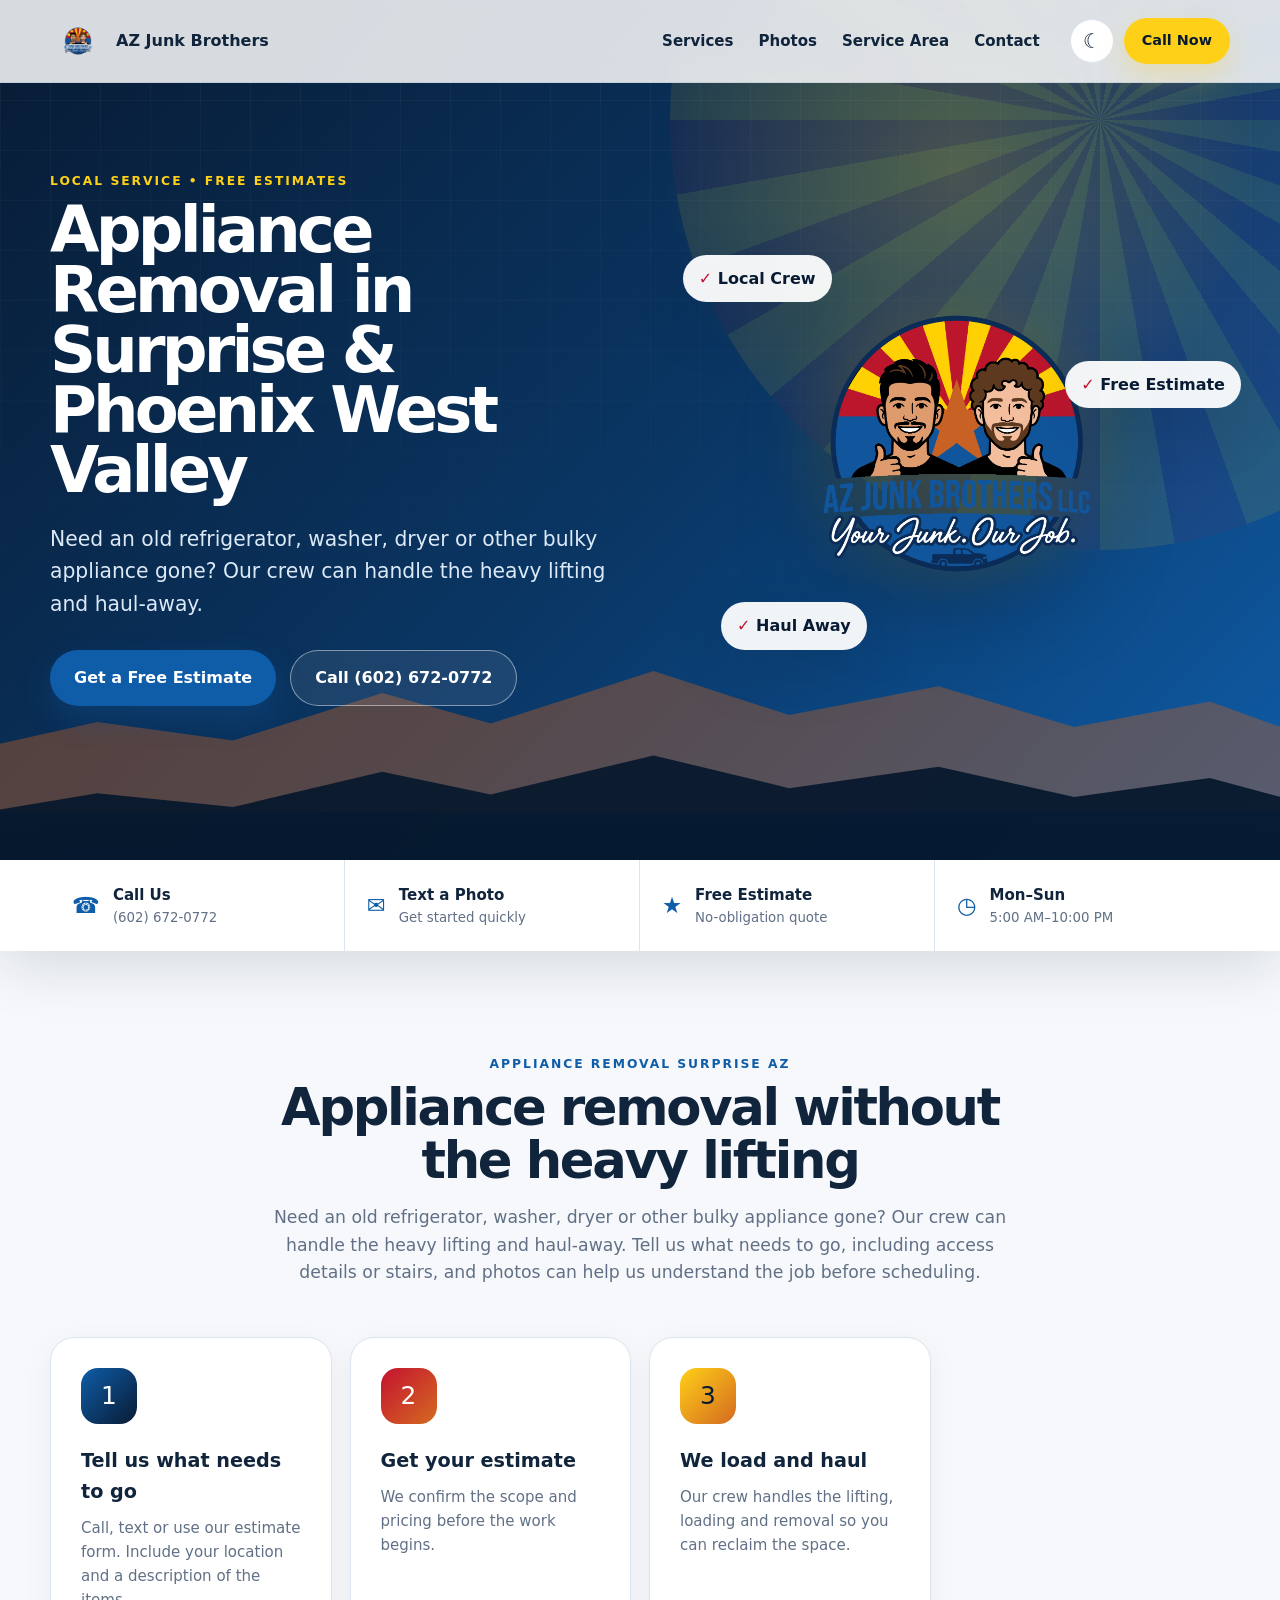
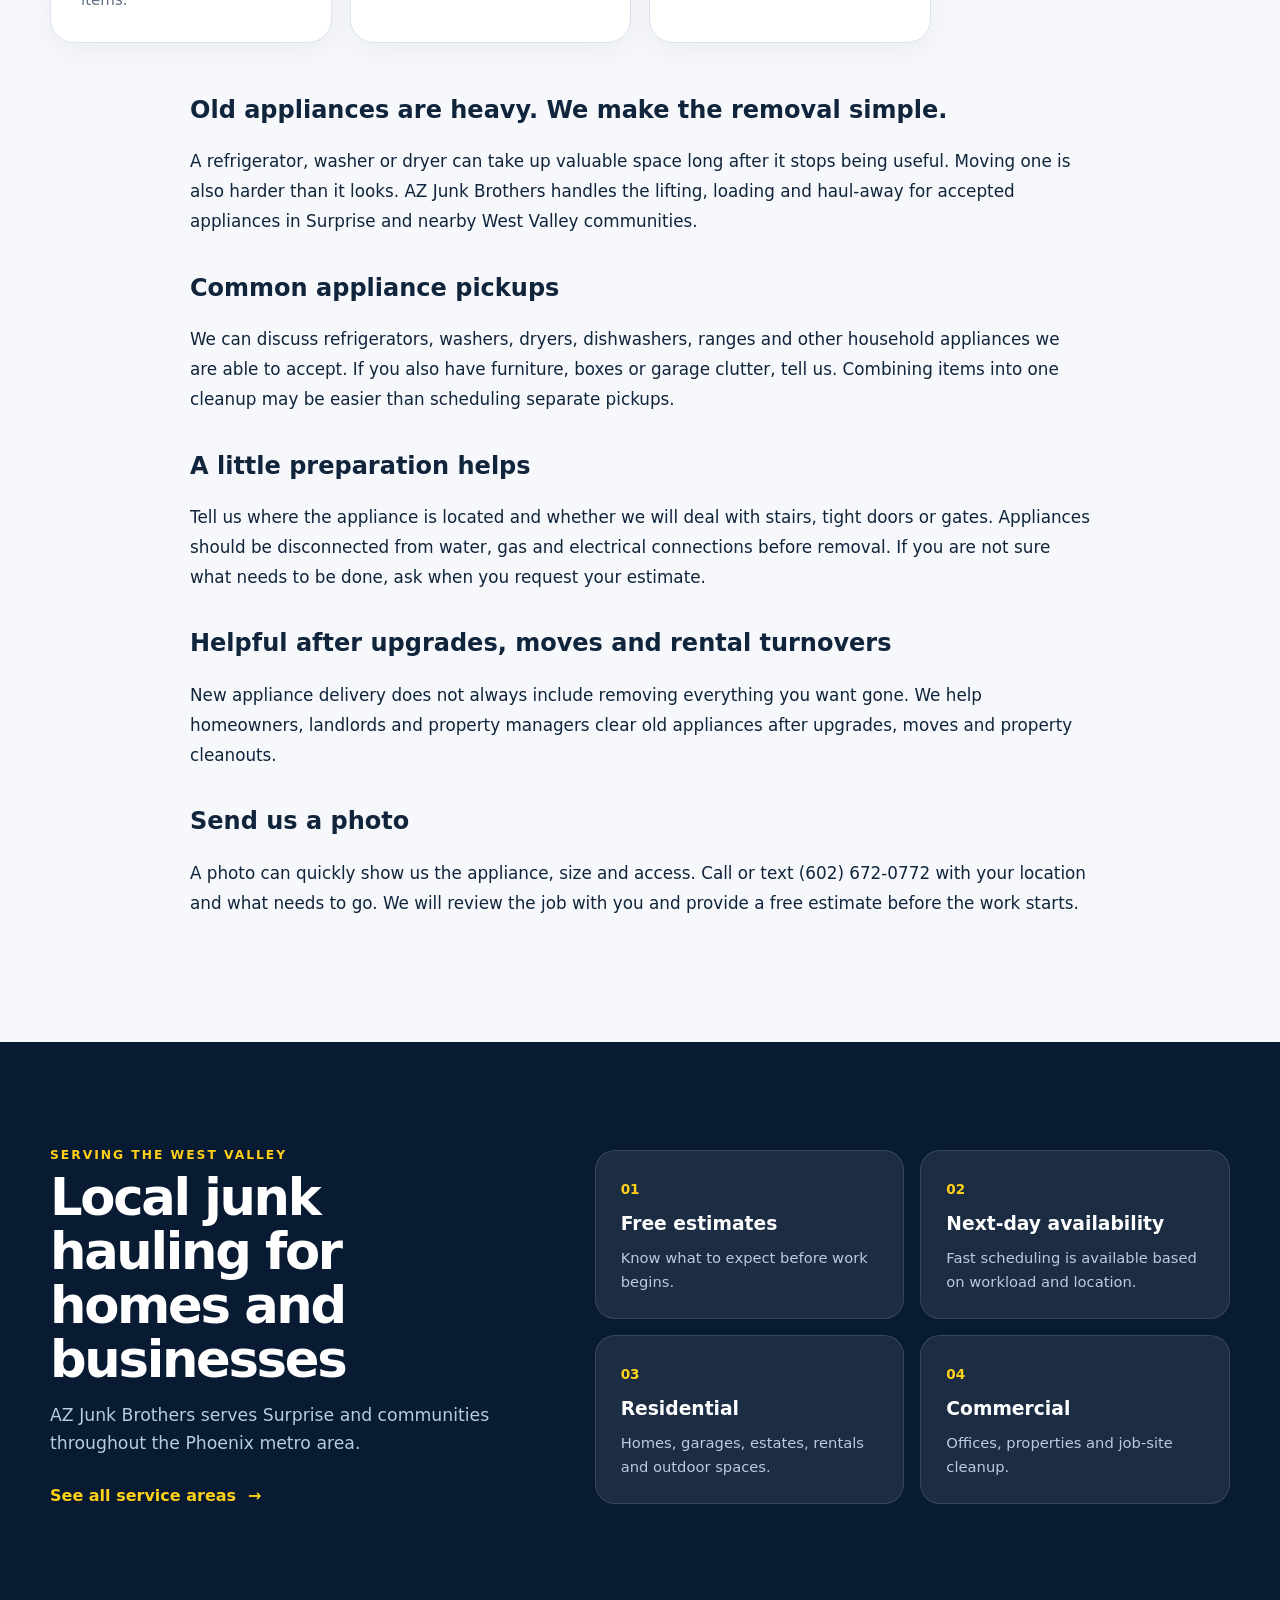
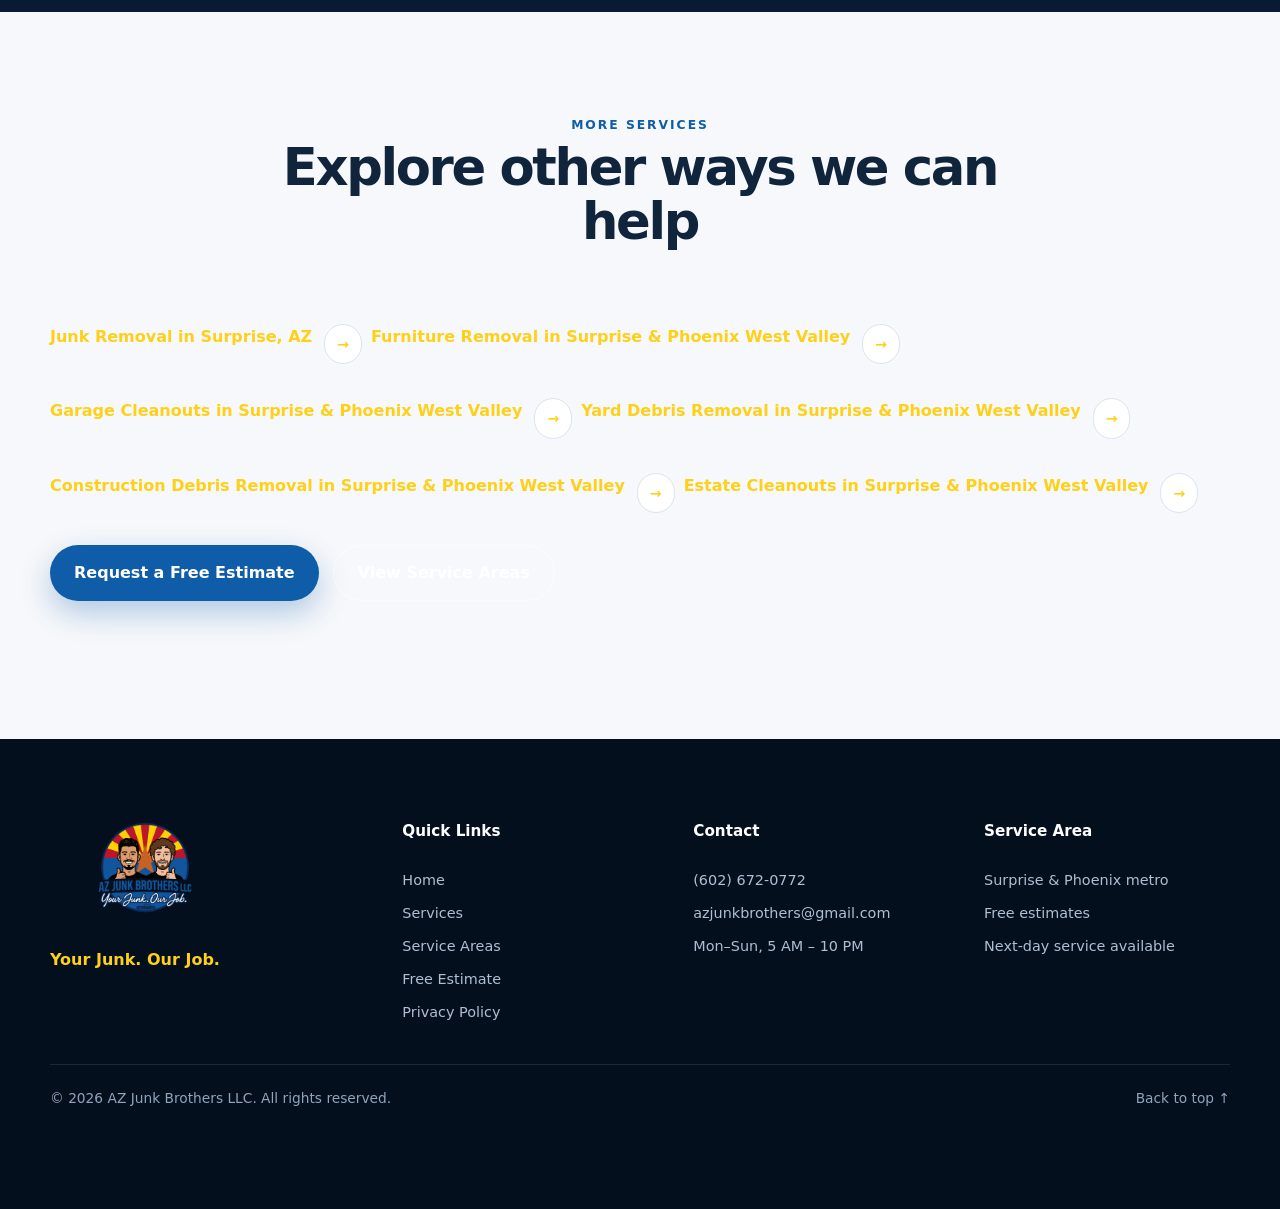
<file: appliance-removal.html>
<!DOCTYPE html>

<html lang="en"><head><meta charset="utf-8"/><meta content="width=device-width,initial-scale=1,viewport-fit=cover" name="viewport"/><meta content="#081b33" name="theme-color"/><title>Appliance Removal in Surprise &amp; Phoenix West Valley | AZ Junk Brothers LLC</title><meta content="Appliance removal in Surprise and the Phoenix West Valley for refrigerators, washers, dryers and other bulky household appliances. Free estimates." name="description"/><meta content="index,follow" name="robots"/><link href="https://junkbrosaz.com/appliance-removal" rel="canonical"/>
<link rel="icon" type="image/png" sizes="48x48" href="/favicon-48x48.png"/>
<link rel="icon" type="image/png" sizes="96x96" href="/favicon-96x96.png"/>
<link rel="icon" type="image/png" sizes="192x192" href="/favicon-192x192.png"/>
<link rel="icon" type="image/png" sizes="512x512" href="/favicon-512x512.png"/>
<link rel="icon" href="/favicon.ico" sizes="any"/>
<link rel="apple-touch-icon" sizes="180x180" href="/apple-touch-icon.png"/>
<link rel="manifest" href="/site.webmanifest"/><link as="image" href="assets/images/az-junk-brothers-logo.png" rel="preload"/><link href="/assets/css/styles.css?v=20260821-1" rel="stylesheet"/><meta content="website" property="og:type"/><meta content="Appliance Removal in Surprise &amp; Phoenix West Valley | AZ Junk Brothers LLC" property="og:title"/><meta content="Appliance removal in Surprise and the Phoenix West Valley for refrigerators, washers, dryers and other bulky household appliances. Free estimates." property="og:description"/><meta content="https://junkbrosaz.com/assets/images/az-junk-brothers-logo.png" property="og:image"/><meta content="https://junkbrosaz.com/appliance-removal" property="og:url"/></head><body><div aria-hidden="true" class="progress" id="progress"></div><header class="site-header" id="top"><div class="shell nav-shell"><a aria-label="AZ Junk Brothers home" class="brand" href="/#top"><img alt="AZ Junk Brothers LLC logo" src="assets/images/az-junk-brothers-logo.png"/><span>AZ Junk Brothers</span></a><button aria-controls="siteNav" aria-expanded="false" aria-label="Open navigation" class="menu-toggle" id="menuToggle"><span></span><span></span><span></span></button><nav aria-label="Primary navigation" class="site-nav" id="siteNav"><a href="/#services">Services</a><a href="/#gallery">Photos</a><a href="/service-areas">Service Area</a><a href="/#contact">Contact</a></nav><div class="nav-actions"><button aria-label="Switch color theme" class="theme-toggle" id="themeToggle" type="button"><span aria-hidden="true" class="theme-icon">☾</span></button><a class="button button-small button-gold" href="tel:+16026720772">Call Now</a></div></div></header><main><section class="hero"><div aria-hidden="true" class="hero-sunburst"></div><div aria-hidden="true" class="desert desert-back"></div><div aria-hidden="true" class="desert desert-front"></div><div class="shell hero-grid"><div class="hero-copy reveal"><div class="eyebrow">Local service • Free estimates</div><h1>Appliance Removal in Surprise &amp; Phoenix West Valley</h1><p class="hero-lead">Need an old refrigerator, washer, dryer or other bulky appliance gone? Our crew can handle the heavy lifting and haul-away.</p><div class="hero-actions"><a class="button button-primary" href="/#contact">Get a Free Estimate</a><a class="button button-ghost" href="tel:+16026720772">Call (602) 672-0772</a></div></div><div class="hero-visual reveal"><div class="logo-stage"><div class="logo-halo"></div><img alt="AZ Junk Brothers LLC junk removal service" src="assets/images/az-junk-brothers-logo.png"/></div><div class="floating-card card-one"><span>✓</span> Local Crew</div><div class="floating-card card-two"><span>✓</span> Free Estimate</div><div class="floating-card card-three"><span>✓</span> Haul Away</div></div></div></section><section class="quick-strip"><div class="shell quick-grid"><a href="tel:+16026720772"><span>☎</span><div><strong>Call Us</strong><small>(602) 672-0772</small></div></a><a href="sms:+16026720772"><span>✉</span><div><strong>Text a Photo</strong><small>Get started quickly</small></div></a><a href="/#contact"><span>★</span><div><strong>Free Estimate</strong><small>No-obligation quote</small></div></a><div><span>◷</span><div><strong>Mon–Sun</strong><small>5:00 AM–10:00 PM</small></div></div></div></section><section class="section"><div class="shell"><div class="section-heading reveal"><div class="eyebrow">appliance removal Surprise AZ</div><h2>Appliance removal without the heavy lifting</h2><p>Need an old refrigerator, washer, dryer or other bulky appliance gone? Our crew can handle the heavy lifting and haul-away. Tell us what needs to go, including access details or stairs, and photos can help us understand the job before scheduling.</p></div><div class="services-grid"><article class="service-card reveal"><div class="service-icon">1</div><h3>Tell us what needs to go</h3><p>Call, text or use our estimate form. Include your location and a description of the items.</p></article><article class="service-card reveal"><div class="service-icon">2</div><h3>Get your estimate</h3><p>We confirm the scope and pricing before the work begins.</p></article><article class="service-card reveal"><div class="service-icon">3</div><h3>We load and haul</h3><p>Our crew handles the lifting, loading and removal so you can reclaim the space.</p></article></div><div class="seo-story reveal" style="max-width:900px;margin:3rem auto 0;"><h2 style="margin-top:2rem;margin-bottom:.75rem;">Old appliances are heavy. We make the removal simple.</h2><p style="font-size:1.05rem;line-height:1.8;margin-bottom:1.25rem;">A refrigerator, washer or dryer can take up valuable space long after it stops being useful. Moving one is also harder than it looks. AZ Junk Brothers handles the lifting, loading and haul-away for accepted appliances in Surprise and nearby West Valley communities.</p><h2 style="margin-top:2rem;margin-bottom:.75rem;">Common appliance pickups</h2><p style="font-size:1.05rem;line-height:1.8;margin-bottom:1.25rem;">We can discuss refrigerators, washers, dryers, dishwashers, ranges and other household appliances we are able to accept. If you also have furniture, boxes or garage clutter, tell us. Combining items into one cleanup may be easier than scheduling separate pickups.</p><h2 style="margin-top:2rem;margin-bottom:.75rem;">A little preparation helps</h2><p style="font-size:1.05rem;line-height:1.8;margin-bottom:1.25rem;">Tell us where the appliance is located and whether we will deal with stairs, tight doors or gates. Appliances should be disconnected from water, gas and electrical connections before removal. If you are not sure what needs to be done, ask when you request your estimate.</p><h2 style="margin-top:2rem;margin-bottom:.75rem;">Helpful after upgrades, moves and rental turnovers</h2><p style="font-size:1.05rem;line-height:1.8;margin-bottom:1.25rem;">New appliance delivery does not always include removing everything you want gone. We help homeowners, landlords and property managers clear old appliances after upgrades, moves and property cleanouts.</p><h2 style="margin-top:2rem;margin-bottom:.75rem;">Send us a photo</h2><p style="font-size:1.05rem;line-height:1.8;margin-bottom:1.25rem;">A photo can quickly show us the appliance, size and access. Call or text (602) 672-0772 with your location and what needs to go. We will review the job with you and provide a free estimate before the work starts.</p></div></div></section><section class="section section-dark why"><div class="shell why-grid"><div class="why-copy reveal"><div class="eyebrow eyebrow-gold">Serving the West Valley</div><h2>Local junk hauling for homes and businesses</h2><p>AZ Junk Brothers serves Surprise and communities throughout the Phoenix metro area.</p><a class="text-link" href="/service-areas">See all service areas <span>→</span></a></div><div class="benefit-grid"><div class="benefit reveal"><strong>01</strong><h3>Free estimates</h3><p>Know what to expect before work begins.</p></div><div class="benefit reveal"><strong>02</strong><h3>Next-day availability</h3><p>Fast scheduling is available based on workload and location.</p></div><div class="benefit reveal"><strong>03</strong><h3>Residential</h3><p>Homes, garages, estates, rentals and outdoor spaces.</p></div><div class="benefit reveal"><strong>04</strong><h3>Commercial</h3><p>Offices, properties and job-site cleanup.</p></div></div></div></section><section class="section"><div class="shell"><div class="section-heading reveal"><div class="eyebrow">More services</div><h2>Explore other ways we can help</h2></div><div class="city-cloud"><a class="text-link" href="/junk-removal-surprise-az">Junk Removal in Surprise, AZ <span>→</span></a><a class="text-link" href="/furniture-removal">Furniture Removal in Surprise &amp; Phoenix West Valley <span>→</span></a><a class="text-link" href="/garage-cleanouts">Garage Cleanouts in Surprise &amp; Phoenix West Valley <span>→</span></a><a class="text-link" href="/yard-debris-removal">Yard Debris Removal in Surprise &amp; Phoenix West Valley <span>→</span></a><a class="text-link" href="/construction-debris-removal">Construction Debris Removal in Surprise &amp; Phoenix West Valley <span>→</span></a><a class="text-link" href="/estate-cleanouts">Estate Cleanouts in Surprise &amp; Phoenix West Valley <span>→</span></a></div><div class="hero-actions" style="margin-top:2rem"><a class="button button-primary" href="/#contact">Request a Free Estimate</a><a class="button button-ghost" href="/service-areas">View Service Areas</a></div></div></section></main><footer class="site-footer"><div class="shell footer-grid"><div class="footer-brand"><img alt="AZ Junk Brothers LLC" src="assets/images/az-junk-brothers-logo.png"/><p>Your Junk. Our Job.</p></div><div><h3>Quick Links</h3><a href="/">Home</a><a href="/#services">Services</a><a href="/service-areas">Service Areas</a><a href="/#contact">Free Estimate</a><a href="/privacy-policy">Privacy Policy</a></div><div><h3>Contact</h3><a href="tel:+16026720772">(602) 672-0772</a><a href="mailto:azjunkbrothers@gmail.com">azjunkbrothers@gmail.com</a><span>Mon–Sun, 5 AM – 10 PM</span></div><div><h3>Service Area</h3><span>Surprise &amp; Phoenix metro</span><span>Free estimates</span><span>Next-day service available</span></div></div><div class="shell footer-bottom"><span>© <span id="year"></span> AZ Junk Brothers LLC. All rights reserved.</span><a href="#top">Back to top ↑</a></div></footer><div aria-label="Quick contact" class="mobile-bar"><a href="tel:+16026720772"><span>☎</span>Call</a><a href="sms:+16026720772"><span>✉</span>Text</a><a href="/#contact"><span>★</span>Estimate</a></div><script type="application/ld+json">{"@context":"https://schema.org","@type":"Service","name":"Appliance Removal in Surprise & Phoenix West Valley","description":"Appliance removal in Surprise and the Phoenix West Valley for refrigerators, washers, dryers and other bulky household appliances. Free estimates.","url":"https://junkbrosaz.com/appliance-removal","provider":{"@type":"LocalBusiness","name":"AZ Junk Brothers LLC","url":"https://junkbrosaz.com/","telephone":"+1-602-672-0772","areaServed":["Surprise","Peoria","Phoenix","Glendale","Goodyear","Sun City","Sun City West","Buckeye","Avondale","El Mirage","Litchfield Park"]},"serviceType":"Appliance junk removal"}</script><script src="assets/js/script.js?v=20260801-1"></script></body></html>
</file>
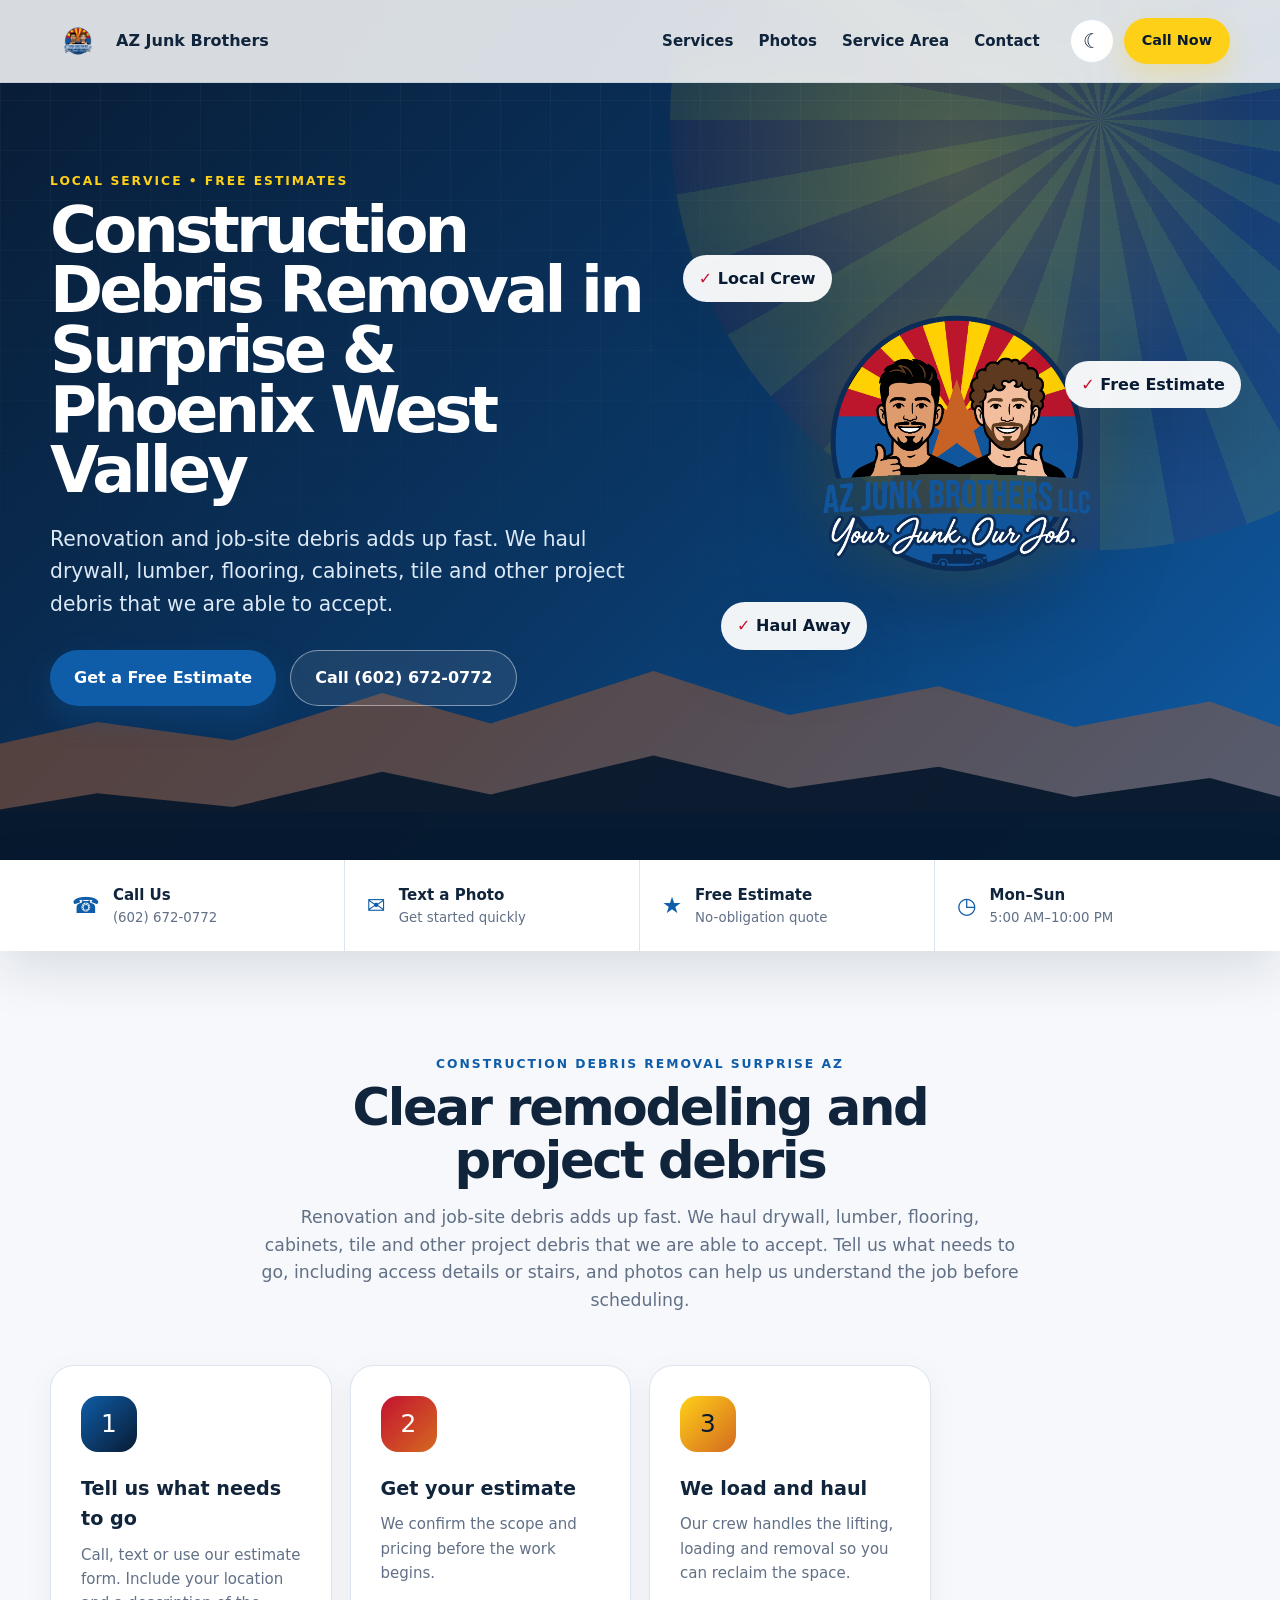
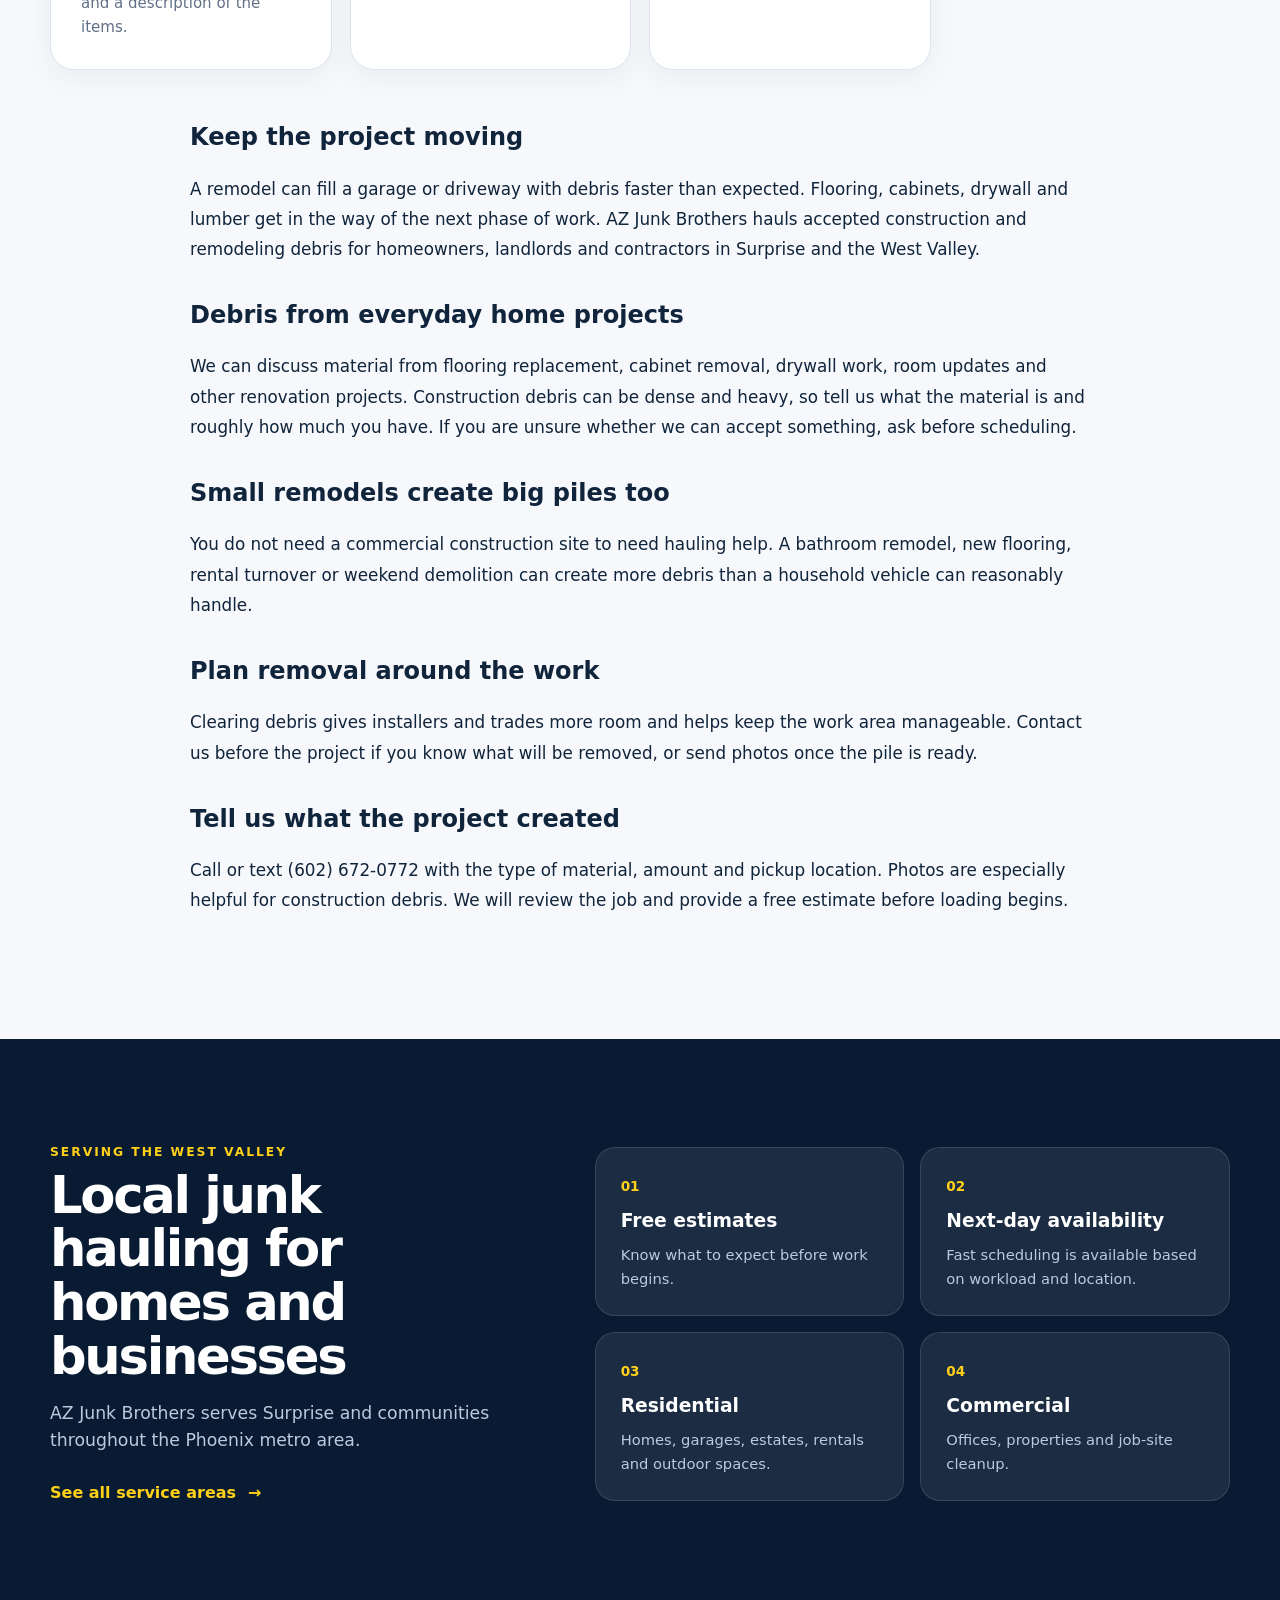
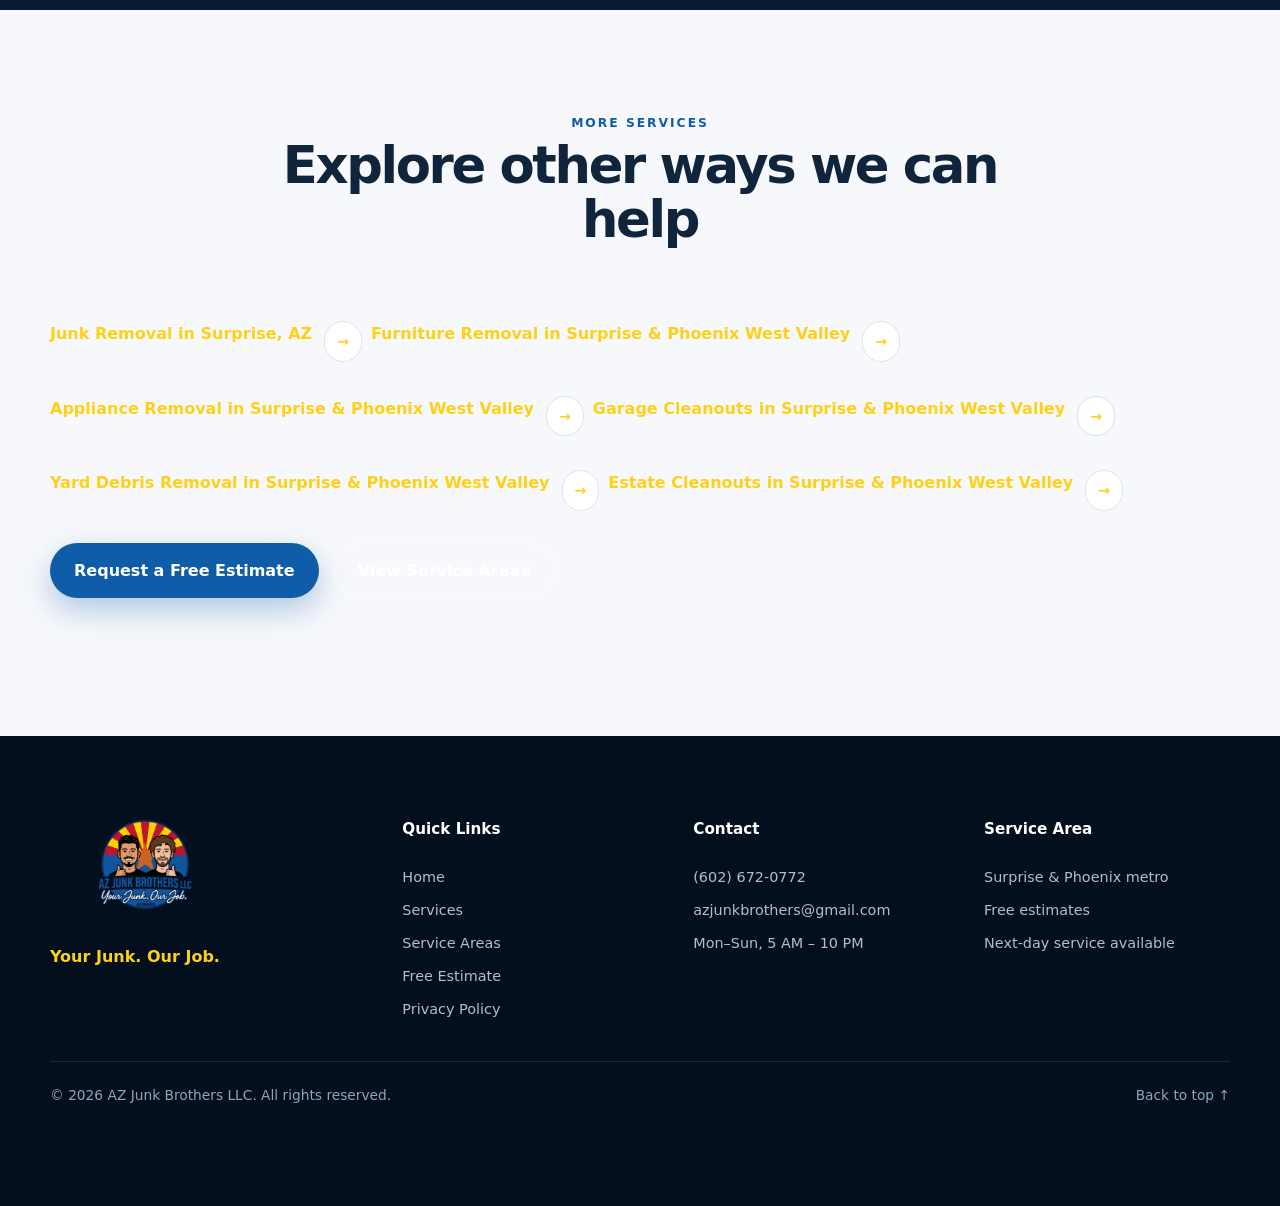
<file: construction-debris-removal.html>
<!DOCTYPE html>

<html lang="en"><head><meta charset="utf-8"/><meta content="width=device-width,initial-scale=1,viewport-fit=cover" name="viewport"/><meta content="#081b33" name="theme-color"/><title>Construction Debris Removal in Surprise &amp; Phoenix West Valley | AZ Junk Brothers LLC</title><meta content="Construction debris removal in Surprise and the Phoenix West Valley for drywall, lumber, flooring, cabinets, tile and renovation debris. Free estimates." name="description"/><meta content="index,follow" name="robots"/><link href="https://junkbrosaz.com/construction-debris-removal" rel="canonical"/>
<link rel="icon" type="image/png" sizes="48x48" href="/favicon-48x48.png"/>
<link rel="icon" type="image/png" sizes="96x96" href="/favicon-96x96.png"/>
<link rel="icon" type="image/png" sizes="192x192" href="/favicon-192x192.png"/>
<link rel="icon" type="image/png" sizes="512x512" href="/favicon-512x512.png"/>
<link rel="icon" href="/favicon.ico" sizes="any"/>
<link rel="apple-touch-icon" sizes="180x180" href="/apple-touch-icon.png"/>
<link rel="manifest" href="/site.webmanifest"/><link as="image" href="assets/images/az-junk-brothers-logo.png" rel="preload"/><link href="/assets/css/styles.css?v=20260821-1" rel="stylesheet"/><meta content="website" property="og:type"/><meta content="Construction Debris Removal in Surprise &amp; Phoenix West Valley | AZ Junk Brothers LLC" property="og:title"/><meta content="Construction debris removal in Surprise and the Phoenix West Valley for drywall, lumber, flooring, cabinets, tile and renovation debris. Free estimates." property="og:description"/><meta content="https://junkbrosaz.com/assets/images/az-junk-brothers-logo.png" property="og:image"/><meta content="https://junkbrosaz.com/construction-debris-removal" property="og:url"/></head><body><div aria-hidden="true" class="progress" id="progress"></div><header class="site-header" id="top"><div class="shell nav-shell"><a aria-label="AZ Junk Brothers home" class="brand" href="/#top"><img alt="AZ Junk Brothers LLC logo" src="assets/images/az-junk-brothers-logo.png"/><span>AZ Junk Brothers</span></a><button aria-controls="siteNav" aria-expanded="false" aria-label="Open navigation" class="menu-toggle" id="menuToggle"><span></span><span></span><span></span></button><nav aria-label="Primary navigation" class="site-nav" id="siteNav"><a href="/#services">Services</a><a href="/#gallery">Photos</a><a href="/service-areas">Service Area</a><a href="/#contact">Contact</a></nav><div class="nav-actions"><button aria-label="Switch color theme" class="theme-toggle" id="themeToggle" type="button"><span aria-hidden="true" class="theme-icon">☾</span></button><a class="button button-small button-gold" href="tel:+16026720772">Call Now</a></div></div></header><main><section class="hero"><div aria-hidden="true" class="hero-sunburst"></div><div aria-hidden="true" class="desert desert-back"></div><div aria-hidden="true" class="desert desert-front"></div><div class="shell hero-grid"><div class="hero-copy reveal"><div class="eyebrow">Local service • Free estimates</div><h1>Construction Debris Removal in Surprise &amp; Phoenix West Valley</h1><p class="hero-lead">Renovation and job-site debris adds up fast. We haul drywall, lumber, flooring, cabinets, tile and other project debris that we are able to accept.</p><div class="hero-actions"><a class="button button-primary" href="/#contact">Get a Free Estimate</a><a class="button button-ghost" href="tel:+16026720772">Call (602) 672-0772</a></div></div><div class="hero-visual reveal"><div class="logo-stage"><div class="logo-halo"></div><img alt="AZ Junk Brothers LLC junk removal service" src="assets/images/az-junk-brothers-logo.png"/></div><div class="floating-card card-one"><span>✓</span> Local Crew</div><div class="floating-card card-two"><span>✓</span> Free Estimate</div><div class="floating-card card-three"><span>✓</span> Haul Away</div></div></div></section><section class="quick-strip"><div class="shell quick-grid"><a href="tel:+16026720772"><span>☎</span><div><strong>Call Us</strong><small>(602) 672-0772</small></div></a><a href="sms:+16026720772"><span>✉</span><div><strong>Text a Photo</strong><small>Get started quickly</small></div></a><a href="/#contact"><span>★</span><div><strong>Free Estimate</strong><small>No-obligation quote</small></div></a><div><span>◷</span><div><strong>Mon–Sun</strong><small>5:00 AM–10:00 PM</small></div></div></div></section><section class="section"><div class="shell"><div class="section-heading reveal"><div class="eyebrow">construction debris removal Surprise AZ</div><h2>Clear remodeling and project debris</h2><p>Renovation and job-site debris adds up fast. We haul drywall, lumber, flooring, cabinets, tile and other project debris that we are able to accept. Tell us what needs to go, including access details or stairs, and photos can help us understand the job before scheduling.</p></div><div class="services-grid"><article class="service-card reveal"><div class="service-icon">1</div><h3>Tell us what needs to go</h3><p>Call, text or use our estimate form. Include your location and a description of the items.</p></article><article class="service-card reveal"><div class="service-icon">2</div><h3>Get your estimate</h3><p>We confirm the scope and pricing before the work begins.</p></article><article class="service-card reveal"><div class="service-icon">3</div><h3>We load and haul</h3><p>Our crew handles the lifting, loading and removal so you can reclaim the space.</p></article></div><div class="seo-story reveal" style="max-width:900px;margin:3rem auto 0;"><h2 style="margin-top:2rem;margin-bottom:.75rem;">Keep the project moving</h2><p style="font-size:1.05rem;line-height:1.8;margin-bottom:1.25rem;">A remodel can fill a garage or driveway with debris faster than expected. Flooring, cabinets, drywall and lumber get in the way of the next phase of work. AZ Junk Brothers hauls accepted construction and remodeling debris for homeowners, landlords and contractors in Surprise and the West Valley.</p><h2 style="margin-top:2rem;margin-bottom:.75rem;">Debris from everyday home projects</h2><p style="font-size:1.05rem;line-height:1.8;margin-bottom:1.25rem;">We can discuss material from flooring replacement, cabinet removal, drywall work, room updates and other renovation projects. Construction debris can be dense and heavy, so tell us what the material is and roughly how much you have. If you are unsure whether we can accept something, ask before scheduling.</p><h2 style="margin-top:2rem;margin-bottom:.75rem;">Small remodels create big piles too</h2><p style="font-size:1.05rem;line-height:1.8;margin-bottom:1.25rem;">You do not need a commercial construction site to need hauling help. A bathroom remodel, new flooring, rental turnover or weekend demolition can create more debris than a household vehicle can reasonably handle.</p><h2 style="margin-top:2rem;margin-bottom:.75rem;">Plan removal around the work</h2><p style="font-size:1.05rem;line-height:1.8;margin-bottom:1.25rem;">Clearing debris gives installers and trades more room and helps keep the work area manageable. Contact us before the project if you know what will be removed, or send photos once the pile is ready.</p><h2 style="margin-top:2rem;margin-bottom:.75rem;">Tell us what the project created</h2><p style="font-size:1.05rem;line-height:1.8;margin-bottom:1.25rem;">Call or text (602) 672-0772 with the type of material, amount and pickup location. Photos are especially helpful for construction debris. We will review the job and provide a free estimate before loading begins.</p></div></div></section><section class="section section-dark why"><div class="shell why-grid"><div class="why-copy reveal"><div class="eyebrow eyebrow-gold">Serving the West Valley</div><h2>Local junk hauling for homes and businesses</h2><p>AZ Junk Brothers serves Surprise and communities throughout the Phoenix metro area.</p><a class="text-link" href="/service-areas">See all service areas <span>→</span></a></div><div class="benefit-grid"><div class="benefit reveal"><strong>01</strong><h3>Free estimates</h3><p>Know what to expect before work begins.</p></div><div class="benefit reveal"><strong>02</strong><h3>Next-day availability</h3><p>Fast scheduling is available based on workload and location.</p></div><div class="benefit reveal"><strong>03</strong><h3>Residential</h3><p>Homes, garages, estates, rentals and outdoor spaces.</p></div><div class="benefit reveal"><strong>04</strong><h3>Commercial</h3><p>Offices, properties and job-site cleanup.</p></div></div></div></section><section class="section"><div class="shell"><div class="section-heading reveal"><div class="eyebrow">More services</div><h2>Explore other ways we can help</h2></div><div class="city-cloud"><a class="text-link" href="/junk-removal-surprise-az">Junk Removal in Surprise, AZ <span>→</span></a><a class="text-link" href="/furniture-removal">Furniture Removal in Surprise &amp; Phoenix West Valley <span>→</span></a><a class="text-link" href="/appliance-removal">Appliance Removal in Surprise &amp; Phoenix West Valley <span>→</span></a><a class="text-link" href="/garage-cleanouts">Garage Cleanouts in Surprise &amp; Phoenix West Valley <span>→</span></a><a class="text-link" href="/yard-debris-removal">Yard Debris Removal in Surprise &amp; Phoenix West Valley <span>→</span></a><a class="text-link" href="/estate-cleanouts">Estate Cleanouts in Surprise &amp; Phoenix West Valley <span>→</span></a></div><div class="hero-actions" style="margin-top:2rem"><a class="button button-primary" href="/#contact">Request a Free Estimate</a><a class="button button-ghost" href="/service-areas">View Service Areas</a></div></div></section></main><footer class="site-footer"><div class="shell footer-grid"><div class="footer-brand"><img alt="AZ Junk Brothers LLC" src="assets/images/az-junk-brothers-logo.png"/><p>Your Junk. Our Job.</p></div><div><h3>Quick Links</h3><a href="/">Home</a><a href="/#services">Services</a><a href="/service-areas">Service Areas</a><a href="/#contact">Free Estimate</a><a href="/privacy-policy">Privacy Policy</a></div><div><h3>Contact</h3><a href="tel:+16026720772">(602) 672-0772</a><a href="mailto:azjunkbrothers@gmail.com">azjunkbrothers@gmail.com</a><span>Mon–Sun, 5 AM – 10 PM</span></div><div><h3>Service Area</h3><span>Surprise &amp; Phoenix metro</span><span>Free estimates</span><span>Next-day service available</span></div></div><div class="shell footer-bottom"><span>© <span id="year"></span> AZ Junk Brothers LLC. All rights reserved.</span><a href="#top">Back to top ↑</a></div></footer><div aria-label="Quick contact" class="mobile-bar"><a href="tel:+16026720772"><span>☎</span>Call</a><a href="sms:+16026720772"><span>✉</span>Text</a><a href="/#contact"><span>★</span>Estimate</a></div><script type="application/ld+json">{"@context":"https://schema.org","@type":"Service","name":"Construction Debris Removal in Surprise & Phoenix West Valley","description":"Construction debris removal in Surprise and the Phoenix West Valley for drywall, lumber, flooring, cabinets, tile and renovation debris. Free estimates.","url":"https://junkbrosaz.com/construction-debris-removal","provider":{"@type":"LocalBusiness","name":"AZ Junk Brothers LLC","url":"https://junkbrosaz.com/","telephone":"+1-602-672-0772","areaServed":["Surprise","Peoria","Phoenix","Glendale","Goodyear","Sun City","Sun City West","Buckeye","Avondale","El Mirage","Litchfield Park"]},"serviceType":"Construction junk removal"}</script><script src="assets/js/script.js?v=20260801-1"></script></body></html>
</file>
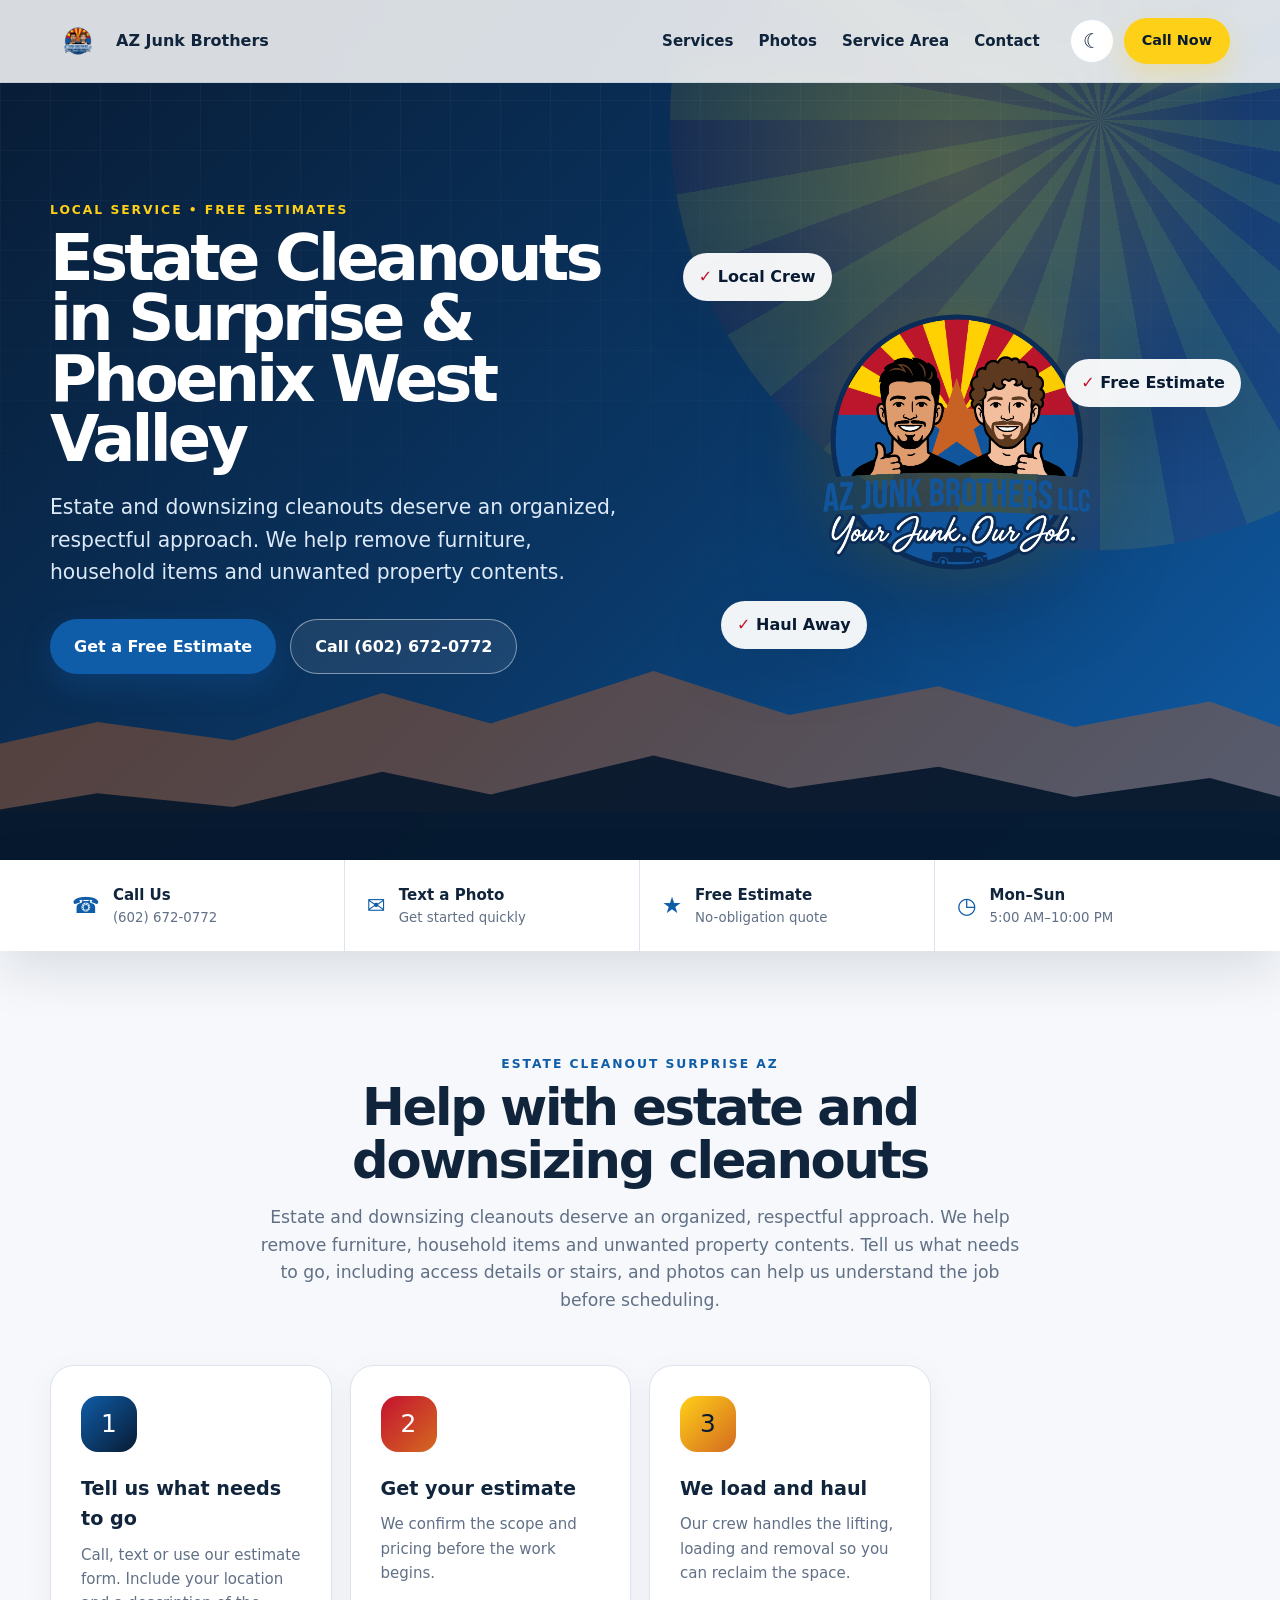
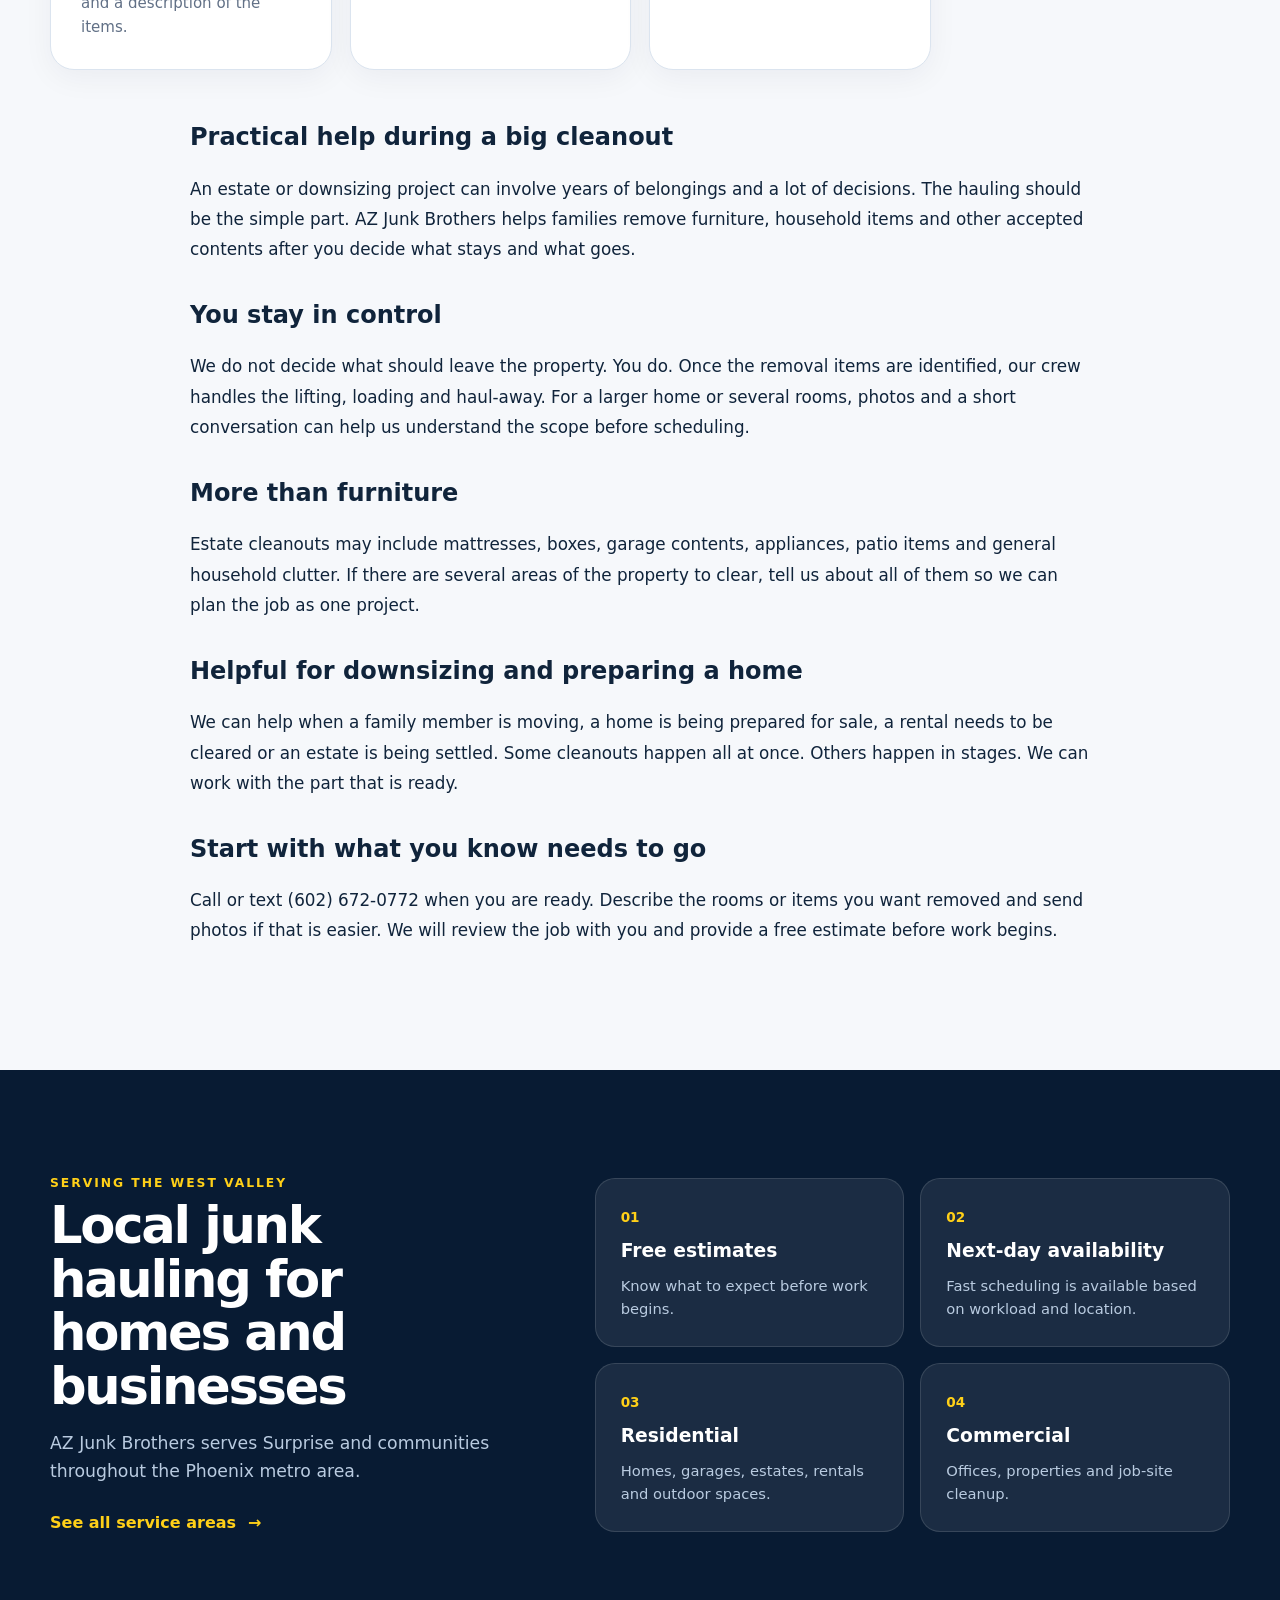
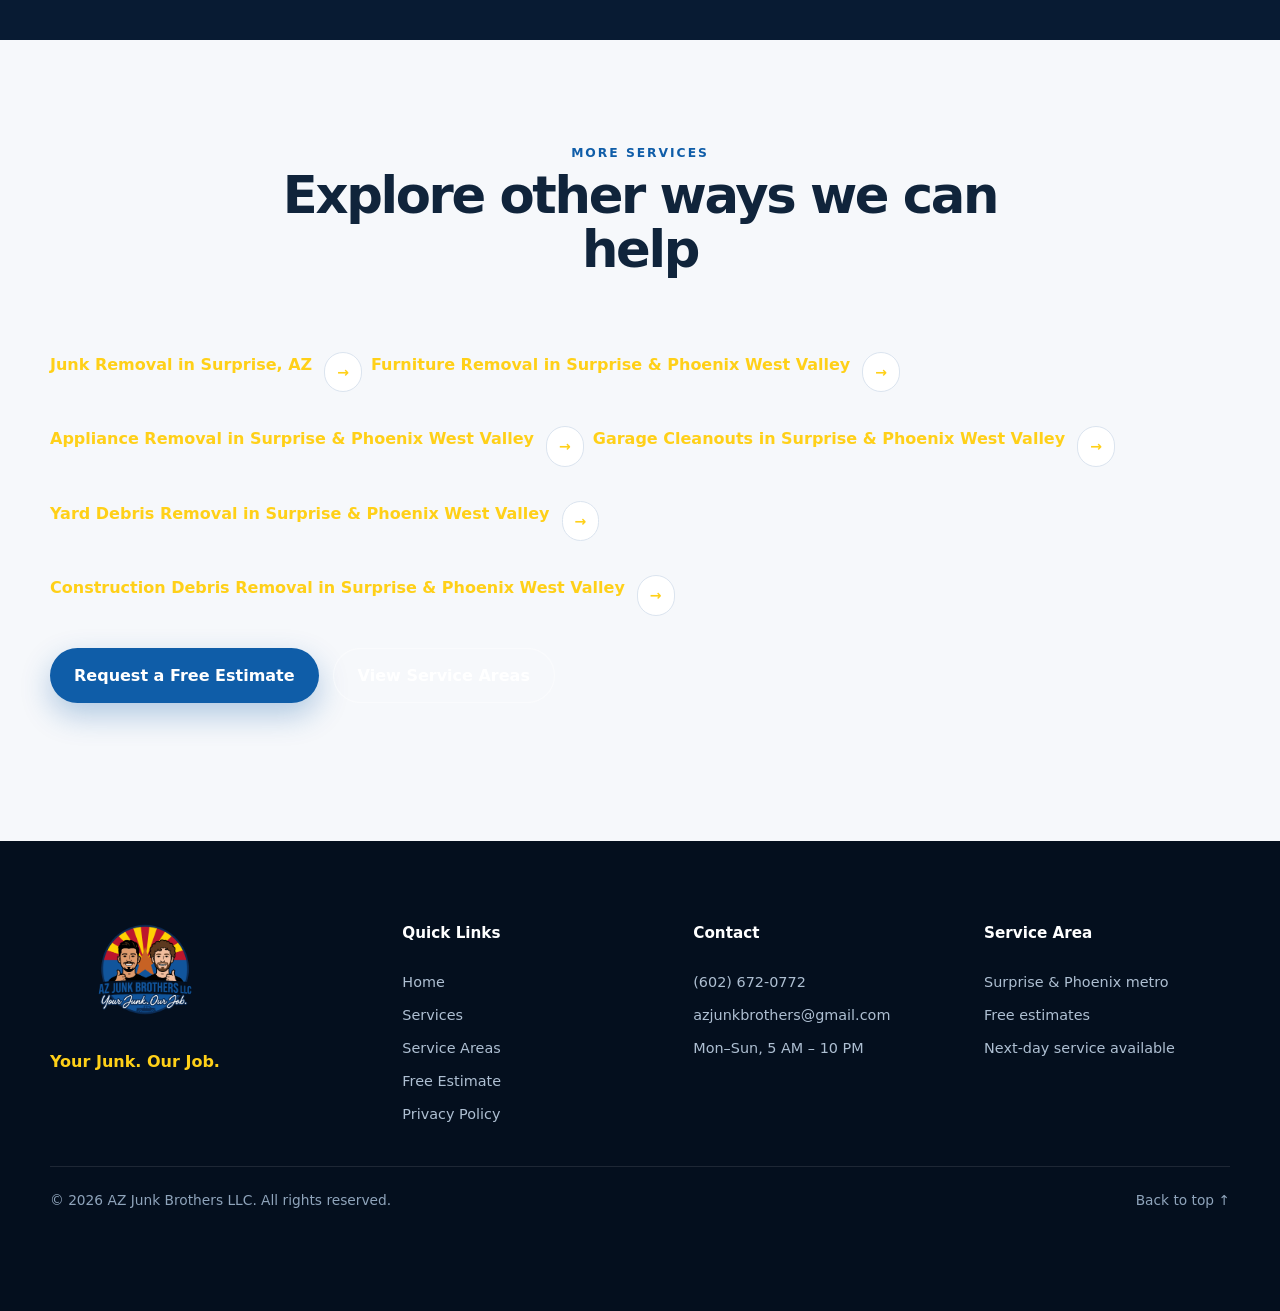
<file: estate-cleanouts.html>
<!DOCTYPE html>

<html lang="en"><head><meta charset="utf-8"/><meta content="width=device-width,initial-scale=1,viewport-fit=cover" name="viewport"/><meta content="#081b33" name="theme-color"/><title>Estate Cleanouts in Surprise &amp; Phoenix West Valley | AZ Junk Brothers LLC</title><meta content="Respectful estate cleanout services in Surprise and the Phoenix West Valley for inherited properties, downsizing and household cleanouts. Free estimates." name="description"/><meta content="index,follow" name="robots"/><link href="https://junkbrosaz.com/estate-cleanouts" rel="canonical"/>
<link rel="icon" type="image/png" sizes="48x48" href="/favicon-48x48.png"/>
<link rel="icon" type="image/png" sizes="96x96" href="/favicon-96x96.png"/>
<link rel="icon" type="image/png" sizes="192x192" href="/favicon-192x192.png"/>
<link rel="icon" type="image/png" sizes="512x512" href="/favicon-512x512.png"/>
<link rel="icon" href="/favicon.ico" sizes="any"/>
<link rel="apple-touch-icon" sizes="180x180" href="/apple-touch-icon.png"/>
<link rel="manifest" href="/site.webmanifest"/><link as="image" href="assets/images/az-junk-brothers-logo.png" rel="preload"/><link href="/assets/css/styles.css?v=20260821-1" rel="stylesheet"/><meta content="website" property="og:type"/><meta content="Estate Cleanouts in Surprise &amp; Phoenix West Valley | AZ Junk Brothers LLC" property="og:title"/><meta content="Respectful estate cleanout services in Surprise and the Phoenix West Valley for inherited properties, downsizing and household cleanouts. Free estimates." property="og:description"/><meta content="https://junkbrosaz.com/assets/images/az-junk-brothers-logo.png" property="og:image"/><meta content="https://junkbrosaz.com/estate-cleanouts" property="og:url"/></head><body><div aria-hidden="true" class="progress" id="progress"></div><header class="site-header" id="top"><div class="shell nav-shell"><a aria-label="AZ Junk Brothers home" class="brand" href="/#top"><img alt="AZ Junk Brothers LLC logo" src="assets/images/az-junk-brothers-logo.png"/><span>AZ Junk Brothers</span></a><button aria-controls="siteNav" aria-expanded="false" aria-label="Open navigation" class="menu-toggle" id="menuToggle"><span></span><span></span><span></span></button><nav aria-label="Primary navigation" class="site-nav" id="siteNav"><a href="/#services">Services</a><a href="/#gallery">Photos</a><a href="/service-areas">Service Area</a><a href="/#contact">Contact</a></nav><div class="nav-actions"><button aria-label="Switch color theme" class="theme-toggle" id="themeToggle" type="button"><span aria-hidden="true" class="theme-icon">☾</span></button><a class="button button-small button-gold" href="tel:+16026720772">Call Now</a></div></div></header><main><section class="hero"><div aria-hidden="true" class="hero-sunburst"></div><div aria-hidden="true" class="desert desert-back"></div><div aria-hidden="true" class="desert desert-front"></div><div class="shell hero-grid"><div class="hero-copy reveal"><div class="eyebrow">Local service • Free estimates</div><h1>Estate Cleanouts in Surprise &amp; Phoenix West Valley</h1><p class="hero-lead">Estate and downsizing cleanouts deserve an organized, respectful approach. We help remove furniture, household items and unwanted property contents.</p><div class="hero-actions"><a class="button button-primary" href="/#contact">Get a Free Estimate</a><a class="button button-ghost" href="tel:+16026720772">Call (602) 672-0772</a></div></div><div class="hero-visual reveal"><div class="logo-stage"><div class="logo-halo"></div><img alt="AZ Junk Brothers LLC junk removal service" src="assets/images/az-junk-brothers-logo.png"/></div><div class="floating-card card-one"><span>✓</span> Local Crew</div><div class="floating-card card-two"><span>✓</span> Free Estimate</div><div class="floating-card card-three"><span>✓</span> Haul Away</div></div></div></section><section class="quick-strip"><div class="shell quick-grid"><a href="tel:+16026720772"><span>☎</span><div><strong>Call Us</strong><small>(602) 672-0772</small></div></a><a href="sms:+16026720772"><span>✉</span><div><strong>Text a Photo</strong><small>Get started quickly</small></div></a><a href="/#contact"><span>★</span><div><strong>Free Estimate</strong><small>No-obligation quote</small></div></a><div><span>◷</span><div><strong>Mon–Sun</strong><small>5:00 AM–10:00 PM</small></div></div></div></section><section class="section"><div class="shell"><div class="section-heading reveal"><div class="eyebrow">estate cleanout Surprise AZ</div><h2>Help with estate and downsizing cleanouts</h2><p>Estate and downsizing cleanouts deserve an organized, respectful approach. We help remove furniture, household items and unwanted property contents. Tell us what needs to go, including access details or stairs, and photos can help us understand the job before scheduling.</p></div><div class="services-grid"><article class="service-card reveal"><div class="service-icon">1</div><h3>Tell us what needs to go</h3><p>Call, text or use our estimate form. Include your location and a description of the items.</p></article><article class="service-card reveal"><div class="service-icon">2</div><h3>Get your estimate</h3><p>We confirm the scope and pricing before the work begins.</p></article><article class="service-card reveal"><div class="service-icon">3</div><h3>We load and haul</h3><p>Our crew handles the lifting, loading and removal so you can reclaim the space.</p></article></div><div class="seo-story reveal" style="max-width:900px;margin:3rem auto 0;"><h2 style="margin-top:2rem;margin-bottom:.75rem;">Practical help during a big cleanout</h2><p style="font-size:1.05rem;line-height:1.8;margin-bottom:1.25rem;">An estate or downsizing project can involve years of belongings and a lot of decisions. The hauling should be the simple part. AZ Junk Brothers helps families remove furniture, household items and other accepted contents after you decide what stays and what goes.</p><h2 style="margin-top:2rem;margin-bottom:.75rem;">You stay in control</h2><p style="font-size:1.05rem;line-height:1.8;margin-bottom:1.25rem;">We do not decide what should leave the property. You do. Once the removal items are identified, our crew handles the lifting, loading and haul-away. For a larger home or several rooms, photos and a short conversation can help us understand the scope before scheduling.</p><h2 style="margin-top:2rem;margin-bottom:.75rem;">More than furniture</h2><p style="font-size:1.05rem;line-height:1.8;margin-bottom:1.25rem;">Estate cleanouts may include mattresses, boxes, garage contents, appliances, patio items and general household clutter. If there are several areas of the property to clear, tell us about all of them so we can plan the job as one project.</p><h2 style="margin-top:2rem;margin-bottom:.75rem;">Helpful for downsizing and preparing a home</h2><p style="font-size:1.05rem;line-height:1.8;margin-bottom:1.25rem;">We can help when a family member is moving, a home is being prepared for sale, a rental needs to be cleared or an estate is being settled. Some cleanouts happen all at once. Others happen in stages. We can work with the part that is ready.</p><h2 style="margin-top:2rem;margin-bottom:.75rem;">Start with what you know needs to go</h2><p style="font-size:1.05rem;line-height:1.8;margin-bottom:1.25rem;">Call or text (602) 672-0772 when you are ready. Describe the rooms or items you want removed and send photos if that is easier. We will review the job with you and provide a free estimate before work begins.</p></div></div></section><section class="section section-dark why"><div class="shell why-grid"><div class="why-copy reveal"><div class="eyebrow eyebrow-gold">Serving the West Valley</div><h2>Local junk hauling for homes and businesses</h2><p>AZ Junk Brothers serves Surprise and communities throughout the Phoenix metro area.</p><a class="text-link" href="/service-areas">See all service areas <span>→</span></a></div><div class="benefit-grid"><div class="benefit reveal"><strong>01</strong><h3>Free estimates</h3><p>Know what to expect before work begins.</p></div><div class="benefit reveal"><strong>02</strong><h3>Next-day availability</h3><p>Fast scheduling is available based on workload and location.</p></div><div class="benefit reveal"><strong>03</strong><h3>Residential</h3><p>Homes, garages, estates, rentals and outdoor spaces.</p></div><div class="benefit reveal"><strong>04</strong><h3>Commercial</h3><p>Offices, properties and job-site cleanup.</p></div></div></div></section><section class="section"><div class="shell"><div class="section-heading reveal"><div class="eyebrow">More services</div><h2>Explore other ways we can help</h2></div><div class="city-cloud"><a class="text-link" href="/junk-removal-surprise-az">Junk Removal in Surprise, AZ <span>→</span></a><a class="text-link" href="/furniture-removal">Furniture Removal in Surprise &amp; Phoenix West Valley <span>→</span></a><a class="text-link" href="/appliance-removal">Appliance Removal in Surprise &amp; Phoenix West Valley <span>→</span></a><a class="text-link" href="/garage-cleanouts">Garage Cleanouts in Surprise &amp; Phoenix West Valley <span>→</span></a><a class="text-link" href="/yard-debris-removal">Yard Debris Removal in Surprise &amp; Phoenix West Valley <span>→</span></a><a class="text-link" href="/construction-debris-removal">Construction Debris Removal in Surprise &amp; Phoenix West Valley <span>→</span></a></div><div class="hero-actions" style="margin-top:2rem"><a class="button button-primary" href="/#contact">Request a Free Estimate</a><a class="button button-ghost" href="/service-areas">View Service Areas</a></div></div></section></main><footer class="site-footer"><div class="shell footer-grid"><div class="footer-brand"><img alt="AZ Junk Brothers LLC" src="assets/images/az-junk-brothers-logo.png"/><p>Your Junk. Our Job.</p></div><div><h3>Quick Links</h3><a href="/">Home</a><a href="/#services">Services</a><a href="/service-areas">Service Areas</a><a href="/#contact">Free Estimate</a><a href="/privacy-policy">Privacy Policy</a></div><div><h3>Contact</h3><a href="tel:+16026720772">(602) 672-0772</a><a href="mailto:azjunkbrothers@gmail.com">azjunkbrothers@gmail.com</a><span>Mon–Sun, 5 AM – 10 PM</span></div><div><h3>Service Area</h3><span>Surprise &amp; Phoenix metro</span><span>Free estimates</span><span>Next-day service available</span></div></div><div class="shell footer-bottom"><span>© <span id="year"></span> AZ Junk Brothers LLC. All rights reserved.</span><a href="#top">Back to top ↑</a></div></footer><div aria-label="Quick contact" class="mobile-bar"><a href="tel:+16026720772"><span>☎</span>Call</a><a href="sms:+16026720772"><span>✉</span>Text</a><a href="/#contact"><span>★</span>Estimate</a></div><script type="application/ld+json">{"@context":"https://schema.org","@type":"Service","name":"Estate Cleanouts in Surprise & Phoenix West Valley","description":"Respectful estate cleanout services in Surprise and the Phoenix West Valley for inherited properties, downsizing and household cleanouts. Free estimates.","url":"https://junkbrosaz.com/estate-cleanouts","provider":{"@type":"LocalBusiness","name":"AZ Junk Brothers LLC","url":"https://junkbrosaz.com/","telephone":"+1-602-672-0772","areaServed":["Surprise","Peoria","Phoenix","Glendale","Goodyear","Sun City","Sun City West","Buckeye","Avondale","El Mirage","Litchfield Park"]},"serviceType":"Estate junk removal"}</script><script src="assets/js/script.js?v=20260801-1"></script></body></html>
</file>
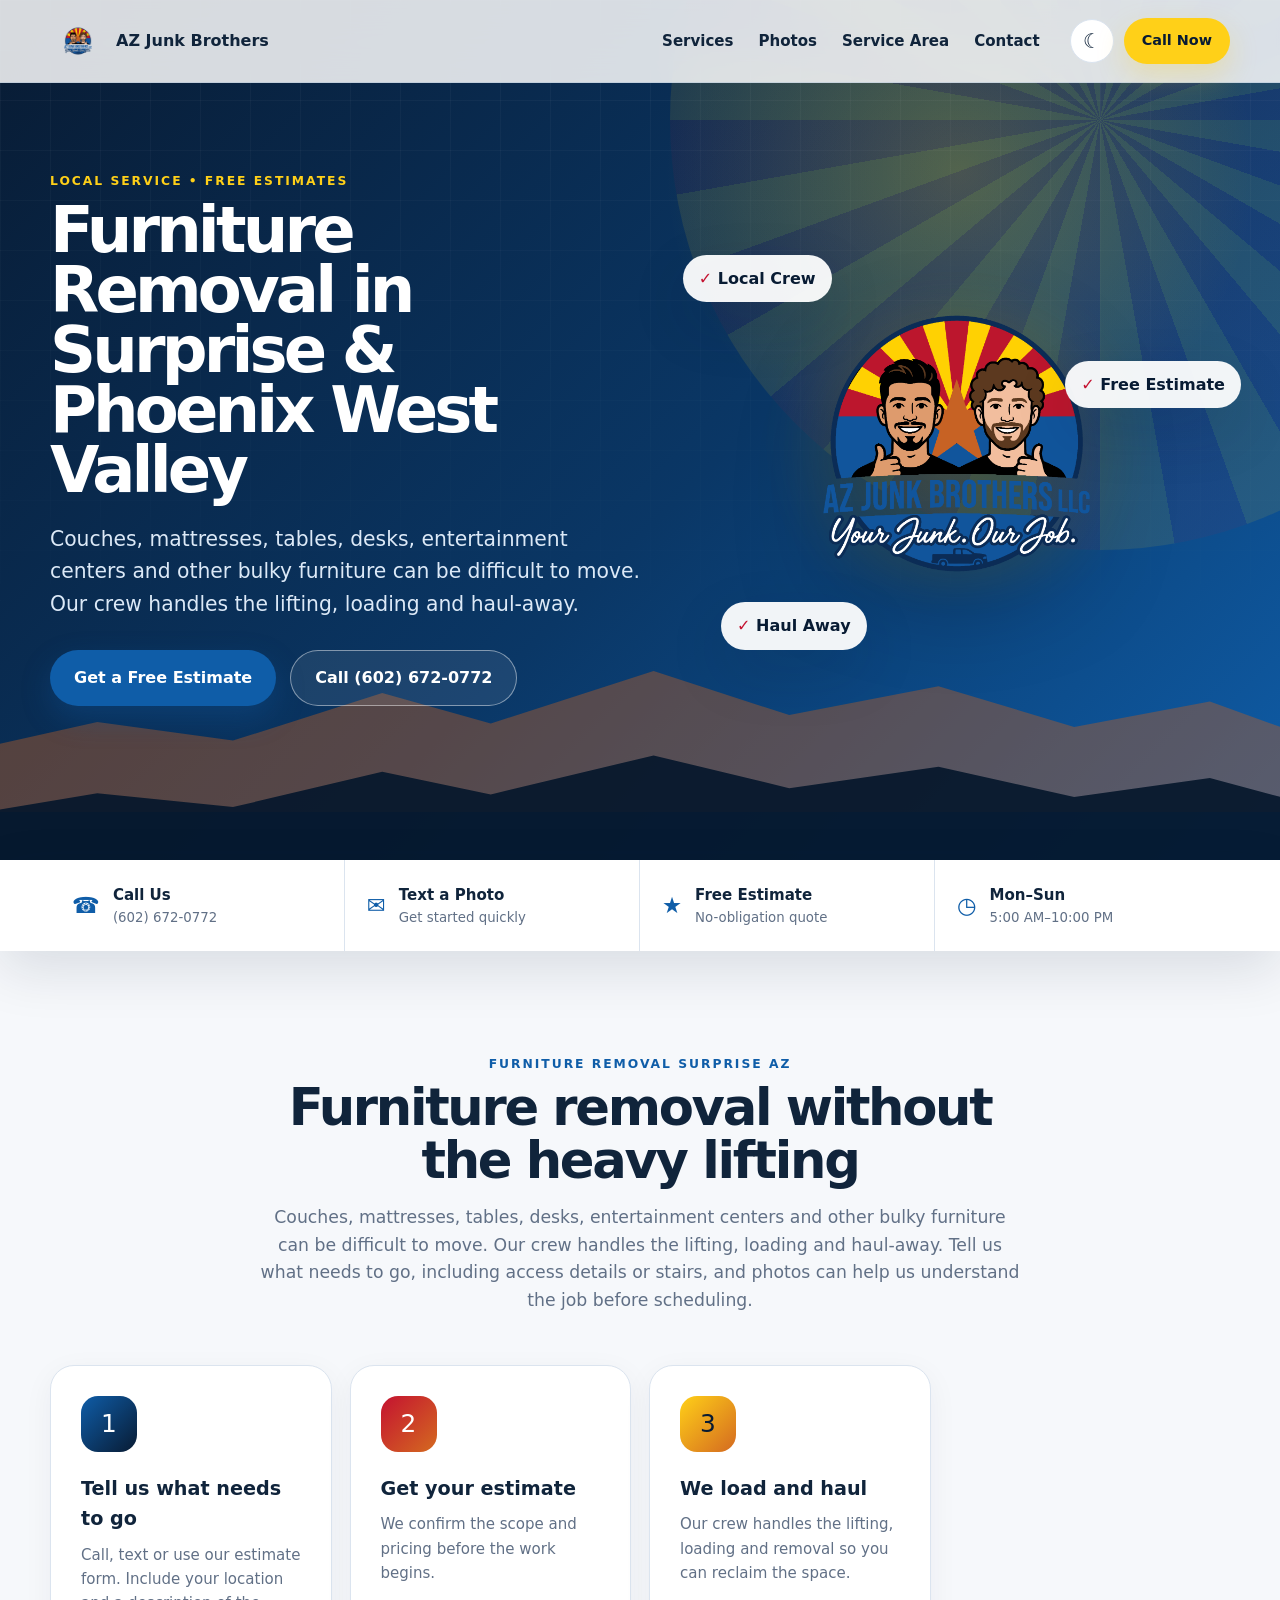
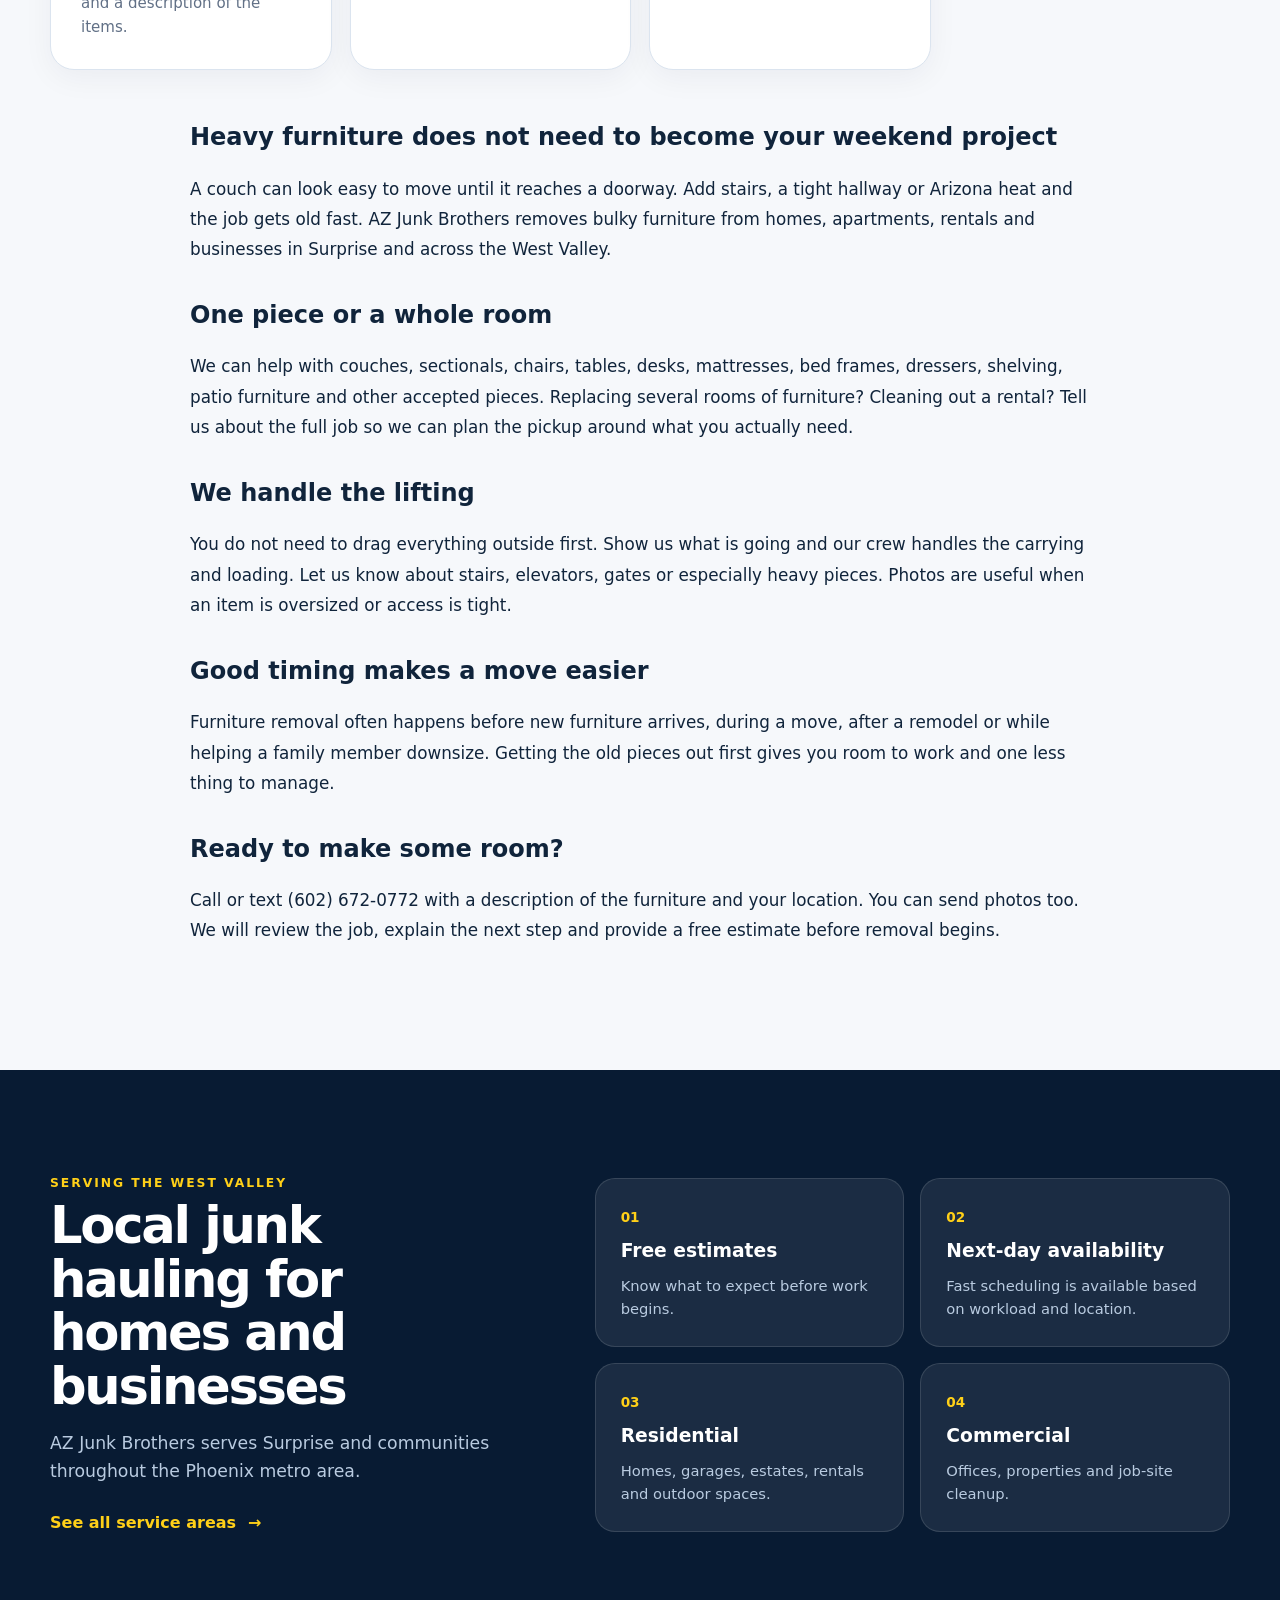
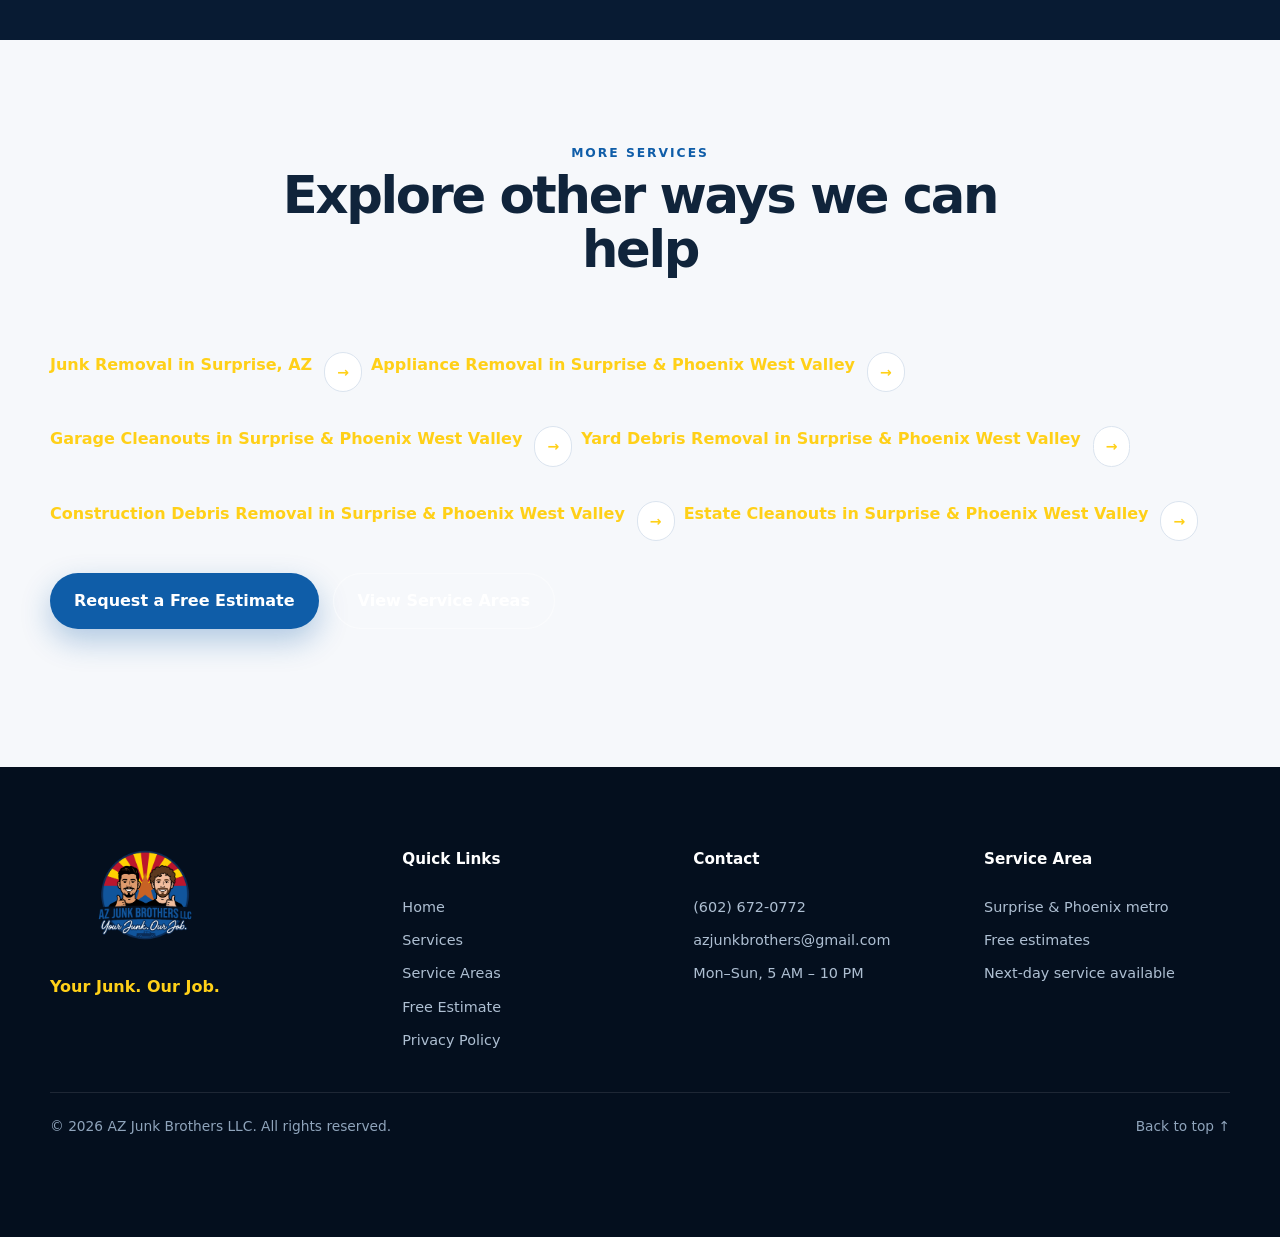
<file: furniture-removal.html>
<!DOCTYPE html>

<html lang="en"><head><meta charset="utf-8"/><meta content="width=device-width,initial-scale=1,viewport-fit=cover" name="viewport"/><meta content="#081b33" name="theme-color"/><title>Furniture Removal in Surprise &amp; Phoenix West Valley | AZ Junk Brothers LLC</title><meta content="Furniture removal and hauling in Surprise and the Phoenix West Valley. We remove couches, mattresses, tables, desks and other bulky furniture. Free estimates." name="description"/><meta content="index,follow" name="robots"/><link href="https://junkbrosaz.com/furniture-removal" rel="canonical"/>
<link rel="icon" type="image/png" sizes="48x48" href="/favicon-48x48.png"/>
<link rel="icon" type="image/png" sizes="96x96" href="/favicon-96x96.png"/>
<link rel="icon" type="image/png" sizes="192x192" href="/favicon-192x192.png"/>
<link rel="icon" type="image/png" sizes="512x512" href="/favicon-512x512.png"/>
<link rel="icon" href="/favicon.ico" sizes="any"/>
<link rel="apple-touch-icon" sizes="180x180" href="/apple-touch-icon.png"/>
<link rel="manifest" href="/site.webmanifest"/><link as="image" href="assets/images/az-junk-brothers-logo.png" rel="preload"/><link href="/assets/css/styles.css?v=20260821-1" rel="stylesheet"/><meta content="website" property="og:type"/><meta content="Furniture Removal in Surprise &amp; Phoenix West Valley | AZ Junk Brothers LLC" property="og:title"/><meta content="Furniture removal and hauling in Surprise and the Phoenix West Valley. We remove couches, mattresses, tables, desks and other bulky furniture. Free estimates." property="og:description"/><meta content="https://junkbrosaz.com/assets/images/az-junk-brothers-logo.png" property="og:image"/><meta content="https://junkbrosaz.com/furniture-removal" property="og:url"/></head><body><div aria-hidden="true" class="progress" id="progress"></div><header class="site-header" id="top"><div class="shell nav-shell"><a aria-label="AZ Junk Brothers home" class="brand" href="/#top"><img alt="AZ Junk Brothers LLC logo" src="assets/images/az-junk-brothers-logo.png"/><span>AZ Junk Brothers</span></a><button aria-controls="siteNav" aria-expanded="false" aria-label="Open navigation" class="menu-toggle" id="menuToggle"><span></span><span></span><span></span></button><nav aria-label="Primary navigation" class="site-nav" id="siteNav"><a href="/#services">Services</a><a href="/#gallery">Photos</a><a href="/service-areas">Service Area</a><a href="/#contact">Contact</a></nav><div class="nav-actions"><button aria-label="Switch color theme" class="theme-toggle" id="themeToggle" type="button"><span aria-hidden="true" class="theme-icon">☾</span></button><a class="button button-small button-gold" href="tel:+16026720772">Call Now</a></div></div></header><main><section class="hero"><div aria-hidden="true" class="hero-sunburst"></div><div aria-hidden="true" class="desert desert-back"></div><div aria-hidden="true" class="desert desert-front"></div><div class="shell hero-grid"><div class="hero-copy reveal"><div class="eyebrow">Local service • Free estimates</div><h1>Furniture Removal in Surprise &amp; Phoenix West Valley</h1><p class="hero-lead">Couches, mattresses, tables, desks, entertainment centers and other bulky furniture can be difficult to move. Our crew handles the lifting, loading and haul-away.</p><div class="hero-actions"><a class="button button-primary" href="/#contact">Get a Free Estimate</a><a class="button button-ghost" href="tel:+16026720772">Call (602) 672-0772</a></div></div><div class="hero-visual reveal"><div class="logo-stage"><div class="logo-halo"></div><img alt="AZ Junk Brothers LLC junk removal service" src="assets/images/az-junk-brothers-logo.png"/></div><div class="floating-card card-one"><span>✓</span> Local Crew</div><div class="floating-card card-two"><span>✓</span> Free Estimate</div><div class="floating-card card-three"><span>✓</span> Haul Away</div></div></div></section><section class="quick-strip"><div class="shell quick-grid"><a href="tel:+16026720772"><span>☎</span><div><strong>Call Us</strong><small>(602) 672-0772</small></div></a><a href="sms:+16026720772"><span>✉</span><div><strong>Text a Photo</strong><small>Get started quickly</small></div></a><a href="/#contact"><span>★</span><div><strong>Free Estimate</strong><small>No-obligation quote</small></div></a><div><span>◷</span><div><strong>Mon–Sun</strong><small>5:00 AM–10:00 PM</small></div></div></div></section><section class="section"><div class="shell"><div class="section-heading reveal"><div class="eyebrow">furniture removal Surprise AZ</div><h2>Furniture removal without the heavy lifting</h2><p>Couches, mattresses, tables, desks, entertainment centers and other bulky furniture can be difficult to move. Our crew handles the lifting, loading and haul-away. Tell us what needs to go, including access details or stairs, and photos can help us understand the job before scheduling.</p></div><div class="services-grid"><article class="service-card reveal"><div class="service-icon">1</div><h3>Tell us what needs to go</h3><p>Call, text or use our estimate form. Include your location and a description of the items.</p></article><article class="service-card reveal"><div class="service-icon">2</div><h3>Get your estimate</h3><p>We confirm the scope and pricing before the work begins.</p></article><article class="service-card reveal"><div class="service-icon">3</div><h3>We load and haul</h3><p>Our crew handles the lifting, loading and removal so you can reclaim the space.</p></article></div><div class="seo-story reveal" style="max-width:900px;margin:3rem auto 0;"><h2 style="margin-top:2rem;margin-bottom:.75rem;">Heavy furniture does not need to become your weekend project</h2><p style="font-size:1.05rem;line-height:1.8;margin-bottom:1.25rem;">A couch can look easy to move until it reaches a doorway. Add stairs, a tight hallway or Arizona heat and the job gets old fast. AZ Junk Brothers removes bulky furniture from homes, apartments, rentals and businesses in Surprise and across the West Valley.</p><h2 style="margin-top:2rem;margin-bottom:.75rem;">One piece or a whole room</h2><p style="font-size:1.05rem;line-height:1.8;margin-bottom:1.25rem;">We can help with couches, sectionals, chairs, tables, desks, mattresses, bed frames, dressers, shelving, patio furniture and other accepted pieces. Replacing several rooms of furniture? Cleaning out a rental? Tell us about the full job so we can plan the pickup around what you actually need.</p><h2 style="margin-top:2rem;margin-bottom:.75rem;">We handle the lifting</h2><p style="font-size:1.05rem;line-height:1.8;margin-bottom:1.25rem;">You do not need to drag everything outside first. Show us what is going and our crew handles the carrying and loading. Let us know about stairs, elevators, gates or especially heavy pieces. Photos are useful when an item is oversized or access is tight.</p><h2 style="margin-top:2rem;margin-bottom:.75rem;">Good timing makes a move easier</h2><p style="font-size:1.05rem;line-height:1.8;margin-bottom:1.25rem;">Furniture removal often happens before new furniture arrives, during a move, after a remodel or while helping a family member downsize. Getting the old pieces out first gives you room to work and one less thing to manage.</p><h2 style="margin-top:2rem;margin-bottom:.75rem;">Ready to make some room?</h2><p style="font-size:1.05rem;line-height:1.8;margin-bottom:1.25rem;">Call or text (602) 672-0772 with a description of the furniture and your location. You can send photos too. We will review the job, explain the next step and provide a free estimate before removal begins.</p></div></div></section><section class="section section-dark why"><div class="shell why-grid"><div class="why-copy reveal"><div class="eyebrow eyebrow-gold">Serving the West Valley</div><h2>Local junk hauling for homes and businesses</h2><p>AZ Junk Brothers serves Surprise and communities throughout the Phoenix metro area.</p><a class="text-link" href="/service-areas">See all service areas <span>→</span></a></div><div class="benefit-grid"><div class="benefit reveal"><strong>01</strong><h3>Free estimates</h3><p>Know what to expect before work begins.</p></div><div class="benefit reveal"><strong>02</strong><h3>Next-day availability</h3><p>Fast scheduling is available based on workload and location.</p></div><div class="benefit reveal"><strong>03</strong><h3>Residential</h3><p>Homes, garages, estates, rentals and outdoor spaces.</p></div><div class="benefit reveal"><strong>04</strong><h3>Commercial</h3><p>Offices, properties and job-site cleanup.</p></div></div></div></section><section class="section"><div class="shell"><div class="section-heading reveal"><div class="eyebrow">More services</div><h2>Explore other ways we can help</h2></div><div class="city-cloud"><a class="text-link" href="/junk-removal-surprise-az">Junk Removal in Surprise, AZ <span>→</span></a><a class="text-link" href="/appliance-removal">Appliance Removal in Surprise &amp; Phoenix West Valley <span>→</span></a><a class="text-link" href="/garage-cleanouts">Garage Cleanouts in Surprise &amp; Phoenix West Valley <span>→</span></a><a class="text-link" href="/yard-debris-removal">Yard Debris Removal in Surprise &amp; Phoenix West Valley <span>→</span></a><a class="text-link" href="/construction-debris-removal">Construction Debris Removal in Surprise &amp; Phoenix West Valley <span>→</span></a><a class="text-link" href="/estate-cleanouts">Estate Cleanouts in Surprise &amp; Phoenix West Valley <span>→</span></a></div><div class="hero-actions" style="margin-top:2rem"><a class="button button-primary" href="/#contact">Request a Free Estimate</a><a class="button button-ghost" href="/service-areas">View Service Areas</a></div></div></section></main><footer class="site-footer"><div class="shell footer-grid"><div class="footer-brand"><img alt="AZ Junk Brothers LLC" src="assets/images/az-junk-brothers-logo.png"/><p>Your Junk. Our Job.</p></div><div><h3>Quick Links</h3><a href="/">Home</a><a href="/#services">Services</a><a href="/service-areas">Service Areas</a><a href="/#contact">Free Estimate</a><a href="/privacy-policy">Privacy Policy</a></div><div><h3>Contact</h3><a href="tel:+16026720772">(602) 672-0772</a><a href="mailto:azjunkbrothers@gmail.com">azjunkbrothers@gmail.com</a><span>Mon–Sun, 5 AM – 10 PM</span></div><div><h3>Service Area</h3><span>Surprise &amp; Phoenix metro</span><span>Free estimates</span><span>Next-day service available</span></div></div><div class="shell footer-bottom"><span>© <span id="year"></span> AZ Junk Brothers LLC. All rights reserved.</span><a href="#top">Back to top ↑</a></div></footer><div aria-label="Quick contact" class="mobile-bar"><a href="tel:+16026720772"><span>☎</span>Call</a><a href="sms:+16026720772"><span>✉</span>Text</a><a href="/#contact"><span>★</span>Estimate</a></div><script type="application/ld+json">{"@context":"https://schema.org","@type":"Service","name":"Furniture Removal in Surprise & Phoenix West Valley","description":"Furniture removal and hauling in Surprise and the Phoenix West Valley. We remove couches, mattresses, tables, desks and other bulky furniture. Free estimates.","url":"https://junkbrosaz.com/furniture-removal","provider":{"@type":"LocalBusiness","name":"AZ Junk Brothers LLC","url":"https://junkbrosaz.com/","telephone":"+1-602-672-0772","areaServed":["Surprise","Peoria","Phoenix","Glendale","Goodyear","Sun City","Sun City West","Buckeye","Avondale","El Mirage","Litchfield Park"]},"serviceType":"Furniture junk removal"}</script><script src="assets/js/script.js?v=20260801-1"></script></body></html>
</file>
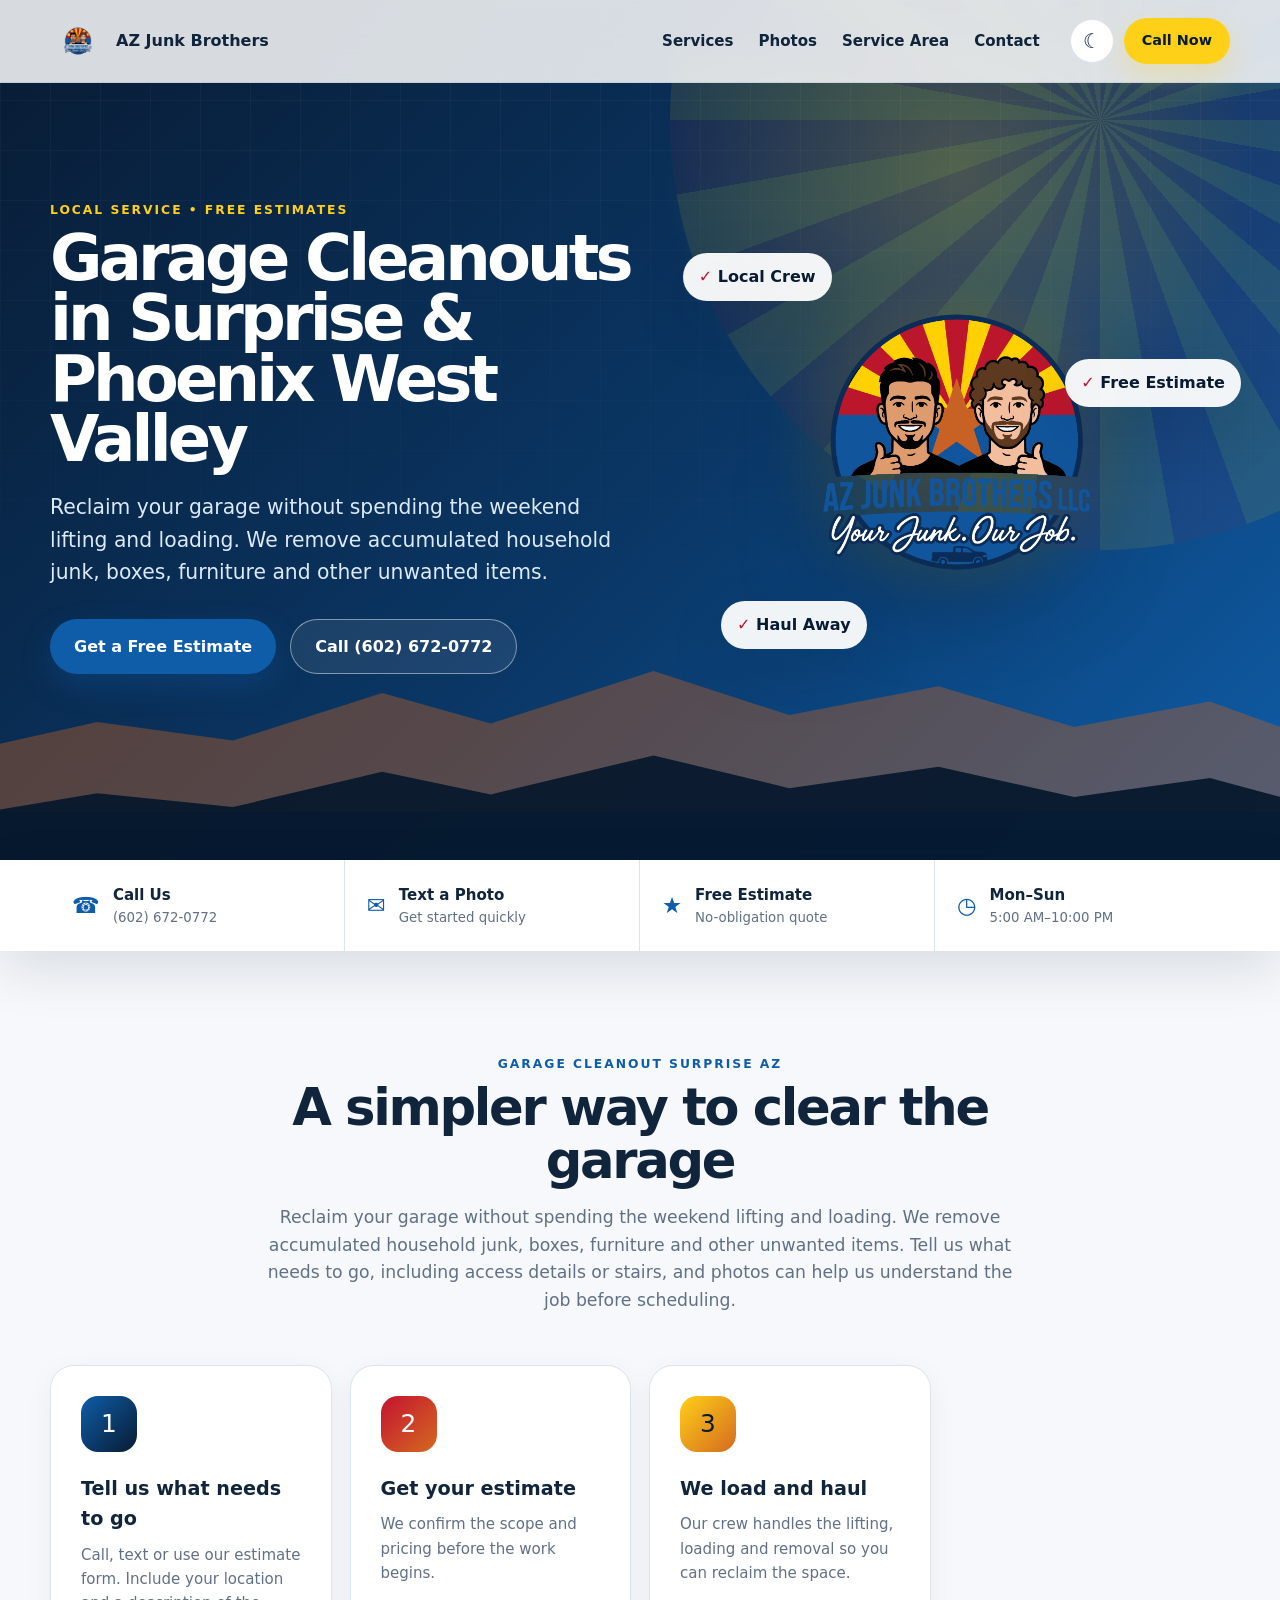
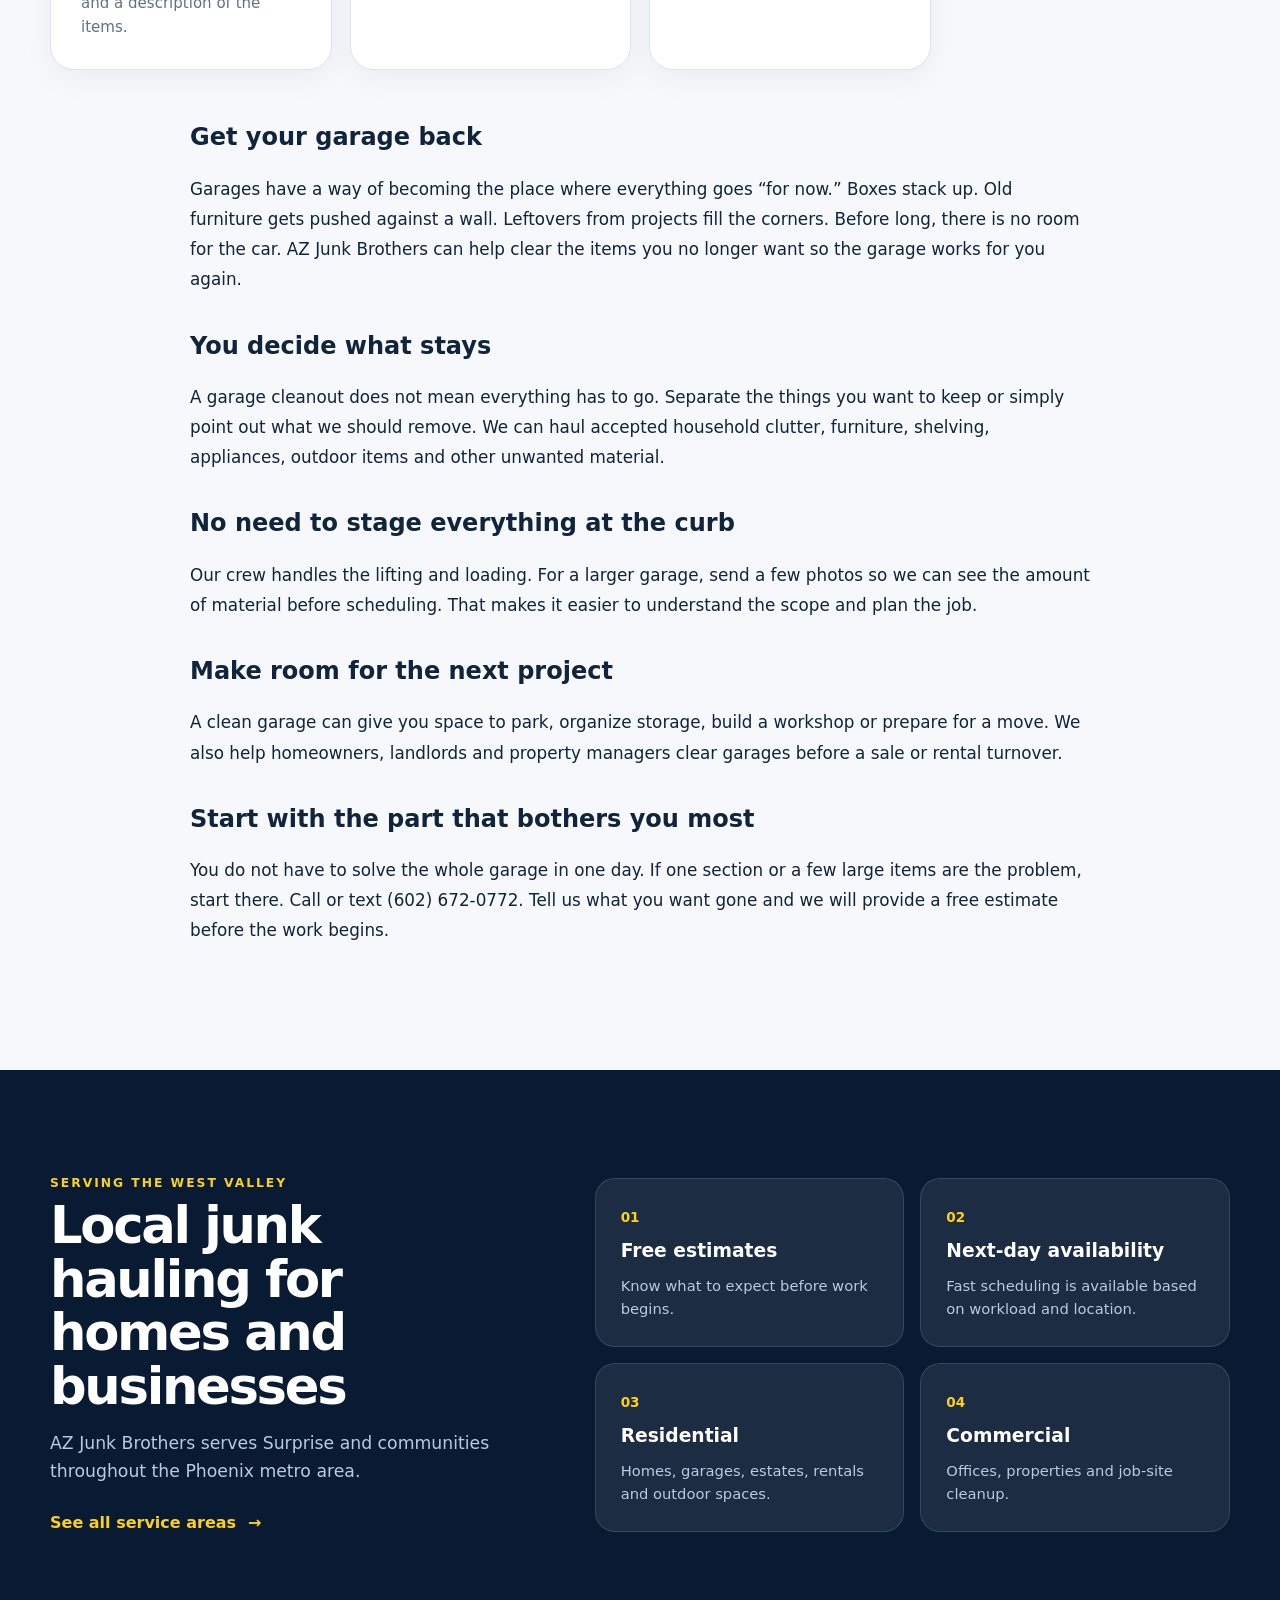
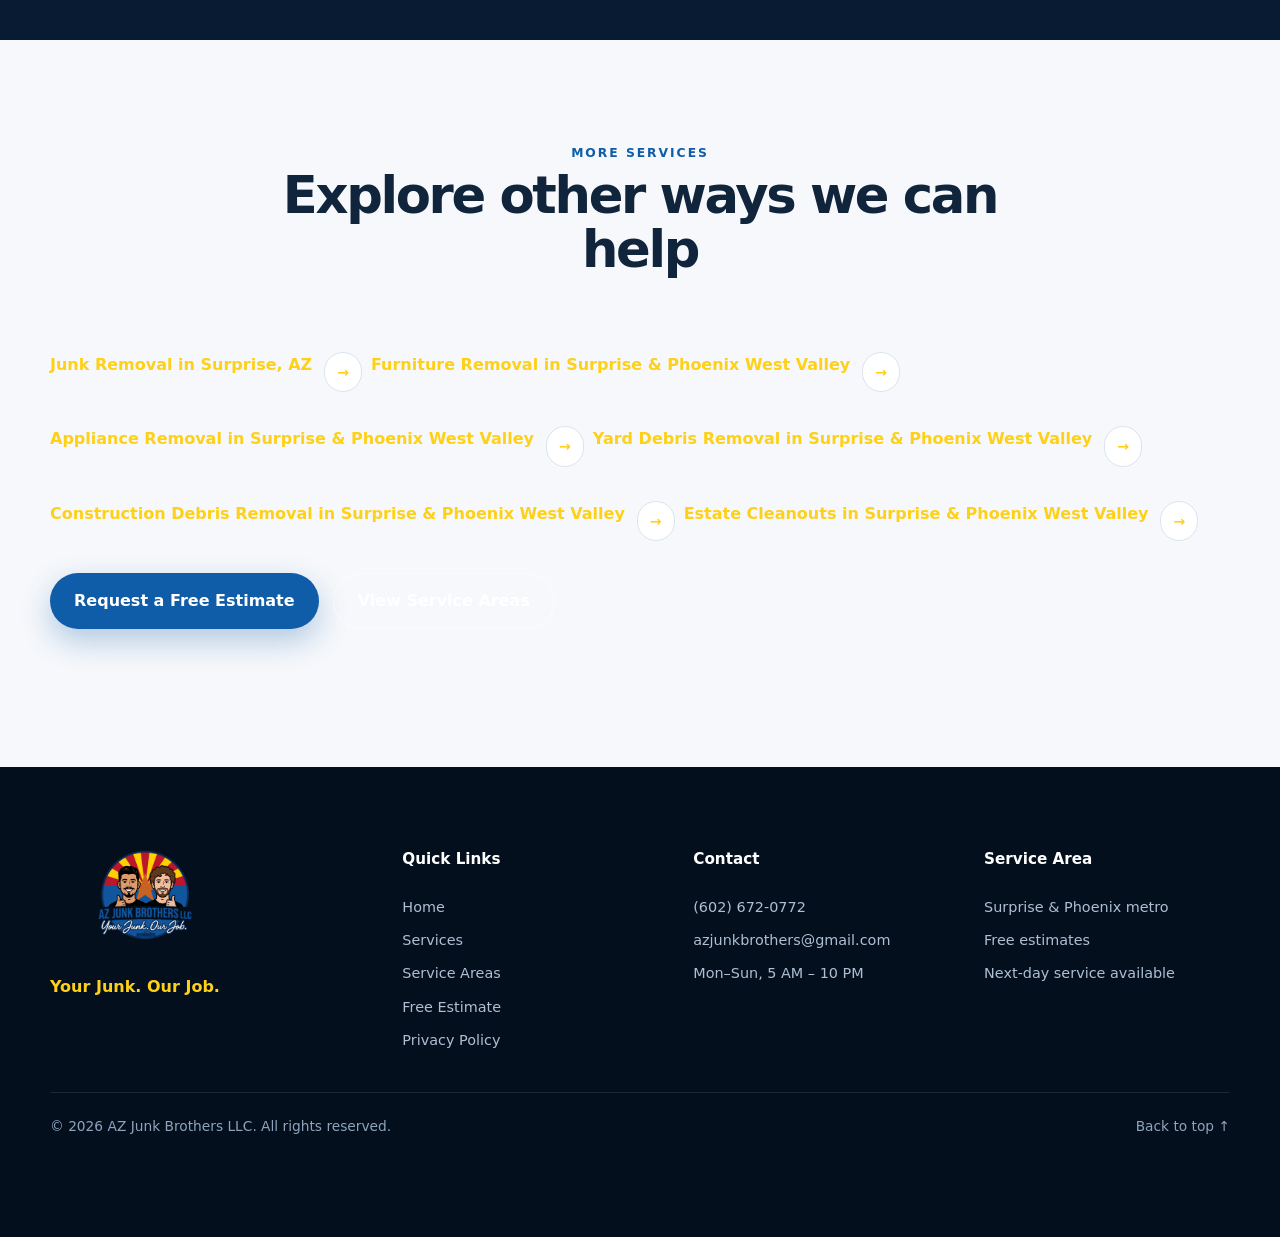
<file: garage-cleanouts.html>
<!DOCTYPE html>

<html lang="en"><head><meta charset="utf-8"/><meta content="width=device-width,initial-scale=1,viewport-fit=cover" name="viewport"/><meta content="#081b33" name="theme-color"/><title>Garage Cleanouts in Surprise &amp; Phoenix West Valley | AZ Junk Brothers LLC</title><meta content="Garage cleanout and junk hauling services in Surprise and the Phoenix West Valley. We load unwanted items and haul them away. Free estimates." name="description"/><meta content="index,follow" name="robots"/><link href="https://junkbrosaz.com/garage-cleanouts" rel="canonical"/>
<link rel="icon" type="image/png" sizes="48x48" href="/favicon-48x48.png"/>
<link rel="icon" type="image/png" sizes="96x96" href="/favicon-96x96.png"/>
<link rel="icon" type="image/png" sizes="192x192" href="/favicon-192x192.png"/>
<link rel="icon" type="image/png" sizes="512x512" href="/favicon-512x512.png"/>
<link rel="icon" href="/favicon.ico" sizes="any"/>
<link rel="apple-touch-icon" sizes="180x180" href="/apple-touch-icon.png"/>
<link rel="manifest" href="/site.webmanifest"/><link as="image" href="assets/images/az-junk-brothers-logo.png" rel="preload"/><link href="/assets/css/styles.css?v=20260821-1" rel="stylesheet"/><meta content="website" property="og:type"/><meta content="Garage Cleanouts in Surprise &amp; Phoenix West Valley | AZ Junk Brothers LLC" property="og:title"/><meta content="Garage cleanout and junk hauling services in Surprise and the Phoenix West Valley. We load unwanted items and haul them away. Free estimates." property="og:description"/><meta content="https://junkbrosaz.com/assets/images/az-junk-brothers-logo.png" property="og:image"/><meta content="https://junkbrosaz.com/garage-cleanouts" property="og:url"/></head><body><div aria-hidden="true" class="progress" id="progress"></div><header class="site-header" id="top"><div class="shell nav-shell"><a aria-label="AZ Junk Brothers home" class="brand" href="/#top"><img alt="AZ Junk Brothers LLC logo" src="assets/images/az-junk-brothers-logo.png"/><span>AZ Junk Brothers</span></a><button aria-controls="siteNav" aria-expanded="false" aria-label="Open navigation" class="menu-toggle" id="menuToggle"><span></span><span></span><span></span></button><nav aria-label="Primary navigation" class="site-nav" id="siteNav"><a href="/#services">Services</a><a href="/#gallery">Photos</a><a href="/service-areas">Service Area</a><a href="/#contact">Contact</a></nav><div class="nav-actions"><button aria-label="Switch color theme" class="theme-toggle" id="themeToggle" type="button"><span aria-hidden="true" class="theme-icon">☾</span></button><a class="button button-small button-gold" href="tel:+16026720772">Call Now</a></div></div></header><main><section class="hero"><div aria-hidden="true" class="hero-sunburst"></div><div aria-hidden="true" class="desert desert-back"></div><div aria-hidden="true" class="desert desert-front"></div><div class="shell hero-grid"><div class="hero-copy reveal"><div class="eyebrow">Local service • Free estimates</div><h1>Garage Cleanouts in Surprise &amp; Phoenix West Valley</h1><p class="hero-lead">Reclaim your garage without spending the weekend lifting and loading. We remove accumulated household junk, boxes, furniture and other unwanted items.</p><div class="hero-actions"><a class="button button-primary" href="/#contact">Get a Free Estimate</a><a class="button button-ghost" href="tel:+16026720772">Call (602) 672-0772</a></div></div><div class="hero-visual reveal"><div class="logo-stage"><div class="logo-halo"></div><img alt="AZ Junk Brothers LLC junk removal service" src="assets/images/az-junk-brothers-logo.png"/></div><div class="floating-card card-one"><span>✓</span> Local Crew</div><div class="floating-card card-two"><span>✓</span> Free Estimate</div><div class="floating-card card-three"><span>✓</span> Haul Away</div></div></div></section><section class="quick-strip"><div class="shell quick-grid"><a href="tel:+16026720772"><span>☎</span><div><strong>Call Us</strong><small>(602) 672-0772</small></div></a><a href="sms:+16026720772"><span>✉</span><div><strong>Text a Photo</strong><small>Get started quickly</small></div></a><a href="/#contact"><span>★</span><div><strong>Free Estimate</strong><small>No-obligation quote</small></div></a><div><span>◷</span><div><strong>Mon–Sun</strong><small>5:00 AM–10:00 PM</small></div></div></div></section><section class="section"><div class="shell"><div class="section-heading reveal"><div class="eyebrow">garage cleanout Surprise AZ</div><h2>A simpler way to clear the garage</h2><p>Reclaim your garage without spending the weekend lifting and loading. We remove accumulated household junk, boxes, furniture and other unwanted items. Tell us what needs to go, including access details or stairs, and photos can help us understand the job before scheduling.</p></div><div class="services-grid"><article class="service-card reveal"><div class="service-icon">1</div><h3>Tell us what needs to go</h3><p>Call, text or use our estimate form. Include your location and a description of the items.</p></article><article class="service-card reveal"><div class="service-icon">2</div><h3>Get your estimate</h3><p>We confirm the scope and pricing before the work begins.</p></article><article class="service-card reveal"><div class="service-icon">3</div><h3>We load and haul</h3><p>Our crew handles the lifting, loading and removal so you can reclaim the space.</p></article></div><div class="seo-story reveal" style="max-width:900px;margin:3rem auto 0;"><h2 style="margin-top:2rem;margin-bottom:.75rem;">Get your garage back</h2><p style="font-size:1.05rem;line-height:1.8;margin-bottom:1.25rem;">Garages have a way of becoming the place where everything goes “for now.” Boxes stack up. Old furniture gets pushed against a wall. Leftovers from projects fill the corners. Before long, there is no room for the car. AZ Junk Brothers can help clear the items you no longer want so the garage works for you again.</p><h2 style="margin-top:2rem;margin-bottom:.75rem;">You decide what stays</h2><p style="font-size:1.05rem;line-height:1.8;margin-bottom:1.25rem;">A garage cleanout does not mean everything has to go. Separate the things you want to keep or simply point out what we should remove. We can haul accepted household clutter, furniture, shelving, appliances, outdoor items and other unwanted material.</p><h2 style="margin-top:2rem;margin-bottom:.75rem;">No need to stage everything at the curb</h2><p style="font-size:1.05rem;line-height:1.8;margin-bottom:1.25rem;">Our crew handles the lifting and loading. For a larger garage, send a few photos so we can see the amount of material before scheduling. That makes it easier to understand the scope and plan the job.</p><h2 style="margin-top:2rem;margin-bottom:.75rem;">Make room for the next project</h2><p style="font-size:1.05rem;line-height:1.8;margin-bottom:1.25rem;">A clean garage can give you space to park, organize storage, build a workshop or prepare for a move. We also help homeowners, landlords and property managers clear garages before a sale or rental turnover.</p><h2 style="margin-top:2rem;margin-bottom:.75rem;">Start with the part that bothers you most</h2><p style="font-size:1.05rem;line-height:1.8;margin-bottom:1.25rem;">You do not have to solve the whole garage in one day. If one section or a few large items are the problem, start there. Call or text (602) 672-0772. Tell us what you want gone and we will provide a free estimate before the work begins.</p></div></div></section><section class="section section-dark why"><div class="shell why-grid"><div class="why-copy reveal"><div class="eyebrow eyebrow-gold">Serving the West Valley</div><h2>Local junk hauling for homes and businesses</h2><p>AZ Junk Brothers serves Surprise and communities throughout the Phoenix metro area.</p><a class="text-link" href="/service-areas">See all service areas <span>→</span></a></div><div class="benefit-grid"><div class="benefit reveal"><strong>01</strong><h3>Free estimates</h3><p>Know what to expect before work begins.</p></div><div class="benefit reveal"><strong>02</strong><h3>Next-day availability</h3><p>Fast scheduling is available based on workload and location.</p></div><div class="benefit reveal"><strong>03</strong><h3>Residential</h3><p>Homes, garages, estates, rentals and outdoor spaces.</p></div><div class="benefit reveal"><strong>04</strong><h3>Commercial</h3><p>Offices, properties and job-site cleanup.</p></div></div></div></section><section class="section"><div class="shell"><div class="section-heading reveal"><div class="eyebrow">More services</div><h2>Explore other ways we can help</h2></div><div class="city-cloud"><a class="text-link" href="/junk-removal-surprise-az">Junk Removal in Surprise, AZ <span>→</span></a><a class="text-link" href="/furniture-removal">Furniture Removal in Surprise &amp; Phoenix West Valley <span>→</span></a><a class="text-link" href="/appliance-removal">Appliance Removal in Surprise &amp; Phoenix West Valley <span>→</span></a><a class="text-link" href="/yard-debris-removal">Yard Debris Removal in Surprise &amp; Phoenix West Valley <span>→</span></a><a class="text-link" href="/construction-debris-removal">Construction Debris Removal in Surprise &amp; Phoenix West Valley <span>→</span></a><a class="text-link" href="/estate-cleanouts">Estate Cleanouts in Surprise &amp; Phoenix West Valley <span>→</span></a></div><div class="hero-actions" style="margin-top:2rem"><a class="button button-primary" href="/#contact">Request a Free Estimate</a><a class="button button-ghost" href="/service-areas">View Service Areas</a></div></div></section></main><footer class="site-footer"><div class="shell footer-grid"><div class="footer-brand"><img alt="AZ Junk Brothers LLC" src="assets/images/az-junk-brothers-logo.png"/><p>Your Junk. Our Job.</p></div><div><h3>Quick Links</h3><a href="/">Home</a><a href="/#services">Services</a><a href="/service-areas">Service Areas</a><a href="/#contact">Free Estimate</a><a href="/privacy-policy">Privacy Policy</a></div><div><h3>Contact</h3><a href="tel:+16026720772">(602) 672-0772</a><a href="mailto:azjunkbrothers@gmail.com">azjunkbrothers@gmail.com</a><span>Mon–Sun, 5 AM – 10 PM</span></div><div><h3>Service Area</h3><span>Surprise &amp; Phoenix metro</span><span>Free estimates</span><span>Next-day service available</span></div></div><div class="shell footer-bottom"><span>© <span id="year"></span> AZ Junk Brothers LLC. All rights reserved.</span><a href="#top">Back to top ↑</a></div></footer><div aria-label="Quick contact" class="mobile-bar"><a href="tel:+16026720772"><span>☎</span>Call</a><a href="sms:+16026720772"><span>✉</span>Text</a><a href="/#contact"><span>★</span>Estimate</a></div><script type="application/ld+json">{"@context":"https://schema.org","@type":"Service","name":"Garage Cleanouts in Surprise & Phoenix West Valley","description":"Garage cleanout and junk hauling services in Surprise and the Phoenix West Valley. We load unwanted items and haul them away. Free estimates.","url":"https://junkbrosaz.com/garage-cleanouts","provider":{"@type":"LocalBusiness","name":"AZ Junk Brothers LLC","url":"https://junkbrosaz.com/","telephone":"+1-602-672-0772","areaServed":["Surprise","Peoria","Phoenix","Glendale","Goodyear","Sun City","Sun City West","Buckeye","Avondale","El Mirage","Litchfield Park"]},"serviceType":"Garage junk removal"}</script><script src="assets/js/script.js?v=20260801-1"></script></body></html>
</file>
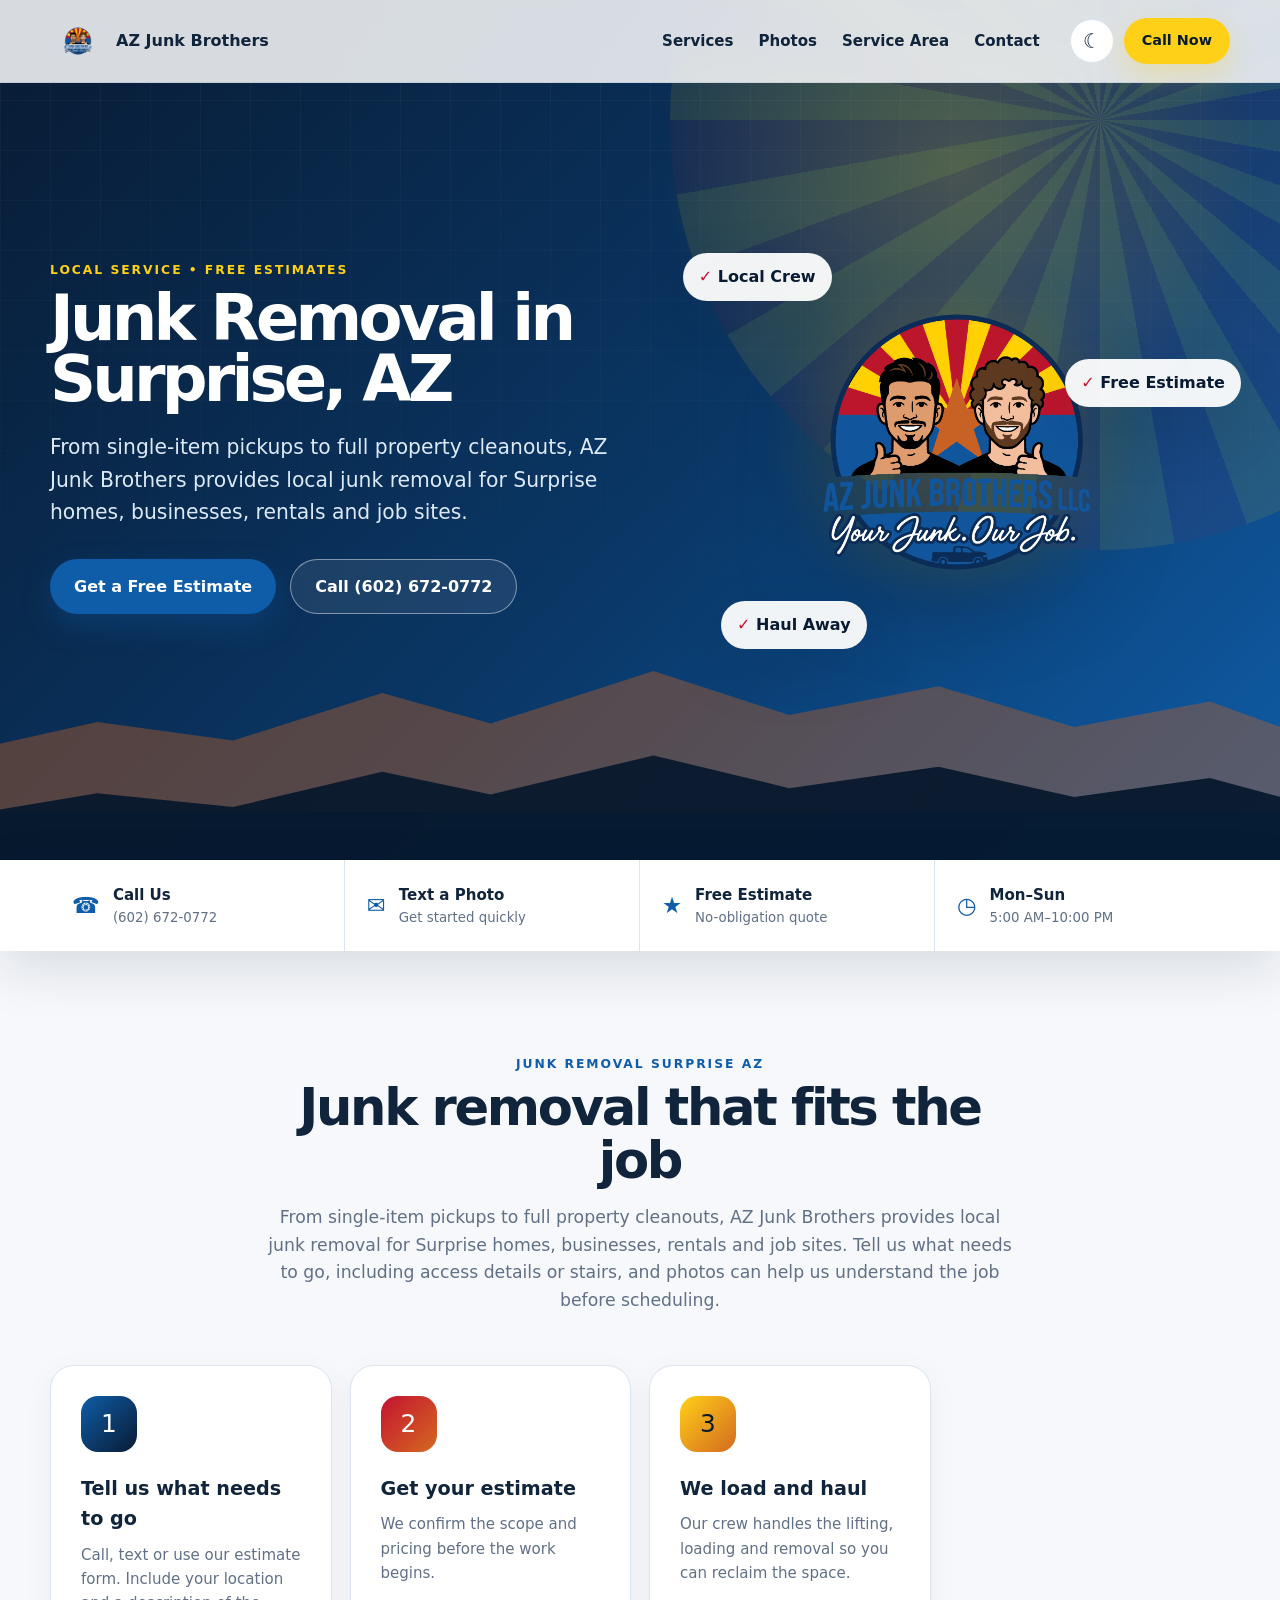
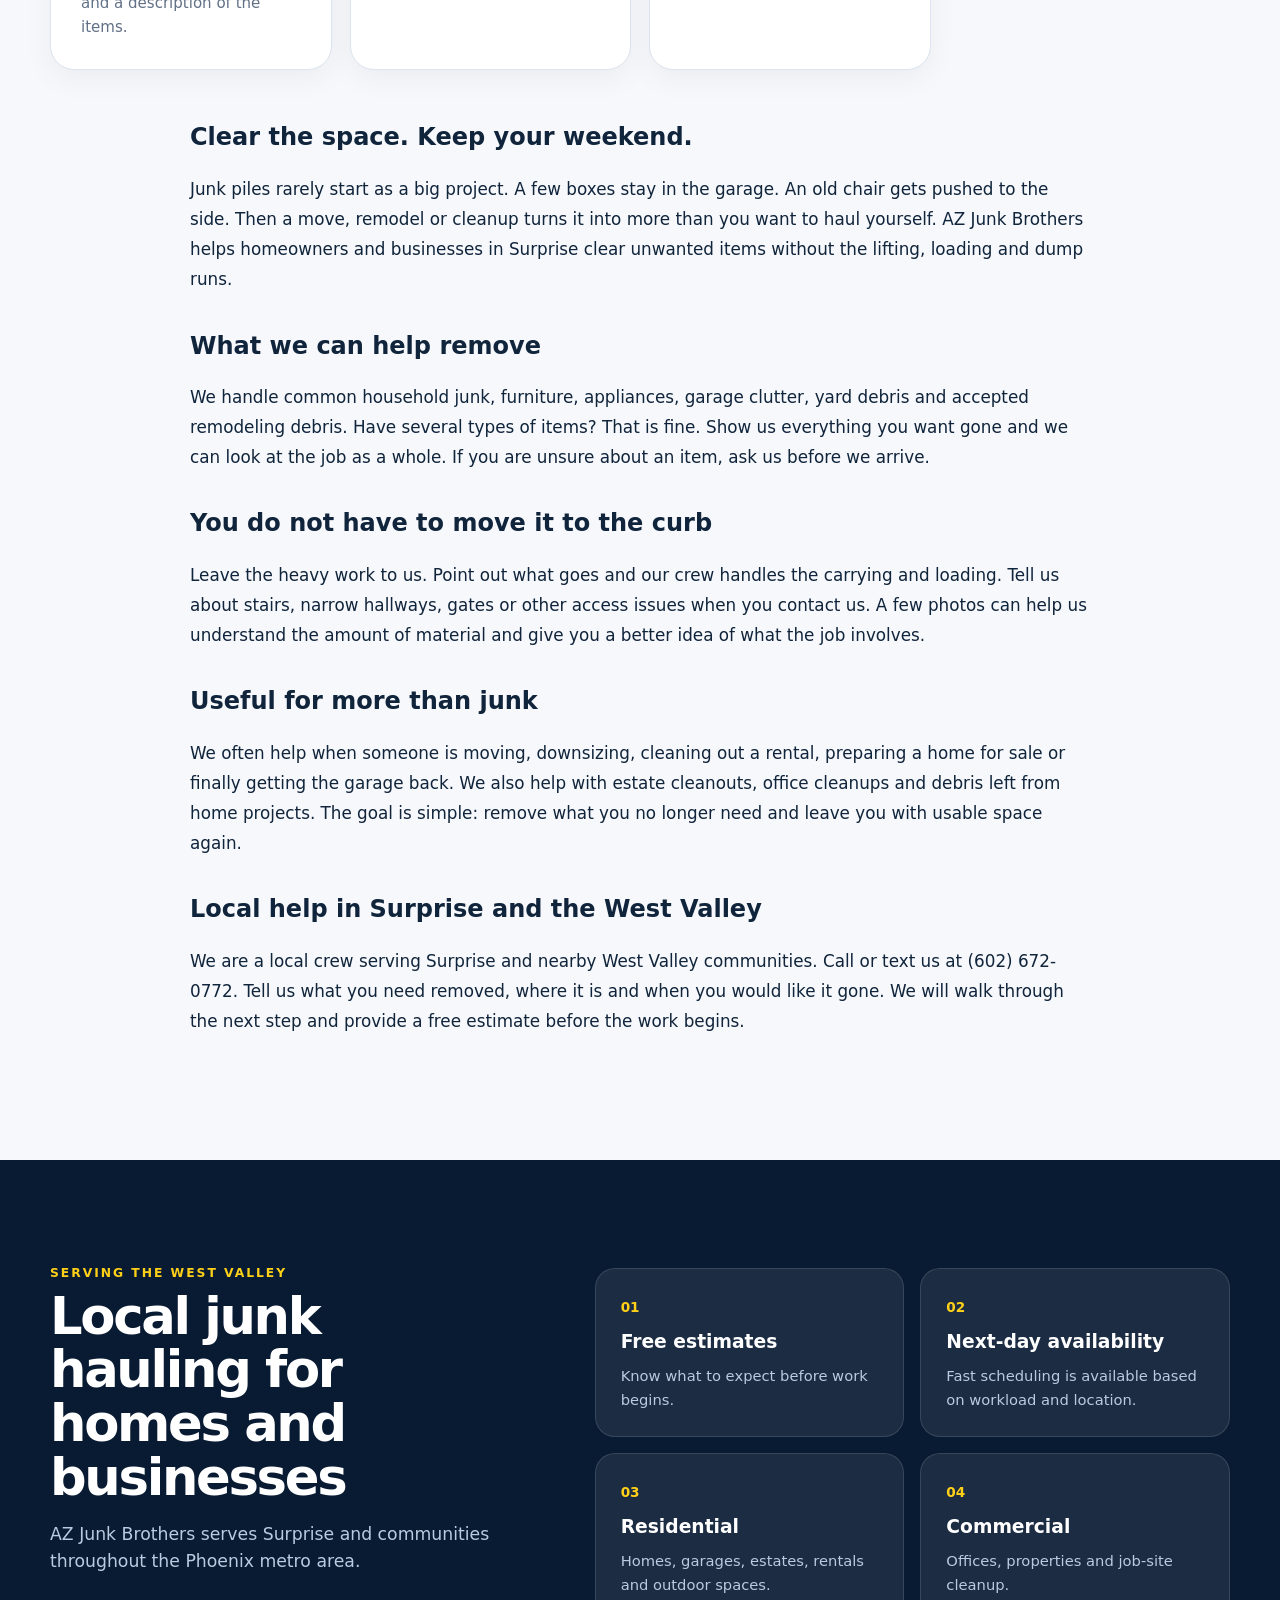
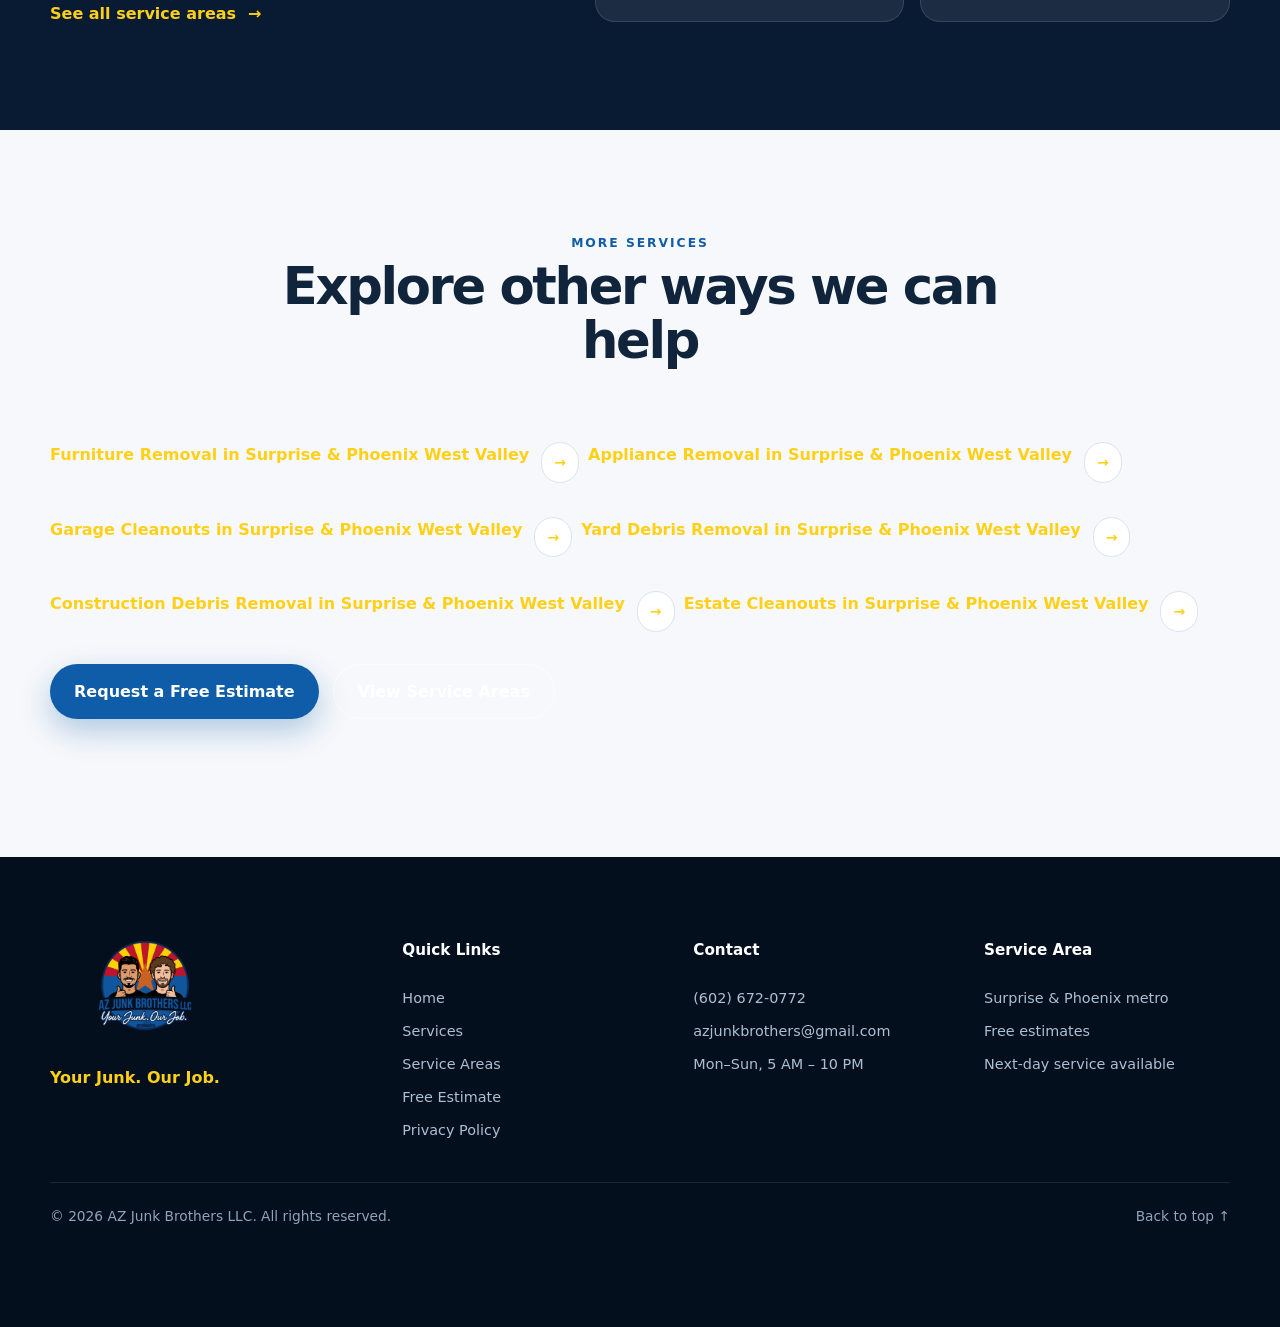
<file: junk-removal-surprise-az.html>
<!DOCTYPE html>

<html lang="en"><head><meta charset="utf-8"/><meta content="width=device-width,initial-scale=1,viewport-fit=cover" name="viewport"/><meta content="#081b33" name="theme-color"/><title>Junk Removal in Surprise, AZ | AZ Junk Brothers LLC</title><meta content="Local junk removal in Surprise, Arizona for homes, businesses, rentals and job sites. AZ Junk Brothers handles furniture, appliances, cleanouts, yard debris and more. Free estimates." name="description"/><meta content="index,follow" name="robots"/><link href="https://junkbrosaz.com/junk-removal-surprise-az" rel="canonical"/>
<link rel="icon" type="image/png" sizes="48x48" href="/favicon-48x48.png"/>
<link rel="icon" type="image/png" sizes="96x96" href="/favicon-96x96.png"/>
<link rel="icon" type="image/png" sizes="192x192" href="/favicon-192x192.png"/>
<link rel="icon" type="image/png" sizes="512x512" href="/favicon-512x512.png"/>
<link rel="icon" href="/favicon.ico" sizes="any"/>
<link rel="apple-touch-icon" sizes="180x180" href="/apple-touch-icon.png"/>
<link rel="manifest" href="/site.webmanifest"/><link as="image" href="assets/images/az-junk-brothers-logo.png" rel="preload"/><link href="/assets/css/styles.css?v=20260821-1" rel="stylesheet"/><meta content="website" property="og:type"/><meta content="Junk Removal in Surprise, AZ | AZ Junk Brothers LLC" property="og:title"/><meta content="Local junk removal in Surprise, Arizona for homes, businesses, rentals and job sites. AZ Junk Brothers handles furniture, appliances, cleanouts, yard debris and more. Free estimates." property="og:description"/><meta content="https://junkbrosaz.com/assets/images/az-junk-brothers-logo.png" property="og:image"/><meta content="https://junkbrosaz.com/junk-removal-surprise-az" property="og:url"/></head><body><div aria-hidden="true" class="progress" id="progress"></div><header class="site-header" id="top"><div class="shell nav-shell"><a aria-label="AZ Junk Brothers home" class="brand" href="/#top"><img alt="AZ Junk Brothers LLC logo" src="assets/images/az-junk-brothers-logo.png"/><span>AZ Junk Brothers</span></a><button aria-controls="siteNav" aria-expanded="false" aria-label="Open navigation" class="menu-toggle" id="menuToggle"><span></span><span></span><span></span></button><nav aria-label="Primary navigation" class="site-nav" id="siteNav"><a href="/#services">Services</a><a href="/#gallery">Photos</a><a href="/service-areas">Service Area</a><a href="/#contact">Contact</a></nav><div class="nav-actions"><button aria-label="Switch color theme" class="theme-toggle" id="themeToggle" type="button"><span aria-hidden="true" class="theme-icon">☾</span></button><a class="button button-small button-gold" href="tel:+16026720772">Call Now</a></div></div></header><main><section class="hero"><div aria-hidden="true" class="hero-sunburst"></div><div aria-hidden="true" class="desert desert-back"></div><div aria-hidden="true" class="desert desert-front"></div><div class="shell hero-grid"><div class="hero-copy reveal"><div class="eyebrow">Local service • Free estimates</div><h1>Junk Removal in Surprise, AZ</h1><p class="hero-lead">From single-item pickups to full property cleanouts, AZ Junk Brothers provides local junk removal for Surprise homes, businesses, rentals and job sites.</p><div class="hero-actions"><a class="button button-primary" href="/#contact">Get a Free Estimate</a><a class="button button-ghost" href="tel:+16026720772">Call (602) 672-0772</a></div></div><div class="hero-visual reveal"><div class="logo-stage"><div class="logo-halo"></div><img alt="AZ Junk Brothers LLC junk removal service" src="assets/images/az-junk-brothers-logo.png"/></div><div class="floating-card card-one"><span>✓</span> Local Crew</div><div class="floating-card card-two"><span>✓</span> Free Estimate</div><div class="floating-card card-three"><span>✓</span> Haul Away</div></div></div></section><section class="quick-strip"><div class="shell quick-grid"><a href="tel:+16026720772"><span>☎</span><div><strong>Call Us</strong><small>(602) 672-0772</small></div></a><a href="sms:+16026720772"><span>✉</span><div><strong>Text a Photo</strong><small>Get started quickly</small></div></a><a href="/#contact"><span>★</span><div><strong>Free Estimate</strong><small>No-obligation quote</small></div></a><div><span>◷</span><div><strong>Mon–Sun</strong><small>5:00 AM–10:00 PM</small></div></div></div></section><section class="section"><div class="shell"><div class="section-heading reveal"><div class="eyebrow">junk removal Surprise AZ</div><h2>Junk removal that fits the job</h2><p>From single-item pickups to full property cleanouts, AZ Junk Brothers provides local junk removal for Surprise homes, businesses, rentals and job sites. Tell us what needs to go, including access details or stairs, and photos can help us understand the job before scheduling.</p></div><div class="services-grid"><article class="service-card reveal"><div class="service-icon">1</div><h3>Tell us what needs to go</h3><p>Call, text or use our estimate form. Include your location and a description of the items.</p></article><article class="service-card reveal"><div class="service-icon">2</div><h3>Get your estimate</h3><p>We confirm the scope and pricing before the work begins.</p></article><article class="service-card reveal"><div class="service-icon">3</div><h3>We load and haul</h3><p>Our crew handles the lifting, loading and removal so you can reclaim the space.</p></article></div><div class="seo-story reveal" style="max-width:900px;margin:3rem auto 0;"><h2 style="margin-top:2rem;margin-bottom:.75rem;">Clear the space. Keep your weekend.</h2><p style="font-size:1.05rem;line-height:1.8;margin-bottom:1.25rem;">Junk piles rarely start as a big project. A few boxes stay in the garage. An old chair gets pushed to the side. Then a move, remodel or cleanup turns it into more than you want to haul yourself. AZ Junk Brothers helps homeowners and businesses in Surprise clear unwanted items without the lifting, loading and dump runs.</p><h2 style="margin-top:2rem;margin-bottom:.75rem;">What we can help remove</h2><p style="font-size:1.05rem;line-height:1.8;margin-bottom:1.25rem;">We handle common household junk, furniture, appliances, garage clutter, yard debris and accepted remodeling debris. Have several types of items? That is fine. Show us everything you want gone and we can look at the job as a whole. If you are unsure about an item, ask us before we arrive.</p><h2 style="margin-top:2rem;margin-bottom:.75rem;">You do not have to move it to the curb</h2><p style="font-size:1.05rem;line-height:1.8;margin-bottom:1.25rem;">Leave the heavy work to us. Point out what goes and our crew handles the carrying and loading. Tell us about stairs, narrow hallways, gates or other access issues when you contact us. A few photos can help us understand the amount of material and give you a better idea of what the job involves.</p><h2 style="margin-top:2rem;margin-bottom:.75rem;">Useful for more than junk</h2><p style="font-size:1.05rem;line-height:1.8;margin-bottom:1.25rem;">We often help when someone is moving, downsizing, cleaning out a rental, preparing a home for sale or finally getting the garage back. We also help with estate cleanouts, office cleanups and debris left from home projects. The goal is simple: remove what you no longer need and leave you with usable space again.</p><h2 style="margin-top:2rem;margin-bottom:.75rem;">Local help in Surprise and the West Valley</h2><p style="font-size:1.05rem;line-height:1.8;margin-bottom:1.25rem;">We are a local crew serving Surprise and nearby West Valley communities. Call or text us at (602) 672-0772. Tell us what you need removed, where it is and when you would like it gone. We will walk through the next step and provide a free estimate before the work begins.</p></div></div></section><section class="section section-dark why"><div class="shell why-grid"><div class="why-copy reveal"><div class="eyebrow eyebrow-gold">Serving the West Valley</div><h2>Local junk hauling for homes and businesses</h2><p>AZ Junk Brothers serves Surprise and communities throughout the Phoenix metro area.</p><a class="text-link" href="/service-areas">See all service areas <span>→</span></a></div><div class="benefit-grid"><div class="benefit reveal"><strong>01</strong><h3>Free estimates</h3><p>Know what to expect before work begins.</p></div><div class="benefit reveal"><strong>02</strong><h3>Next-day availability</h3><p>Fast scheduling is available based on workload and location.</p></div><div class="benefit reveal"><strong>03</strong><h3>Residential</h3><p>Homes, garages, estates, rentals and outdoor spaces.</p></div><div class="benefit reveal"><strong>04</strong><h3>Commercial</h3><p>Offices, properties and job-site cleanup.</p></div></div></div></section><section class="section"><div class="shell"><div class="section-heading reveal"><div class="eyebrow">More services</div><h2>Explore other ways we can help</h2></div><div class="city-cloud"><a class="text-link" href="/furniture-removal">Furniture Removal in Surprise &amp; Phoenix West Valley <span>→</span></a><a class="text-link" href="/appliance-removal">Appliance Removal in Surprise &amp; Phoenix West Valley <span>→</span></a><a class="text-link" href="/garage-cleanouts">Garage Cleanouts in Surprise &amp; Phoenix West Valley <span>→</span></a><a class="text-link" href="/yard-debris-removal">Yard Debris Removal in Surprise &amp; Phoenix West Valley <span>→</span></a><a class="text-link" href="/construction-debris-removal">Construction Debris Removal in Surprise &amp; Phoenix West Valley <span>→</span></a><a class="text-link" href="/estate-cleanouts">Estate Cleanouts in Surprise &amp; Phoenix West Valley <span>→</span></a></div><div class="hero-actions" style="margin-top:2rem"><a class="button button-primary" href="/#contact">Request a Free Estimate</a><a class="button button-ghost" href="/service-areas">View Service Areas</a></div></div></section></main><footer class="site-footer"><div class="shell footer-grid"><div class="footer-brand"><img alt="AZ Junk Brothers LLC" src="assets/images/az-junk-brothers-logo.png"/><p>Your Junk. Our Job.</p></div><div><h3>Quick Links</h3><a href="/">Home</a><a href="/#services">Services</a><a href="/service-areas">Service Areas</a><a href="/#contact">Free Estimate</a><a href="/privacy-policy">Privacy Policy</a></div><div><h3>Contact</h3><a href="tel:+16026720772">(602) 672-0772</a><a href="mailto:azjunkbrothers@gmail.com">azjunkbrothers@gmail.com</a><span>Mon–Sun, 5 AM – 10 PM</span></div><div><h3>Service Area</h3><span>Surprise &amp; Phoenix metro</span><span>Free estimates</span><span>Next-day service available</span></div></div><div class="shell footer-bottom"><span>© <span id="year"></span> AZ Junk Brothers LLC. All rights reserved.</span><a href="#top">Back to top ↑</a></div></footer><div aria-label="Quick contact" class="mobile-bar"><a href="tel:+16026720772"><span>☎</span>Call</a><a href="sms:+16026720772"><span>✉</span>Text</a><a href="/#contact"><span>★</span>Estimate</a></div><script type="application/ld+json">{"@context":"https://schema.org","@type":"Service","name":"Junk Removal in Surprise, AZ","description":"Local junk removal in Surprise, Arizona for homes, businesses, rentals and job sites. AZ Junk Brothers handles furniture, appliances, cleanouts, yard debris and more. Free estimates.","url":"https://junkbrosaz.com/junk-removal-surprise-az","provider":{"@type":"LocalBusiness","name":"AZ Junk Brothers LLC","url":"https://junkbrosaz.com/","telephone":"+1-602-672-0772","areaServed":["Surprise","Peoria","Phoenix","Glendale","Goodyear","Sun City","Sun City West","Buckeye","Avondale","El Mirage","Litchfield Park"]},"serviceType":"Surprise junk removal"}</script><script src="assets/js/script.js?v=20260801-1"></script></body></html>
</file>
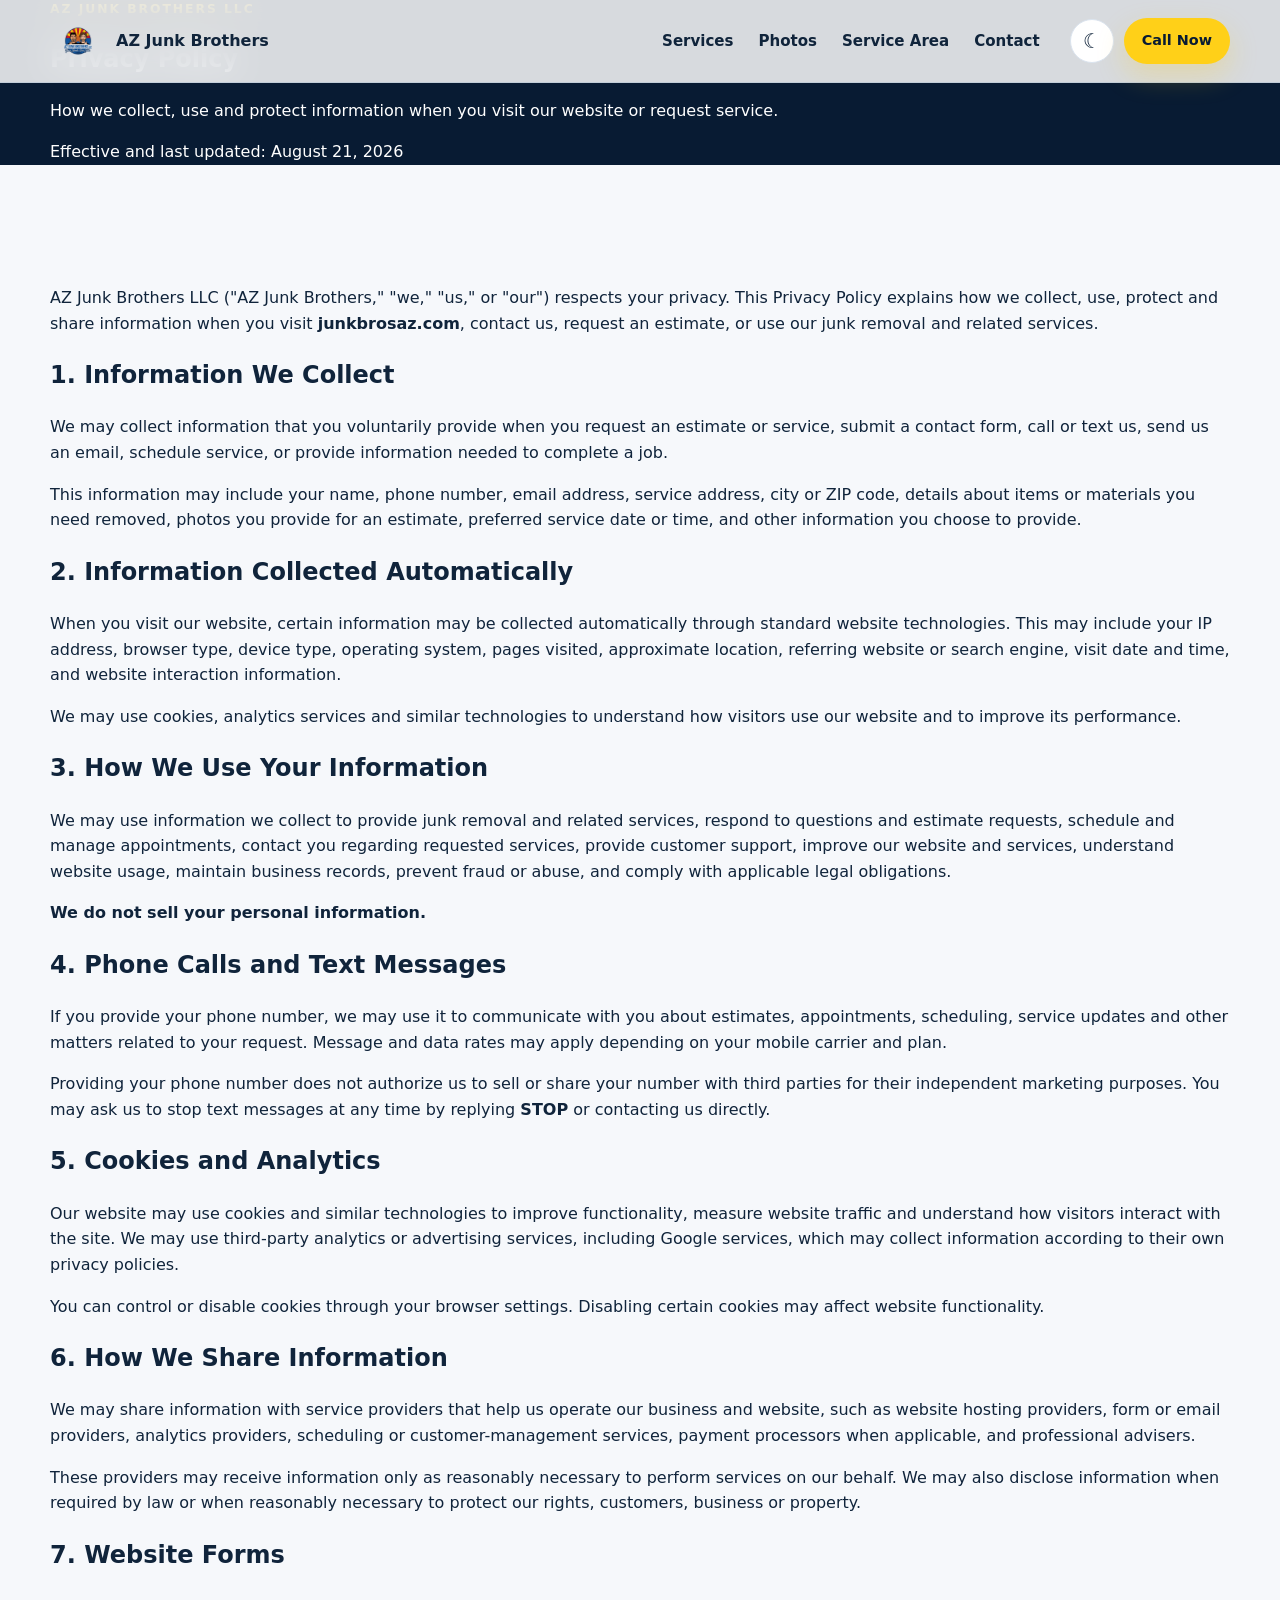
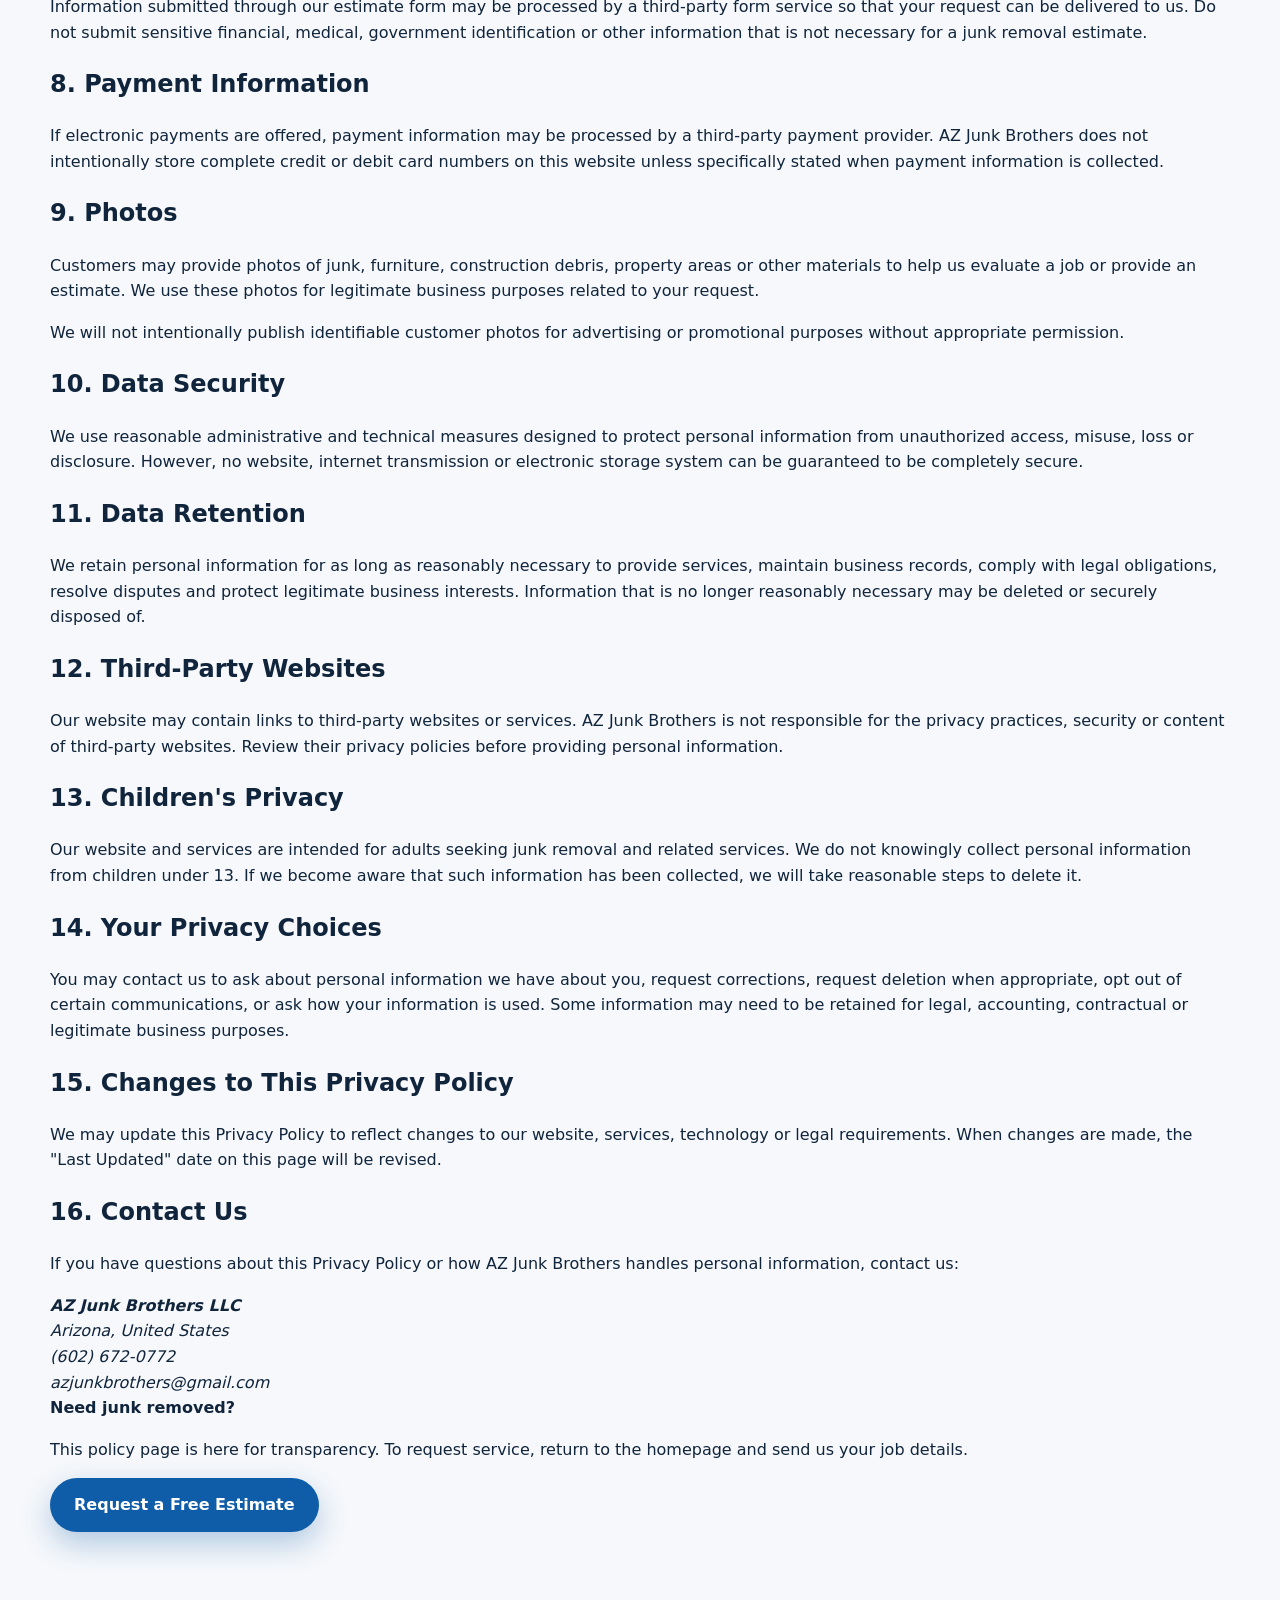
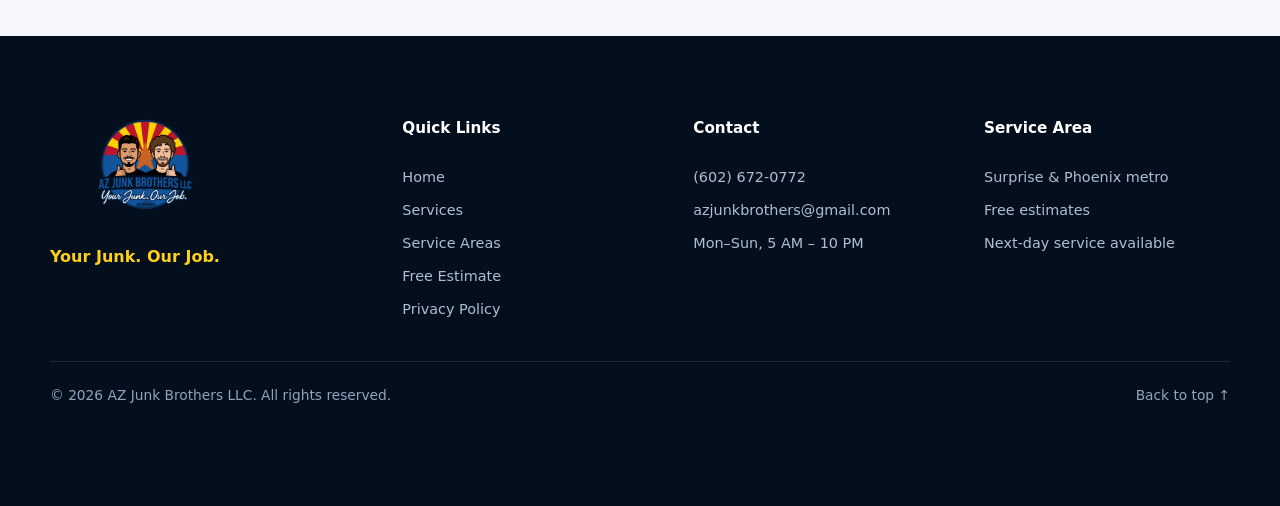
<file: privacy-policy.html>
<!DOCTYPE html>
<html lang="en">
<head>
<meta charset="utf-8"/>
<meta content="width=device-width,initial-scale=1,viewport-fit=cover" name="viewport"/>
<meta content="#081b33" name="theme-color"/>
<title>Privacy Policy | AZ Junk Brothers LLC</title>
<meta content="Read the AZ Junk Brothers LLC privacy policy, including how we collect, use and protect information submitted through junkbrosaz.com." name="description"/>
<meta content="index,follow" name="robots"/>
<link href="https://junkbrosaz.com/privacy-policy" rel="canonical"/>
<link rel="icon" type="image/png" sizes="48x48" href="/favicon-48x48.png"/>
<link rel="icon" type="image/png" sizes="96x96" href="/favicon-96x96.png"/>
<link rel="icon" type="image/png" sizes="192x192" href="/favicon-192x192.png"/>
<link rel="icon" type="image/png" sizes="512x512" href="/favicon-512x512.png"/>
<link rel="icon" href="/favicon.ico" sizes="any"/>
<link rel="apple-touch-icon" sizes="180x180" href="/apple-touch-icon.png"/>
<link rel="manifest" href="/site.webmanifest"/>
<link as="image" href="assets/images/az-junk-brothers-logo.png" rel="preload"/>
<link href="/assets/css/styles.css?v=20260821-1" rel="stylesheet"/>
<meta content="website" property="og:type"/>
<meta content="Privacy Policy | AZ Junk Brothers LLC" property="og:title"/>
<meta content="Learn how AZ Junk Brothers LLC collects, uses and protects information submitted through junkbrosaz.com." property="og:description"/>
<meta content="https://junkbrosaz.com/assets/images/social-share.png" property="og:image"/>
<meta content="https://junkbrosaz.com/privacy-policy" property="og:url"/>
</head>
<body>
<div aria-hidden="true" class="progress" id="progress"></div>
<header class="site-header" id="top">
<div class="shell nav-shell">
<a aria-label="AZ Junk Brothers home" class="brand" href="/#top"><img alt="AZ Junk Brothers LLC logo" src="assets/images/az-junk-brothers-logo.png"/><span>AZ Junk Brothers</span></a>
<button aria-controls="siteNav" aria-expanded="false" aria-label="Open navigation" class="menu-toggle" id="menuToggle"><span></span><span></span><span></span></button>
<nav aria-label="Primary navigation" class="site-nav" id="siteNav"><a href="/#services">Services</a><a href="/#gallery">Photos</a><a href="/service-areas">Service Area</a><a href="/#contact">Contact</a></nav>
<div class="nav-actions"><button aria-label="Switch color theme" class="theme-toggle" id="themeToggle" type="button"><span aria-hidden="true" class="theme-icon">☾</span></button><a class="button button-small button-gold" href="tel:+16026720772">Call Now</a></div>
</div>
</header>
<main>
<section class="legal-hero section-dark">
<div class="shell legal-hero-inner reveal"><div class="eyebrow eyebrow-gold">AZ Junk Brothers LLC</div><h1>Privacy Policy</h1><p>How we collect, use and protect information when you visit our website or request service.</p><div class="legal-updated">Effective and last updated: August 21, 2026</div></div>
</section>
<section class="section legal-section">
<div class="shell legal-layout">
<article class="legal-content reveal">
<p>AZ Junk Brothers LLC ("AZ Junk Brothers," "we," "us," or "our") respects your privacy. This Privacy Policy explains how we collect, use, protect and share information when you visit <strong>junkbrosaz.com</strong>, contact us, request an estimate, or use our junk removal and related services.</p>

<h2>1. Information We Collect</h2>
<p>We may collect information that you voluntarily provide when you request an estimate or service, submit a contact form, call or text us, send us an email, schedule service, or provide information needed to complete a job.</p>
<p>This information may include your name, phone number, email address, service address, city or ZIP code, details about items or materials you need removed, photos you provide for an estimate, preferred service date or time, and other information you choose to provide.</p>

<h2>2. Information Collected Automatically</h2>
<p>When you visit our website, certain information may be collected automatically through standard website technologies. This may include your IP address, browser type, device type, operating system, pages visited, approximate location, referring website or search engine, visit date and time, and website interaction information.</p>
<p>We may use cookies, analytics services and similar technologies to understand how visitors use our website and to improve its performance.</p>

<h2>3. How We Use Your Information</h2>
<p>We may use information we collect to provide junk removal and related services, respond to questions and estimate requests, schedule and manage appointments, contact you regarding requested services, provide customer support, improve our website and services, understand website usage, maintain business records, prevent fraud or abuse, and comply with applicable legal obligations.</p>
<p><strong>We do not sell your personal information.</strong></p>

<h2>4. Phone Calls and Text Messages</h2>
<p>If you provide your phone number, we may use it to communicate with you about estimates, appointments, scheduling, service updates and other matters related to your request. Message and data rates may apply depending on your mobile carrier and plan.</p>
<p>Providing your phone number does not authorize us to sell or share your number with third parties for their independent marketing purposes. You may ask us to stop text messages at any time by replying <strong>STOP</strong> or contacting us directly.</p>

<h2>5. Cookies and Analytics</h2>
<p>Our website may use cookies and similar technologies to improve functionality, measure website traffic and understand how visitors interact with the site. We may use third-party analytics or advertising services, including Google services, which may collect information according to their own privacy policies.</p>
<p>You can control or disable cookies through your browser settings. Disabling certain cookies may affect website functionality.</p>

<h2>6. How We Share Information</h2>
<p>We may share information with service providers that help us operate our business and website, such as website hosting providers, form or email providers, analytics providers, scheduling or customer-management services, payment processors when applicable, and professional advisers.</p>
<p>These providers may receive information only as reasonably necessary to perform services on our behalf. We may also disclose information when required by law or when reasonably necessary to protect our rights, customers, business or property.</p>

<h2>7. Website Forms</h2>
<p>Information submitted through our estimate form may be processed by a third-party form service so that your request can be delivered to us. Do not submit sensitive financial, medical, government identification or other information that is not necessary for a junk removal estimate.</p>

<h2>8. Payment Information</h2>
<p>If electronic payments are offered, payment information may be processed by a third-party payment provider. AZ Junk Brothers does not intentionally store complete credit or debit card numbers on this website unless specifically stated when payment information is collected.</p>

<h2>9. Photos</h2>
<p>Customers may provide photos of junk, furniture, construction debris, property areas or other materials to help us evaluate a job or provide an estimate. We use these photos for legitimate business purposes related to your request.</p>
<p>We will not intentionally publish identifiable customer photos for advertising or promotional purposes without appropriate permission.</p>

<h2>10. Data Security</h2>
<p>We use reasonable administrative and technical measures designed to protect personal information from unauthorized access, misuse, loss or disclosure. However, no website, internet transmission or electronic storage system can be guaranteed to be completely secure.</p>

<h2>11. Data Retention</h2>
<p>We retain personal information for as long as reasonably necessary to provide services, maintain business records, comply with legal obligations, resolve disputes and protect legitimate business interests. Information that is no longer reasonably necessary may be deleted or securely disposed of.</p>

<h2>12. Third-Party Websites</h2>
<p>Our website may contain links to third-party websites or services. AZ Junk Brothers is not responsible for the privacy practices, security or content of third-party websites. Review their privacy policies before providing personal information.</p>

<h2>13. Children's Privacy</h2>
<p>Our website and services are intended for adults seeking junk removal and related services. We do not knowingly collect personal information from children under 13. If we become aware that such information has been collected, we will take reasonable steps to delete it.</p>

<h2>14. Your Privacy Choices</h2>
<p>You may contact us to ask about personal information we have about you, request corrections, request deletion when appropriate, opt out of certain communications, or ask how your information is used. Some information may need to be retained for legal, accounting, contractual or legitimate business purposes.</p>

<h2>15. Changes to This Privacy Policy</h2>
<p>We may update this Privacy Policy to reflect changes to our website, services, technology or legal requirements. When changes are made, the "Last Updated" date on this page will be revised.</p>

<h2>16. Contact Us</h2>
<p>If you have questions about this Privacy Policy or how AZ Junk Brothers handles personal information, contact us:</p>
<address><strong>AZ Junk Brothers LLC</strong><br/>Arizona, United States<br/><a href="tel:+16026720772">(602) 672-0772</a><br/><a href="mailto:azjunkbrothers@gmail.com">azjunkbrothers@gmail.com</a></address>
<div class="legal-note"><strong>Need junk removed?</strong><p>This policy page is here for transparency. To request service, return to the homepage and send us your job details.</p><a class="button button-primary" href="/#contact">Request a Free Estimate</a></div>
</article>
</div>
</section>
</main>
<footer class="site-footer">
<div class="shell footer-grid">
<div class="footer-brand"><img alt="AZ Junk Brothers LLC" src="assets/images/az-junk-brothers-logo.png"/><p>Your Junk. Our Job.</p></div>
<div><h3>Quick Links</h3><a href="/">Home</a><a href="/#services">Services</a><a href="/service-areas">Service Areas</a><a href="/#contact">Free Estimate</a><a href="/privacy-policy" aria-current="page">Privacy Policy</a></div>
<div><h3>Contact</h3><a href="tel:+16026720772">(602) 672-0772</a><a href="mailto:azjunkbrothers@gmail.com">azjunkbrothers@gmail.com</a><span>Mon–Sun, 5 AM – 10 PM</span></div>
<div><h3>Service Area</h3><span>Surprise &amp; Phoenix metro</span><span>Free estimates</span><span>Next-day service available</span></div>
</div>
<div class="shell footer-bottom"><span>© <span id="year"></span> AZ Junk Brothers LLC. All rights reserved.</span><a href="#top">Back to top ↑</a></div>
</footer>
<div aria-label="Quick contact" class="mobile-bar"><a href="tel:+16026720772"><span>☎</span>Call</a><a href="sms:+16026720772"><span>✉</span>Text</a><a href="/#contact"><span>★</span>Estimate</a></div>
<script src="assets/js/script.js?v=20260801-1"></script>
</body>
</html>
</file>
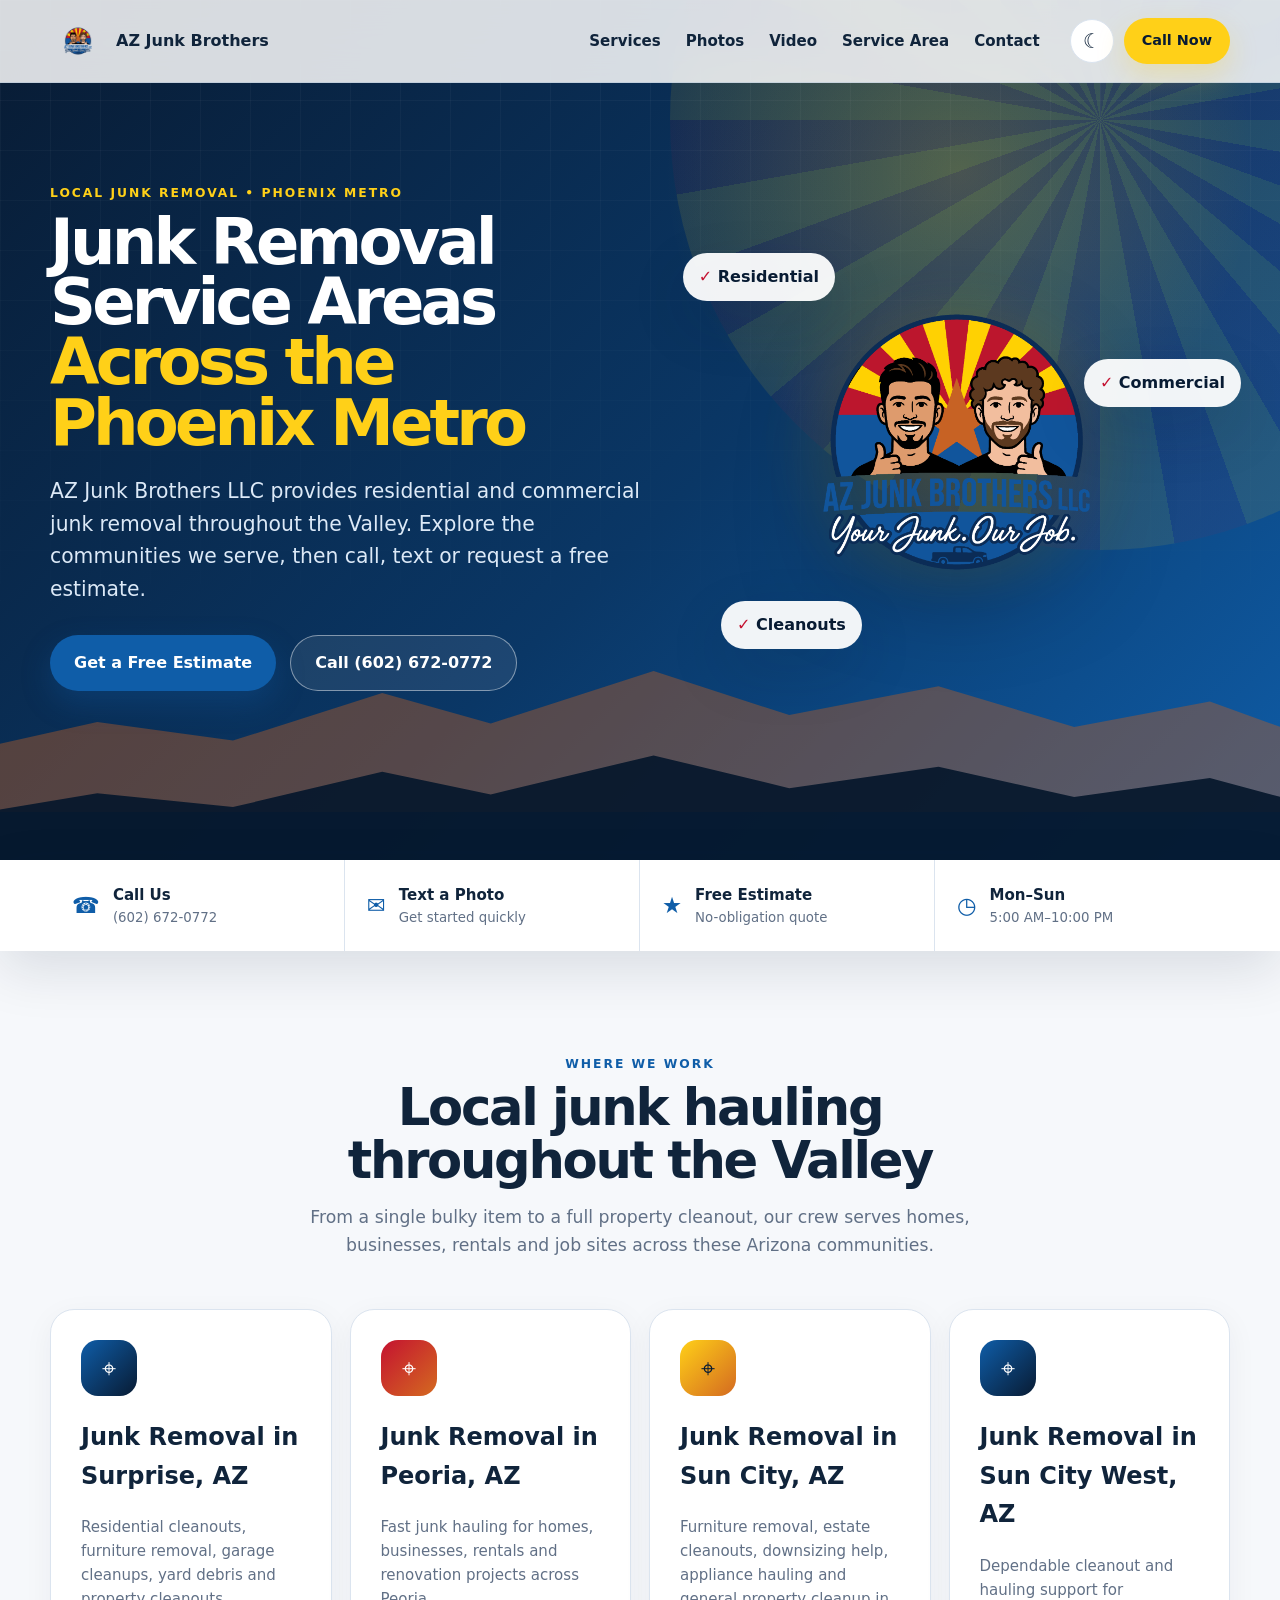
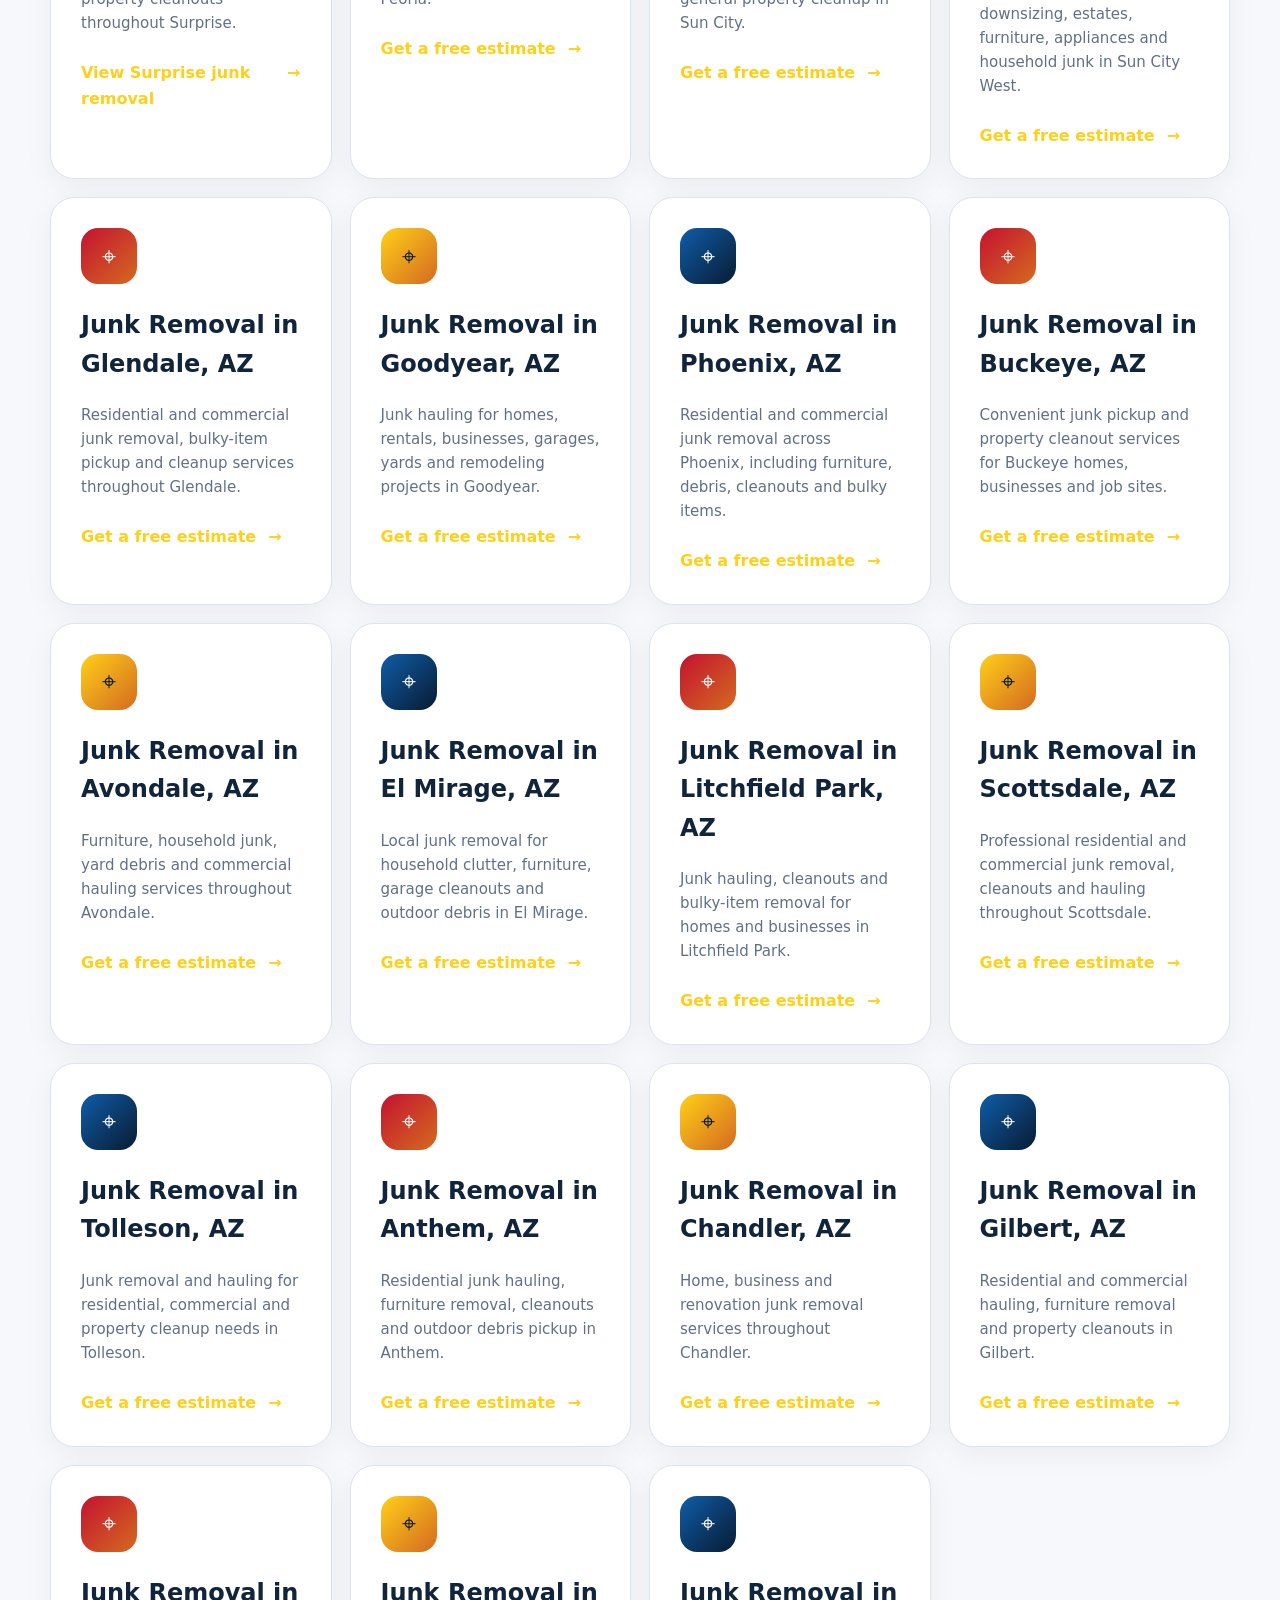
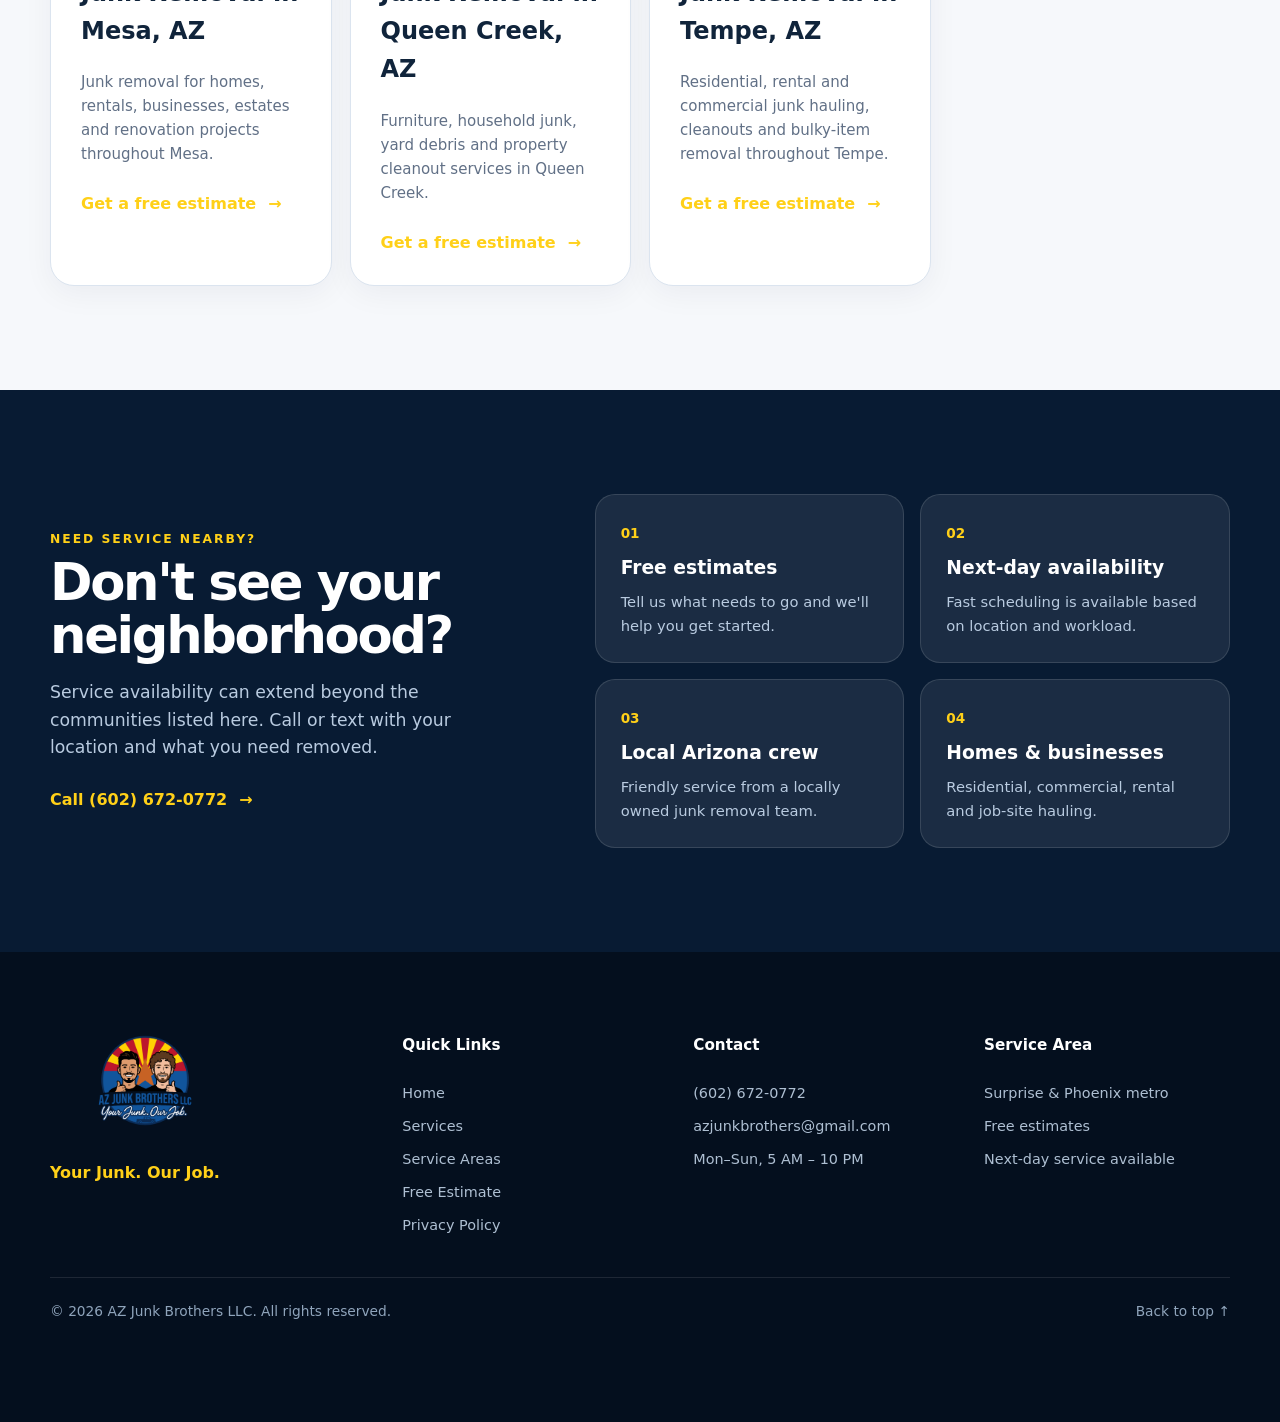
<file: service-areas.html>
<!DOCTYPE html>

<html lang="en">
<head>
<meta charset="utf-8"/>
<meta content="width=device-width,initial-scale=1,viewport-fit=cover" name="viewport"/>
<meta content="#081b33" name="theme-color"/>
<title>Junk Removal Service Areas in Phoenix Metro | AZ Junk Brothers LLC</title>
<meta content="AZ Junk Brothers LLC provides junk removal across Surprise, Peoria, Phoenix, Glendale, Goodyear, Sun City, Sun City West and communities throughout the Phoenix metro area." name="description"/>
<meta content="index,follow" name="robots"/>
<link href="https://junkbrosaz.com/service-areas" rel="canonical"/>
<link rel="icon" type="image/png" sizes="48x48" href="/favicon-48x48.png"/>
<link rel="icon" type="image/png" sizes="96x96" href="/favicon-96x96.png"/>
<link rel="icon" type="image/png" sizes="192x192" href="/favicon-192x192.png"/>
<link rel="icon" type="image/png" sizes="512x512" href="/favicon-512x512.png"/>
<link rel="icon" href="/favicon.ico" sizes="any"/>
<link rel="apple-touch-icon" sizes="180x180" href="/apple-touch-icon.png"/>
<link rel="manifest" href="/site.webmanifest"/>
<link as="image" href="assets/images/az-junk-brothers-logo.png" rel="preload"/>
<link href="/assets/css/styles.css?v=20260821-1" rel="stylesheet"/>
<meta content="website" property="og:type"/>
<meta content="Junk Removal Service Areas | AZ Junk Brothers LLC" property="og:title"/>
<meta content="Local junk removal throughout the Phoenix metro area. Free estimates and next-day service available." property="og:description"/>
<meta content="https://junkbrosaz.com/assets/images/az-junk-brothers-logo.png" property="og:image"/>
<meta content="https://junkbrosaz.com/service-areas" property="og:url"/>
</head>
<body>
<div aria-hidden="true" class="progress" id="progress"></div>
<header class="site-header" id="top">
<div class="shell nav-shell">
<a aria-label="AZ Junk Brothers home" class="brand" href="/#top">
<img alt="AZ Junk Brothers LLC logo" src="assets/images/az-junk-brothers-logo.png"/>
<span>AZ Junk Brothers</span>
</a>
<button aria-controls="siteNav" aria-expanded="false" aria-label="Open navigation" class="menu-toggle" id="menuToggle">
<span></span><span></span><span></span>
</button>
<nav aria-label="Primary navigation" class="site-nav" id="siteNav">
<a href="/#services">Services</a>
<a href="/#gallery">Photos</a>
<a href="/#video">Video</a>
<a href="/service-areas">Service Area</a>
<a href="/#contact">Contact</a>
</nav>
<div class="nav-actions">
<button aria-label="Switch color theme" class="theme-toggle" id="themeToggle" type="button">
<span aria-hidden="true" class="theme-icon">☾</span>
</button>
<a class="button button-small button-gold" href="tel:+16026720772">Call Now</a>
</div>
</div>
</header>
<main>
<section class="hero">
<div aria-hidden="true" class="hero-sunburst"></div>
<div aria-hidden="true" class="desert desert-back"></div>
<div aria-hidden="true" class="desert desert-front"></div>
<div class="shell hero-grid">
<div class="hero-copy reveal">
<div class="eyebrow">Local junk removal • Phoenix metro</div>
<h1>Junk Removal Service Areas<br/><span>Across the Phoenix Metro</span></h1>
<p class="hero-lead">AZ Junk Brothers LLC provides residential and commercial junk removal throughout the Valley. Explore the communities we serve, then call, text or request a free estimate.</p>
<div class="hero-actions">
<a class="button button-primary" href="/#contact">Get a Free Estimate</a>
<a class="button button-ghost" href="tel:+16026720772">Call (602) 672-0772</a>
</div>
</div>
<div class="hero-visual reveal">
<div class="logo-stage"><div class="logo-halo"></div><img alt="AZ Junk Brothers LLC" src="assets/images/az-junk-brothers-logo.png"/></div>
<div class="floating-card card-one"><span>✓</span> Residential</div>
<div class="floating-card card-two"><span>✓</span> Commercial</div>
<div class="floating-card card-three"><span>✓</span> Cleanouts</div>
</div>
</div>
</section>
<section class="quick-strip">
<div class="shell quick-grid">
<a href="tel:+16026720772"><span>☎</span><div><strong>Call Us</strong><small>(602) 672-0772</small></div></a>
<a href="sms:+16026720772"><span>✉</span><div><strong>Text a Photo</strong><small>Get started quickly</small></div></a>
<a href="/#contact"><span>★</span><div><strong>Free Estimate</strong><small>No-obligation quote</small></div></a>
<div><span>◷</span><div><strong>Mon–Sun</strong><small>5:00 AM–10:00 PM</small></div></div>
</div>
</section>
<section class="section">
<div class="shell">
<div class="section-heading reveal">
<div class="eyebrow">Where we work</div>
<h2>Local junk hauling throughout the Valley</h2>
<p>From a single bulky item to a full property cleanout, our crew serves homes, businesses, rentals and job sites across these Arizona communities.</p>
</div>
<div class="services-grid"><article class="service-card reveal"><div class="service-icon">⌖</div><h2>Junk Removal in Surprise, AZ</h2><p>Residential cleanouts, furniture removal, garage cleanups, yard debris and property cleanouts throughout Surprise.</p><a class="text-link" href="/junk-removal-surprise-az">View Surprise junk removal <span>→</span></a></article>
<article class="service-card reveal"><div class="service-icon">⌖</div><h2>Junk Removal in Peoria, AZ</h2><p>Fast junk hauling for homes, businesses, rentals and renovation projects across Peoria.</p><a class="text-link" href="/#contact">Get a free estimate <span>→</span></a></article>
<article class="service-card reveal"><div class="service-icon">⌖</div><h2>Junk Removal in Sun City, AZ</h2><p>Furniture removal, estate cleanouts, downsizing help, appliance hauling and general property cleanup in Sun City.</p><a class="text-link" href="/#contact">Get a free estimate <span>→</span></a></article>
<article class="service-card reveal"><div class="service-icon">⌖</div><h2>Junk Removal in Sun City West, AZ</h2><p>Dependable cleanout and hauling support for downsizing, estates, furniture, appliances and household junk in Sun City West.</p><a class="text-link" href="/#contact">Get a free estimate <span>→</span></a></article>
<article class="service-card reveal"><div class="service-icon">⌖</div><h2>Junk Removal in Glendale, AZ</h2><p>Residential and commercial junk removal, bulky-item pickup and cleanup services throughout Glendale.</p><a class="text-link" href="/#contact">Get a free estimate <span>→</span></a></article>
<article class="service-card reveal"><div class="service-icon">⌖</div><h2>Junk Removal in Goodyear, AZ</h2><p>Junk hauling for homes, rentals, businesses, garages, yards and remodeling projects in Goodyear.</p><a class="text-link" href="/#contact">Get a free estimate <span>→</span></a></article>
<article class="service-card reveal"><div class="service-icon">⌖</div><h2>Junk Removal in Phoenix, AZ</h2><p>Residential and commercial junk removal across Phoenix, including furniture, debris, cleanouts and bulky items.</p><a class="text-link" href="/#contact">Get a free estimate <span>→</span></a></article>
<article class="service-card reveal"><div class="service-icon">⌖</div><h2>Junk Removal in Buckeye, AZ</h2><p>Convenient junk pickup and property cleanout services for Buckeye homes, businesses and job sites.</p><a class="text-link" href="/#contact">Get a free estimate <span>→</span></a></article>
<article class="service-card reveal"><div class="service-icon">⌖</div><h2>Junk Removal in Avondale, AZ</h2><p>Furniture, household junk, yard debris and commercial hauling services throughout Avondale.</p><a class="text-link" href="/#contact">Get a free estimate <span>→</span></a></article>
<article class="service-card reveal"><div class="service-icon">⌖</div><h2>Junk Removal in El Mirage, AZ</h2><p>Local junk removal for household clutter, furniture, garage cleanouts and outdoor debris in El Mirage.</p><a class="text-link" href="/#contact">Get a free estimate <span>→</span></a></article>
<article class="service-card reveal"><div class="service-icon">⌖</div><h2>Junk Removal in Litchfield Park, AZ</h2><p>Junk hauling, cleanouts and bulky-item removal for homes and businesses in Litchfield Park.</p><a class="text-link" href="/#contact">Get a free estimate <span>→</span></a></article>
<article class="service-card reveal"><div class="service-icon">⌖</div><h2>Junk Removal in Scottsdale, AZ</h2><p>Professional residential and commercial junk removal, cleanouts and hauling throughout Scottsdale.</p><a class="text-link" href="/#contact">Get a free estimate <span>→</span></a></article>
<article class="service-card reveal"><div class="service-icon">⌖</div><h2>Junk Removal in Tolleson, AZ</h2><p>Junk removal and hauling for residential, commercial and property cleanup needs in Tolleson.</p><a class="text-link" href="/#contact">Get a free estimate <span>→</span></a></article>
<article class="service-card reveal"><div class="service-icon">⌖</div><h2>Junk Removal in Anthem, AZ</h2><p>Residential junk hauling, furniture removal, cleanouts and outdoor debris pickup in Anthem.</p><a class="text-link" href="/#contact">Get a free estimate <span>→</span></a></article>
<article class="service-card reveal"><div class="service-icon">⌖</div><h2>Junk Removal in Chandler, AZ</h2><p>Home, business and renovation junk removal services throughout Chandler.</p><a class="text-link" href="/#contact">Get a free estimate <span>→</span></a></article>
<article class="service-card reveal"><div class="service-icon">⌖</div><h2>Junk Removal in Gilbert, AZ</h2><p>Residential and commercial hauling, furniture removal and property cleanouts in Gilbert.</p><a class="text-link" href="/#contact">Get a free estimate <span>→</span></a></article>
<article class="service-card reveal"><div class="service-icon">⌖</div><h2>Junk Removal in Mesa, AZ</h2><p>Junk removal for homes, rentals, businesses, estates and renovation projects throughout Mesa.</p><a class="text-link" href="/#contact">Get a free estimate <span>→</span></a></article>
<article class="service-card reveal"><div class="service-icon">⌖</div><h2>Junk Removal in Queen Creek, AZ</h2><p>Furniture, household junk, yard debris and property cleanout services in Queen Creek.</p><a class="text-link" href="/#contact">Get a free estimate <span>→</span></a></article>
<article class="service-card reveal"><div class="service-icon">⌖</div><h2>Junk Removal in Tempe, AZ</h2><p>Residential, rental and commercial junk hauling, cleanouts and bulky-item removal throughout Tempe.</p><a class="text-link" href="/#contact">Get a free estimate <span>→</span></a></article></div>
</div>
</section>
<section class="section section-dark why">
<div class="shell why-grid">
<div class="why-copy reveal"><div class="eyebrow eyebrow-gold">Need service nearby?</div><h2>Don't see your neighborhood?</h2><p>Service availability can extend beyond the communities listed here. Call or text with your location and what you need removed.</p><a class="text-link" href="tel:+16026720772">Call (602) 672-0772 <span>→</span></a></div>
<div class="benefit-grid">
<div class="benefit reveal"><strong>01</strong><h3>Free estimates</h3><p>Tell us what needs to go and we'll help you get started.</p></div>
<div class="benefit reveal"><strong>02</strong><h3>Next-day availability</h3><p>Fast scheduling is available based on location and workload.</p></div>
<div class="benefit reveal"><strong>03</strong><h3>Local Arizona crew</h3><p>Friendly service from a locally owned junk removal team.</p></div>
<div class="benefit reveal"><strong>04</strong><h3>Homes &amp; businesses</h3><p>Residential, commercial, rental and job-site hauling.</p></div>
</div>
</div>
</section>
</main>
<footer class="site-footer">
<div class="shell footer-grid">
<div class="footer-brand"><img alt="AZ Junk Brothers LLC" src="assets/images/az-junk-brothers-logo.png"/><p>Your Junk. Our Job.</p></div>
<div><h3>Quick Links</h3><a href="/">Home</a><a href="/#services">Services</a><a href="/service-areas">Service Areas</a><a href="/#contact">Free Estimate</a><a href="/privacy-policy">Privacy Policy</a></div>
<div><h3>Contact</h3><a href="tel:+16026720772">(602) 672-0772</a><a href="mailto:azjunkbrothers@gmail.com">azjunkbrothers@gmail.com</a><span>Mon–Sun, 5 AM – 10 PM</span></div>
<div><h3>Service Area</h3><span>Surprise &amp; Phoenix metro</span><span>Free estimates</span><span>Next-day service available</span></div>
</div>
<div class="shell footer-bottom"><span>© <span id="year"></span> AZ Junk Brothers LLC. All rights reserved.</span><a href="#top">Back to top ↑</a></div>
</footer>
<div aria-label="Quick contact" class="mobile-bar">
<a href="tel:+16026720772"><span>☎</span>Call</a>
<a href="sms:+16026720772"><span>✉</span>Text</a>
<a href="/#contact"><span>★</span>Estimate</a>
</div>
<script src="assets/js/script.js?v=20260801-1"></script>
</body>
</html>
</file>
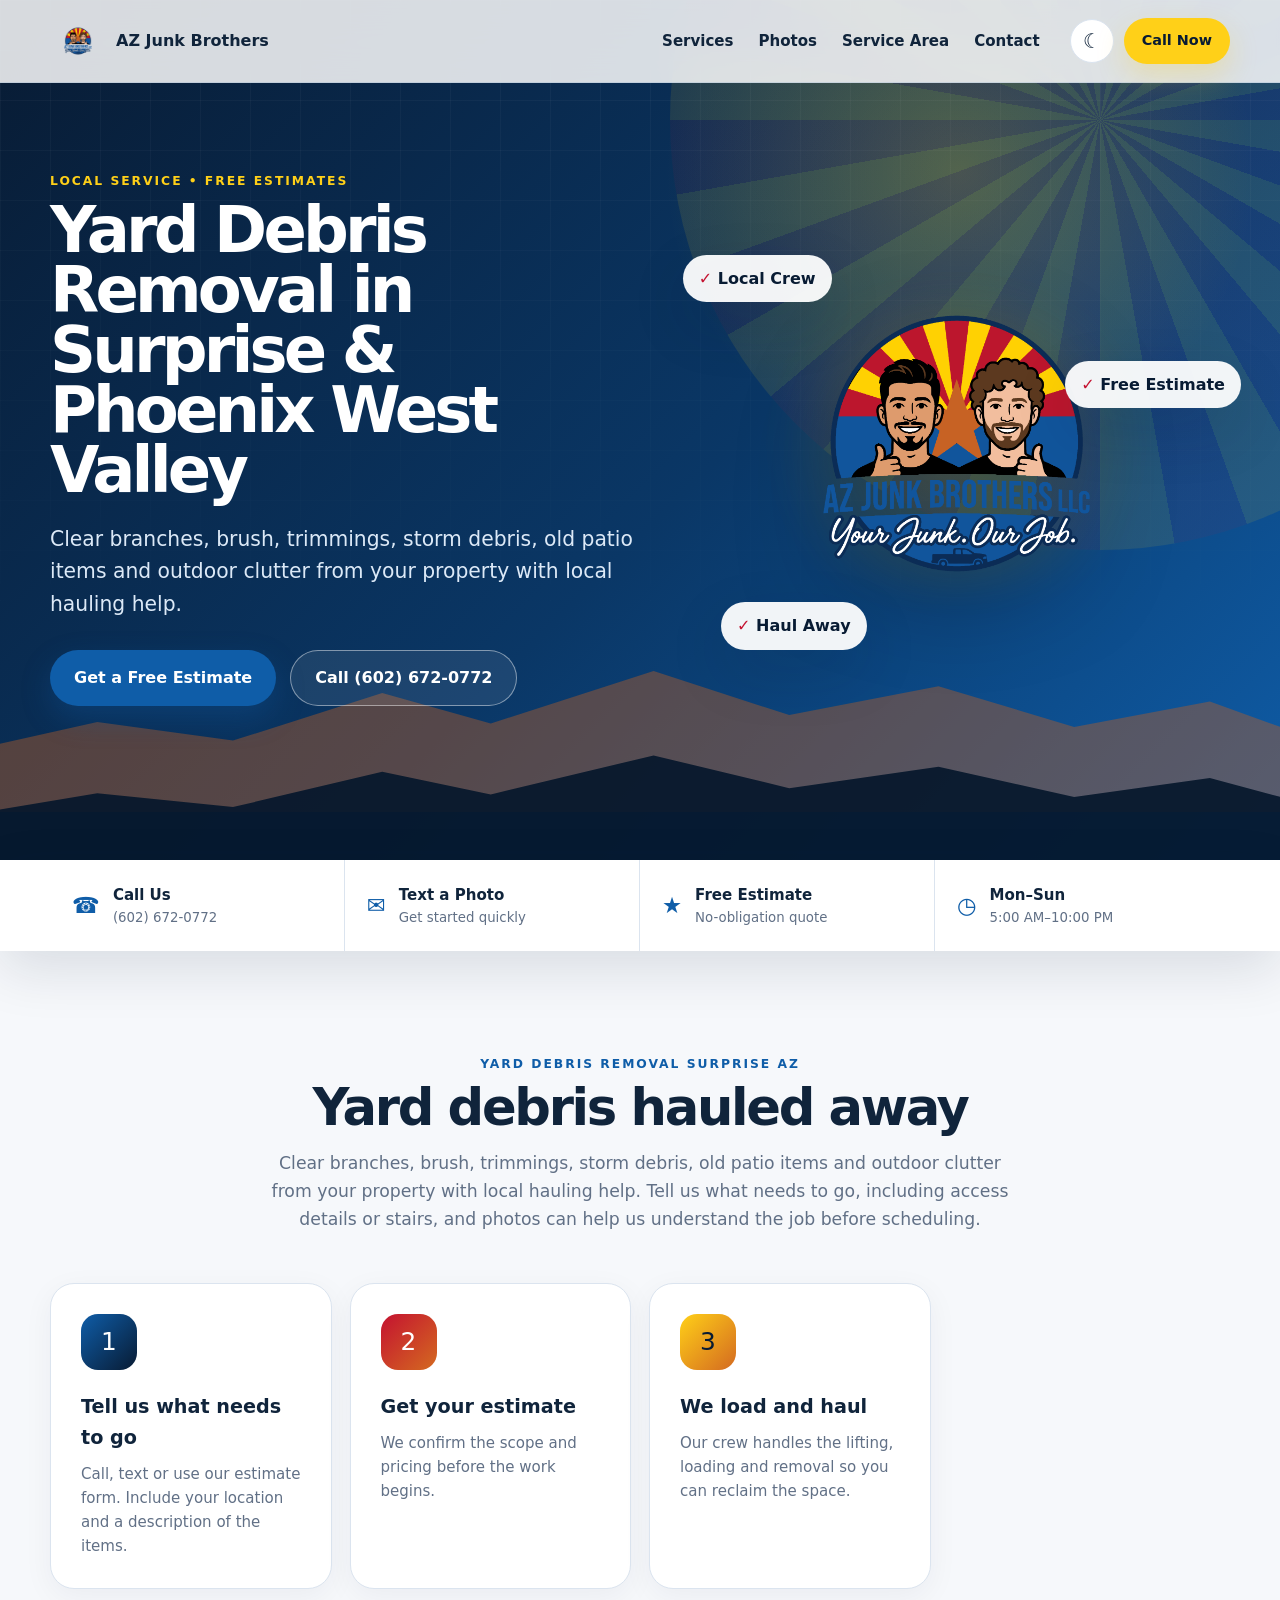
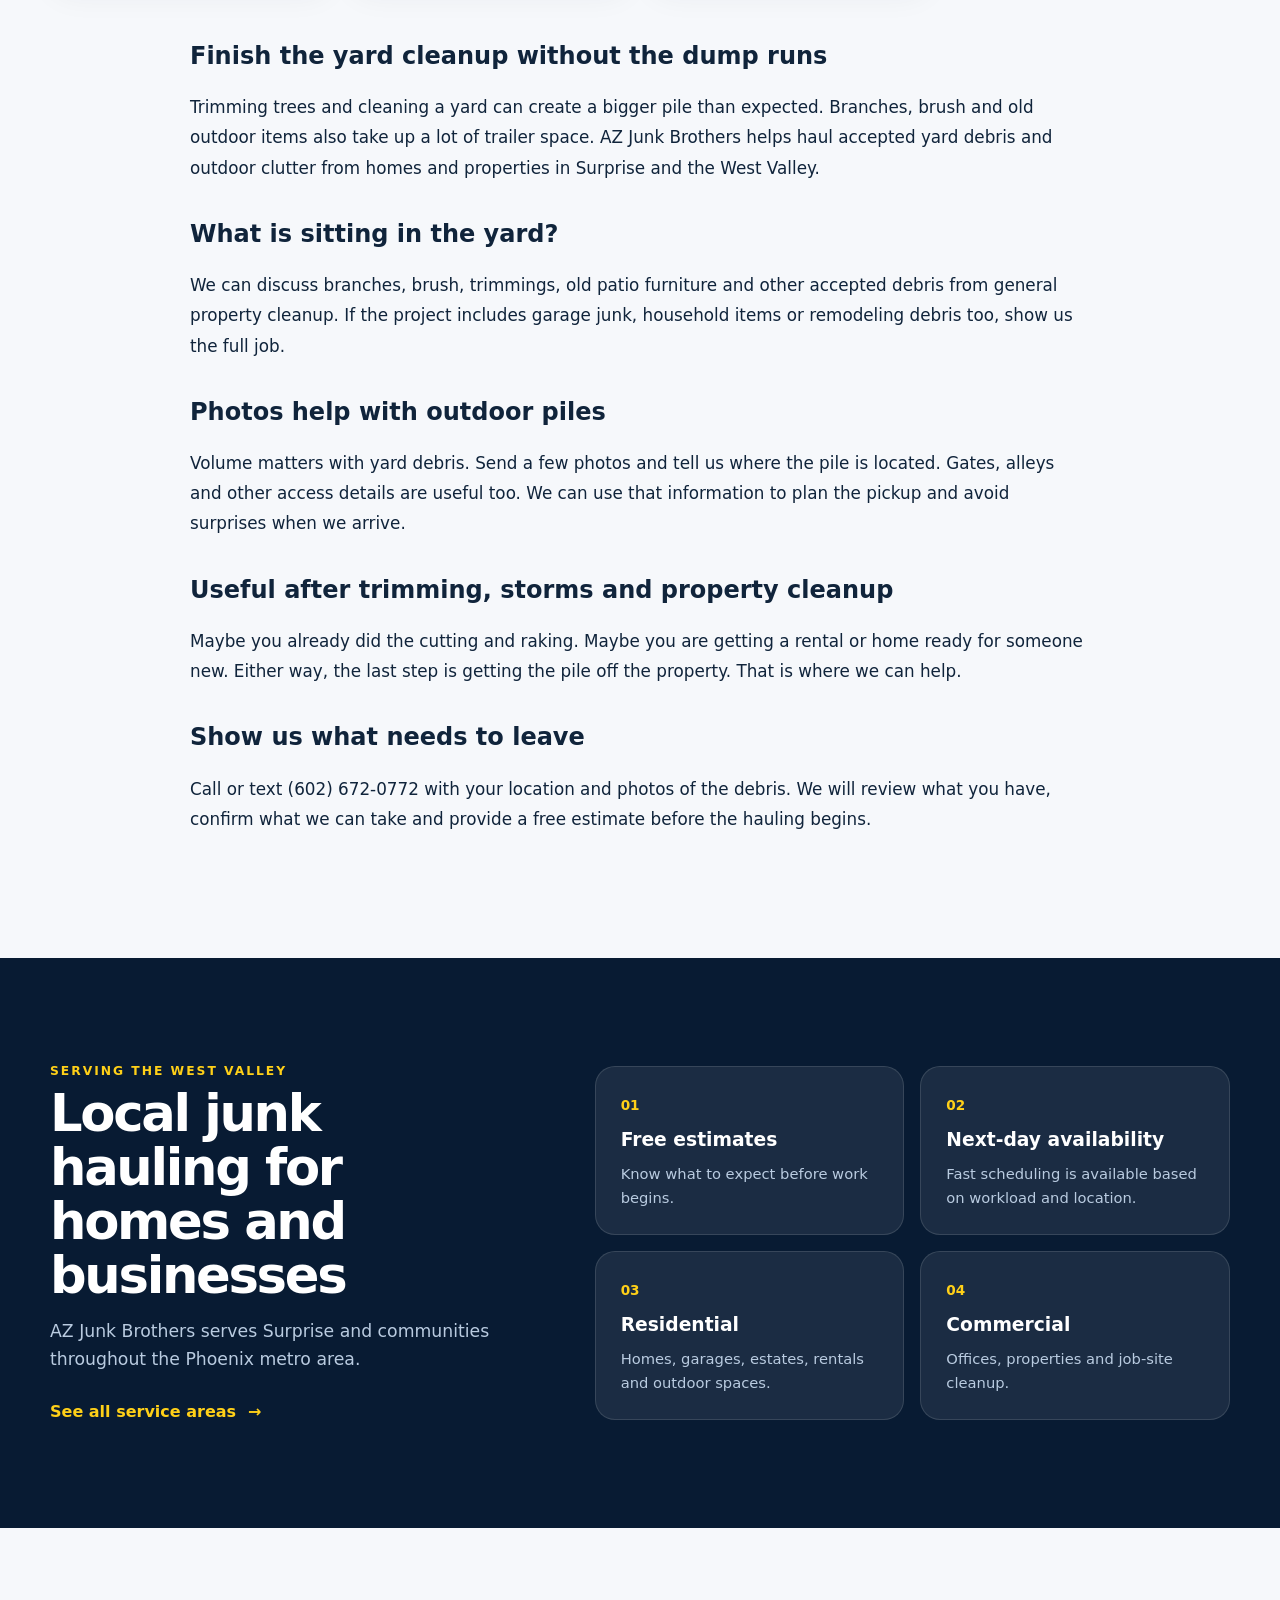
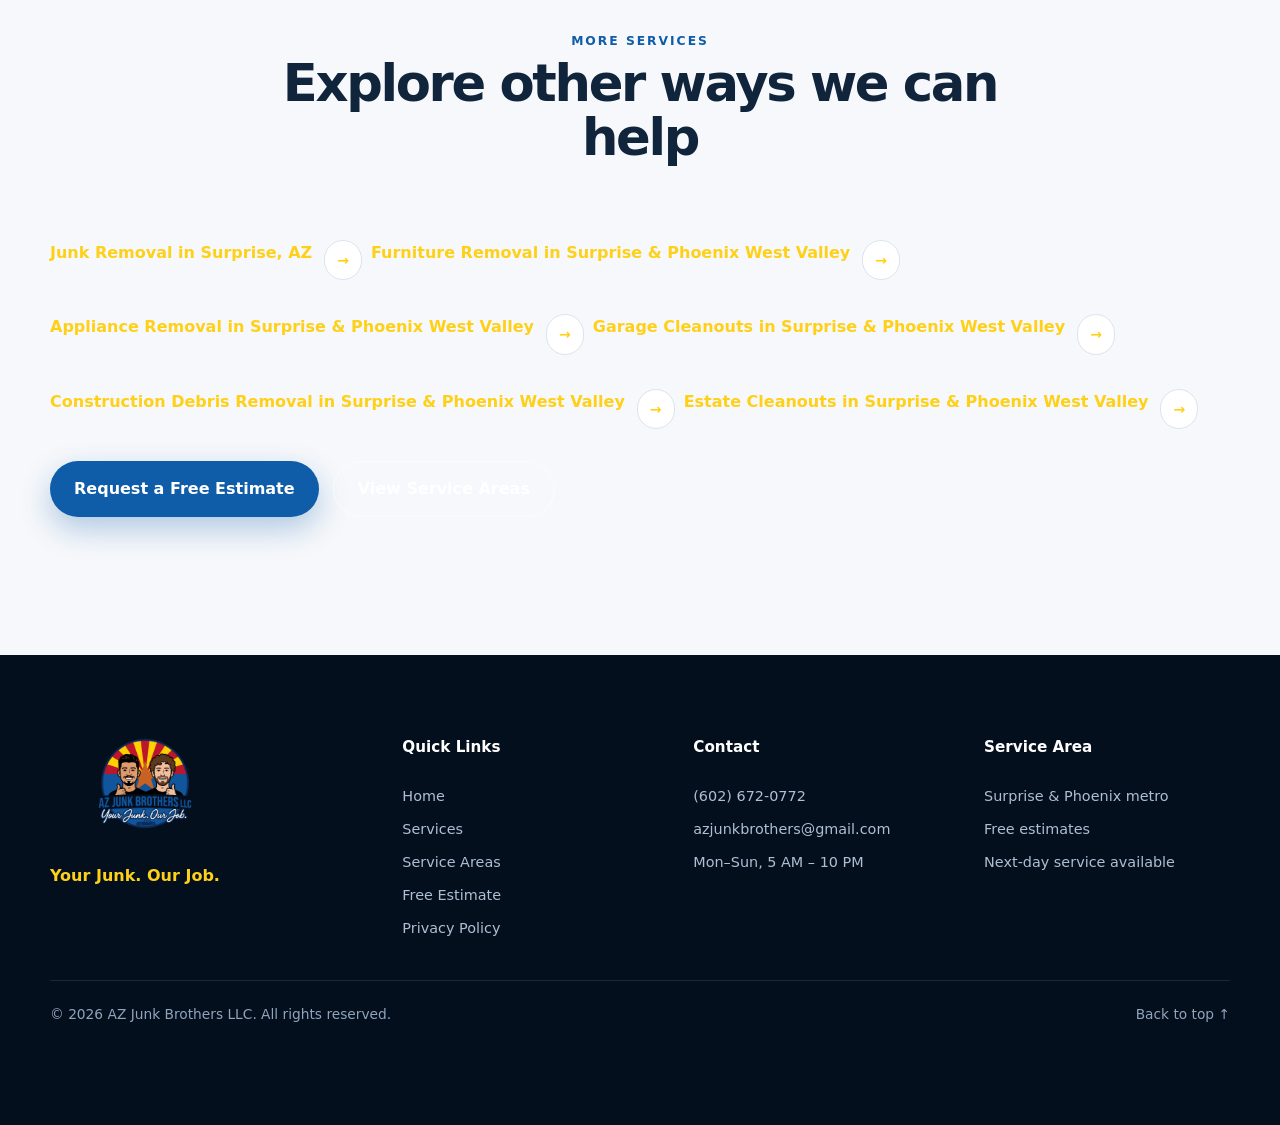
<file: yard-debris-removal.html>
<!DOCTYPE html>

<html lang="en"><head><meta charset="utf-8"/><meta content="width=device-width,initial-scale=1,viewport-fit=cover" name="viewport"/><meta content="#081b33" name="theme-color"/><title>Yard Debris Removal in Surprise &amp; Phoenix West Valley | AZ Junk Brothers LLC</title><meta content="Yard debris removal in Surprise and the Phoenix West Valley for branches, brush, trimmings, outdoor clutter and property cleanup. Free estimates." name="description"/><meta content="index,follow" name="robots"/><link href="https://junkbrosaz.com/yard-debris-removal" rel="canonical"/>
<link rel="icon" type="image/png" sizes="48x48" href="/favicon-48x48.png"/>
<link rel="icon" type="image/png" sizes="96x96" href="/favicon-96x96.png"/>
<link rel="icon" type="image/png" sizes="192x192" href="/favicon-192x192.png"/>
<link rel="icon" type="image/png" sizes="512x512" href="/favicon-512x512.png"/>
<link rel="icon" href="/favicon.ico" sizes="any"/>
<link rel="apple-touch-icon" sizes="180x180" href="/apple-touch-icon.png"/>
<link rel="manifest" href="/site.webmanifest"/><link as="image" href="assets/images/az-junk-brothers-logo.png" rel="preload"/><link href="/assets/css/styles.css?v=20260821-1" rel="stylesheet"/><meta content="website" property="og:type"/><meta content="Yard Debris Removal in Surprise &amp; Phoenix West Valley | AZ Junk Brothers LLC" property="og:title"/><meta content="Yard debris removal in Surprise and the Phoenix West Valley for branches, brush, trimmings, outdoor clutter and property cleanup. Free estimates." property="og:description"/><meta content="https://junkbrosaz.com/assets/images/az-junk-brothers-logo.png" property="og:image"/><meta content="https://junkbrosaz.com/yard-debris-removal" property="og:url"/></head><body><div aria-hidden="true" class="progress" id="progress"></div><header class="site-header" id="top"><div class="shell nav-shell"><a aria-label="AZ Junk Brothers home" class="brand" href="/#top"><img alt="AZ Junk Brothers LLC logo" src="assets/images/az-junk-brothers-logo.png"/><span>AZ Junk Brothers</span></a><button aria-controls="siteNav" aria-expanded="false" aria-label="Open navigation" class="menu-toggle" id="menuToggle"><span></span><span></span><span></span></button><nav aria-label="Primary navigation" class="site-nav" id="siteNav"><a href="/#services">Services</a><a href="/#gallery">Photos</a><a href="/service-areas">Service Area</a><a href="/#contact">Contact</a></nav><div class="nav-actions"><button aria-label="Switch color theme" class="theme-toggle" id="themeToggle" type="button"><span aria-hidden="true" class="theme-icon">☾</span></button><a class="button button-small button-gold" href="tel:+16026720772">Call Now</a></div></div></header><main><section class="hero"><div aria-hidden="true" class="hero-sunburst"></div><div aria-hidden="true" class="desert desert-back"></div><div aria-hidden="true" class="desert desert-front"></div><div class="shell hero-grid"><div class="hero-copy reveal"><div class="eyebrow">Local service • Free estimates</div><h1>Yard Debris Removal in Surprise &amp; Phoenix West Valley</h1><p class="hero-lead">Clear branches, brush, trimmings, storm debris, old patio items and outdoor clutter from your property with local hauling help.</p><div class="hero-actions"><a class="button button-primary" href="/#contact">Get a Free Estimate</a><a class="button button-ghost" href="tel:+16026720772">Call (602) 672-0772</a></div></div><div class="hero-visual reveal"><div class="logo-stage"><div class="logo-halo"></div><img alt="AZ Junk Brothers LLC junk removal service" src="assets/images/az-junk-brothers-logo.png"/></div><div class="floating-card card-one"><span>✓</span> Local Crew</div><div class="floating-card card-two"><span>✓</span> Free Estimate</div><div class="floating-card card-three"><span>✓</span> Haul Away</div></div></div></section><section class="quick-strip"><div class="shell quick-grid"><a href="tel:+16026720772"><span>☎</span><div><strong>Call Us</strong><small>(602) 672-0772</small></div></a><a href="sms:+16026720772"><span>✉</span><div><strong>Text a Photo</strong><small>Get started quickly</small></div></a><a href="/#contact"><span>★</span><div><strong>Free Estimate</strong><small>No-obligation quote</small></div></a><div><span>◷</span><div><strong>Mon–Sun</strong><small>5:00 AM–10:00 PM</small></div></div></div></section><section class="section"><div class="shell"><div class="section-heading reveal"><div class="eyebrow">yard debris removal Surprise AZ</div><h2>Yard debris hauled away</h2><p>Clear branches, brush, trimmings, storm debris, old patio items and outdoor clutter from your property with local hauling help. Tell us what needs to go, including access details or stairs, and photos can help us understand the job before scheduling.</p></div><div class="services-grid"><article class="service-card reveal"><div class="service-icon">1</div><h3>Tell us what needs to go</h3><p>Call, text or use our estimate form. Include your location and a description of the items.</p></article><article class="service-card reveal"><div class="service-icon">2</div><h3>Get your estimate</h3><p>We confirm the scope and pricing before the work begins.</p></article><article class="service-card reveal"><div class="service-icon">3</div><h3>We load and haul</h3><p>Our crew handles the lifting, loading and removal so you can reclaim the space.</p></article></div><div class="seo-story reveal" style="max-width:900px;margin:3rem auto 0;"><h2 style="margin-top:2rem;margin-bottom:.75rem;">Finish the yard cleanup without the dump runs</h2><p style="font-size:1.05rem;line-height:1.8;margin-bottom:1.25rem;">Trimming trees and cleaning a yard can create a bigger pile than expected. Branches, brush and old outdoor items also take up a lot of trailer space. AZ Junk Brothers helps haul accepted yard debris and outdoor clutter from homes and properties in Surprise and the West Valley.</p><h2 style="margin-top:2rem;margin-bottom:.75rem;">What is sitting in the yard?</h2><p style="font-size:1.05rem;line-height:1.8;margin-bottom:1.25rem;">We can discuss branches, brush, trimmings, old patio furniture and other accepted debris from general property cleanup. If the project includes garage junk, household items or remodeling debris too, show us the full job.</p><h2 style="margin-top:2rem;margin-bottom:.75rem;">Photos help with outdoor piles</h2><p style="font-size:1.05rem;line-height:1.8;margin-bottom:1.25rem;">Volume matters with yard debris. Send a few photos and tell us where the pile is located. Gates, alleys and other access details are useful too. We can use that information to plan the pickup and avoid surprises when we arrive.</p><h2 style="margin-top:2rem;margin-bottom:.75rem;">Useful after trimming, storms and property cleanup</h2><p style="font-size:1.05rem;line-height:1.8;margin-bottom:1.25rem;">Maybe you already did the cutting and raking. Maybe you are getting a rental or home ready for someone new. Either way, the last step is getting the pile off the property. That is where we can help.</p><h2 style="margin-top:2rem;margin-bottom:.75rem;">Show us what needs to leave</h2><p style="font-size:1.05rem;line-height:1.8;margin-bottom:1.25rem;">Call or text (602) 672-0772 with your location and photos of the debris. We will review what you have, confirm what we can take and provide a free estimate before the hauling begins.</p></div></div></section><section class="section section-dark why"><div class="shell why-grid"><div class="why-copy reveal"><div class="eyebrow eyebrow-gold">Serving the West Valley</div><h2>Local junk hauling for homes and businesses</h2><p>AZ Junk Brothers serves Surprise and communities throughout the Phoenix metro area.</p><a class="text-link" href="/service-areas">See all service areas <span>→</span></a></div><div class="benefit-grid"><div class="benefit reveal"><strong>01</strong><h3>Free estimates</h3><p>Know what to expect before work begins.</p></div><div class="benefit reveal"><strong>02</strong><h3>Next-day availability</h3><p>Fast scheduling is available based on workload and location.</p></div><div class="benefit reveal"><strong>03</strong><h3>Residential</h3><p>Homes, garages, estates, rentals and outdoor spaces.</p></div><div class="benefit reveal"><strong>04</strong><h3>Commercial</h3><p>Offices, properties and job-site cleanup.</p></div></div></div></section><section class="section"><div class="shell"><div class="section-heading reveal"><div class="eyebrow">More services</div><h2>Explore other ways we can help</h2></div><div class="city-cloud"><a class="text-link" href="/junk-removal-surprise-az">Junk Removal in Surprise, AZ <span>→</span></a><a class="text-link" href="/furniture-removal">Furniture Removal in Surprise &amp; Phoenix West Valley <span>→</span></a><a class="text-link" href="/appliance-removal">Appliance Removal in Surprise &amp; Phoenix West Valley <span>→</span></a><a class="text-link" href="/garage-cleanouts">Garage Cleanouts in Surprise &amp; Phoenix West Valley <span>→</span></a><a class="text-link" href="/construction-debris-removal">Construction Debris Removal in Surprise &amp; Phoenix West Valley <span>→</span></a><a class="text-link" href="/estate-cleanouts">Estate Cleanouts in Surprise &amp; Phoenix West Valley <span>→</span></a></div><div class="hero-actions" style="margin-top:2rem"><a class="button button-primary" href="/#contact">Request a Free Estimate</a><a class="button button-ghost" href="/service-areas">View Service Areas</a></div></div></section></main><footer class="site-footer"><div class="shell footer-grid"><div class="footer-brand"><img alt="AZ Junk Brothers LLC" src="assets/images/az-junk-brothers-logo.png"/><p>Your Junk. Our Job.</p></div><div><h3>Quick Links</h3><a href="/">Home</a><a href="/#services">Services</a><a href="/service-areas">Service Areas</a><a href="/#contact">Free Estimate</a><a href="/privacy-policy">Privacy Policy</a></div><div><h3>Contact</h3><a href="tel:+16026720772">(602) 672-0772</a><a href="mailto:azjunkbrothers@gmail.com">azjunkbrothers@gmail.com</a><span>Mon–Sun, 5 AM – 10 PM</span></div><div><h3>Service Area</h3><span>Surprise &amp; Phoenix metro</span><span>Free estimates</span><span>Next-day service available</span></div></div><div class="shell footer-bottom"><span>© <span id="year"></span> AZ Junk Brothers LLC. All rights reserved.</span><a href="#top">Back to top ↑</a></div></footer><div aria-label="Quick contact" class="mobile-bar"><a href="tel:+16026720772"><span>☎</span>Call</a><a href="sms:+16026720772"><span>✉</span>Text</a><a href="/#contact"><span>★</span>Estimate</a></div><script type="application/ld+json">{"@context":"https://schema.org","@type":"Service","name":"Yard Debris Removal in Surprise & Phoenix West Valley","description":"Yard debris removal in Surprise and the Phoenix West Valley for branches, brush, trimmings, outdoor clutter and property cleanup. Free estimates.","url":"https://junkbrosaz.com/yard-debris-removal","provider":{"@type":"LocalBusiness","name":"AZ Junk Brothers LLC","url":"https://junkbrosaz.com/","telephone":"+1-602-672-0772","areaServed":["Surprise","Peoria","Phoenix","Glendale","Goodyear","Sun City","Sun City West","Buckeye","Avondale","El Mirage","Litchfield Park"]},"serviceType":"Yard junk removal"}</script><script src="assets/js/script.js?v=20260801-1"></script></body></html>
</file>
<file: assets/css/styles.css>
:root{
  --navy:#081b33;--navy-2:#0d294b;--blue:#0f5da8;--blue-2:#2f7ab8;--red:#c41230;
  --gold:#ffd018;--orange:#d46a20;--paper:#f6f8fb;--white:#fff;--ink:#10243b;--muted:#617086;
  --card:#fff;--line:#dbe4ef;--shadow:0 22px 60px rgba(6,25,48,.14);--radius:24px;--radius-sm:15px;
  --header:82px;--max:1180px;
}
html[data-theme="dark"]{
  --paper:#07182e;--white:#0b203b;--ink:#f7fbff;--muted:#bdc9d8;--card:#0d294b;--line:#254563;
  --shadow:0 22px 60px rgba(0,0,0,.32);
}
*{box-sizing:border-box}
html{scroll-behavior:smooth;scroll-padding-top:96px}
body{margin:0;background:var(--paper);color:var(--ink);font-family:Inter,ui-sans-serif,system-ui,-apple-system,BlinkMacSystemFont,"Segoe UI",sans-serif;line-height:1.6}
body.nav-open{overflow:hidden}
img{max-width:100%;display:block}
a{color:inherit;text-decoration:none}
button,input,select,textarea{font:inherit}
button{cursor:pointer}
.shell{width:min(calc(100% - 40px),var(--max));margin-inline:auto}
.section{padding:104px 0}
.section-heading{max-width:760px;text-align:center;margin:0 auto 50px}
.section-heading h2,.why h2,.video-copy h2,.area-copy h2,.contact-copy h2{font-size:clamp(2rem,4vw,3.6rem);line-height:1.05;letter-spacing:-.045em;margin:.35rem 0 1rem}
.section-heading p,.hero-lead,.why-copy>p,.video-copy>p,.area-copy>p,.contact-copy>p{font-size:1.08rem;color:var(--muted);margin:0}
.eyebrow{text-transform:uppercase;letter-spacing:.16em;font-size:.77rem;font-weight:900;color:var(--blue)}
.eyebrow-gold{color:var(--gold)}
.progress{position:fixed;inset:0 auto auto 0;width:0;height:3px;background:linear-gradient(90deg,var(--gold),var(--red));z-index:1000}
.site-header{position:fixed;z-index:900;inset:0 0 auto;background:rgba(255,255,255,.84);backdrop-filter:blur(18px);border-bottom:1px solid rgba(15,93,168,.1);transition:.25s}
html[data-theme="dark"] .site-header{background:rgba(7,24,46,.86);border-color:rgba(255,255,255,.08)}
.site-header.scrolled{box-shadow:0 14px 30px rgba(6,25,48,.12)}
.nav-shell{height:var(--header);display:flex;align-items:center;gap:30px}
.brand{display:flex;align-items:center;gap:10px;font-weight:900;white-space:nowrap}
.brand img{width:56px;height:56px;object-fit:contain}
.brand span{font-size:1rem}
.site-nav{display:flex;gap:25px;margin-left:auto}
.site-nav a{font-weight:750;font-size:.94rem;position:relative}
.site-nav a:after{content:"";position:absolute;left:0;right:100%;bottom:-7px;height:2px;background:var(--gold);transition:.2s}
.site-nav a:hover:after{right:0}
.nav-actions{display:flex;align-items:center;gap:10px}
.theme-toggle{width:44px;height:44px;border-radius:50%;border:1px solid var(--line);background:var(--card);color:var(--ink);font-size:1.25rem}
.menu-toggle{display:none;border:0;background:none;padding:8px}
.menu-toggle span{display:block;width:26px;height:2px;background:var(--ink);margin:5px 0}
.button{display:inline-flex;align-items:center;justify-content:center;gap:8px;border:0;border-radius:999px;padding:14px 24px;font-weight:900;transition:transform .2s,box-shadow .2s,background .2s}
.button:hover{transform:translateY(-2px)}
.button-primary{background:var(--blue);color:#fff;box-shadow:0 12px 30px rgba(15,93,168,.3)}
.button-gold{background:var(--gold);color:var(--navy);box-shadow:0 12px 28px rgba(255,208,24,.25)}
.button-ghost{border:1px solid rgba(255,255,255,.45);color:#fff;background:rgba(255,255,255,.08)}
.button-small{padding:11px 18px;font-size:.9rem}
.button-full{width:100%}
.hero{min-height:860px;padding:calc(var(--header) + 65px) 0 90px;position:relative;overflow:hidden;background:
 radial-gradient(circle at 75% 20%,rgba(255,208,24,.22),transparent 25%),
 linear-gradient(135deg,#081b33 0%,#0a3766 55%,#0f5da8 100%);color:#fff}
.hero:before{content:"";position:absolute;inset:0;background-image:linear-gradient(rgba(255,255,255,.04) 1px,transparent 1px),linear-gradient(90deg,rgba(255,255,255,.04) 1px,transparent 1px);background-size:50px 50px;mask-image:linear-gradient(to bottom,#000,transparent 80%)}
.hero-grid{display:grid;grid-template-columns:1.04fr .96fr;gap:40px;align-items:center;position:relative;z-index:3}
.hero-copy{padding-top:25px}
.hero .eyebrow{color:var(--gold)}
.hero h1{font-size:clamp(2.4rem,5vw,4.5rem);line-height:.94;letter-spacing:-.06em;margin:.5rem 0 1.4rem;max-width:780px}
.hero h1 span{color:var(--gold)}
.hero-lead{color:#dce9f7;max-width:670px;font-size:clamp(1.05rem,2vw,1.27rem)}
.hero-actions{display:flex;gap:14px;flex-wrap:wrap;margin:30px 0 34px}
.trust-row{display:grid;grid-template-columns:repeat(3,1fr);max-width:610px;border-top:1px solid rgba(255,255,255,.18);padding-top:24px}
.trust-row div{display:flex;flex-direction:column}
.trust-row strong{font-size:1.2rem;color:#fff}
.trust-row span{color:#afc4dc;font-size:.88rem}
.hero-visual{position:relative;min-height:590px;display:grid;place-items:center}
.logo-stage{position:relative;width:min(100%,570px);animation:float 5s ease-in-out infinite}
.logo-stage img{position:relative;z-index:2;filter:drop-shadow(0 28px 45px rgba(0,0,0,.28))}
.logo-halo{position:absolute;inset:10%;border-radius:50%;background:radial-gradient(circle,var(--gold),transparent 68%);opacity:.3;filter:blur(18px)}
.floating-card{position:absolute;z-index:4;background:rgba(255,255,255,.94);color:var(--navy);font-weight:900;border-radius:999px;padding:11px 16px;box-shadow:var(--shadow);animation:float 4s ease-in-out infinite}
.floating-card span{color:var(--red)}
.card-one{left:0;top:18%}.card-two{right:-2%;top:36%;animation-delay:-1.5s}.card-three{left:7%;bottom:15%;animation-delay:-2.5s}
.hero-sunburst{position:absolute;right:-250px;top:-310px;width:860px;height:860px;border-radius:50%;background:repeating-conic-gradient(from -10deg,rgba(255,208,24,.18) 0deg 10deg,rgba(196,18,48,.12) 10deg 20deg);opacity:.55}
.desert{position:absolute;left:-3%;right:-3%;bottom:0;height:170px;clip-path:polygon(0 65%,10% 47%,20% 58%,31% 30%,39% 48%,51% 17%,61% 43%,72% 26%,82% 50%,92% 35%,100% 58%,100% 100%,0 100%)}
.desert-back{background:#b85e27;opacity:.43;bottom:48px}
.desert-front{background:#06172c;opacity:.92;height:126px}
.road{position:absolute;left:0;right:0;bottom:0;height:82px;background:#040e1b;z-index:2;overflow:hidden}
.road:after{content:"";position:absolute;left:0;right:0;top:43px;border-top:3px dashed rgba(255,255,255,.42)}
.truck-rig{position:absolute;left:-210px;bottom:5px;width:min(180px,14.5vw);z-index:3;animation:driveRig 18s linear infinite;will-change:left}
.truck-bounce{position:relative;z-index:2;transform-origin:62% 100%}
.truck-image{display:block;width:100%;height:auto;user-select:none;pointer-events:none;filter:drop-shadow(0 4px 3px rgba(0,0,0,.42))}
.spinning-wheel{position:absolute;z-index:4;height:auto;user-select:none;pointer-events:none;animation:wheelSpin .72s linear infinite;transform-origin:50% 50%;will-change:transform}

.truck-rear-wheel{left:47.24%;top:58.87%;width:8.29%}
.truck-front-wheel{left:85.90%;top:58.87%;width:8.29%}
.truck-dust{position:absolute;z-index:1;left:2%;bottom:5%;width:24px;height:14px;border-radius:50%;background:rgba(205,169,116,.52);filter:blur(3px);animation:dustPulse 1s ease-out infinite;will-change:opacity,transform}
.dust-two{left:-1%;bottom:9%;width:17px;height:11px;animation-delay:-.35s}
.dust-three{left:5%;bottom:1%;width:13px;height:8px;animation-delay:-.7s}
.scroll-cue{position:absolute;z-index:5;bottom:72px;left:50%;width:28px;height:45px;border:2px solid rgba(255,255,255,.4);border-radius:20px}
.scroll-cue span{position:absolute;width:4px;height:8px;border-radius:99px;background:#fff;left:10px;top:8px;animation:scroll 1.8s infinite}
.quick-strip{background:var(--card);box-shadow:0 18px 55px rgba(6,25,48,.12);position:relative;z-index:10}
.quick-grid{display:grid;grid-template-columns:repeat(4,1fr)}
.quick-grid>a,.quick-grid>div{display:flex;align-items:center;gap:13px;padding:23px 22px;border-right:1px solid var(--line)}
.quick-grid>:last-child{border-right:0}
.quick-grid span{font-size:1.4rem;color:var(--blue)}
.quick-grid div div,.quick-grid a div{display:flex;flex-direction:column}
.quick-grid strong{font-size:.94rem}.quick-grid small{color:var(--muted)}
.services-grid{display:grid;grid-template-columns:repeat(4,1fr);gap:18px}
.service-card{background:var(--card);border:1px solid var(--line);border-radius:var(--radius);padding:30px;min-height:245px;box-shadow:0 8px 30px rgba(8,27,51,.05);transition:.25s}
.service-card:hover{transform:translateY(-7px);box-shadow:var(--shadow);border-color:rgba(15,93,168,.32)}
.service-icon{width:56px;height:56px;border-radius:17px;display:grid;place-items:center;background:linear-gradient(135deg,var(--blue),var(--navy));color:#fff;font-size:1.55rem;margin-bottom:22px}
.service-card:nth-child(3n+2) .service-icon{background:linear-gradient(135deg,var(--red),var(--orange))}
.service-card:nth-child(3n) .service-icon{background:linear-gradient(135deg,var(--gold),var(--orange));color:var(--navy)}
.service-card h3{font-size:1.2rem;margin:0 0 8px}.service-card p{color:var(--muted);margin:0;font-size:.94rem}
.all-services{margin-top:26px;background:var(--card);border:1px solid var(--line);border-radius:var(--radius-sm);overflow:hidden}
.all-services summary{padding:18px 22px;font-weight:900;cursor:pointer}
.service-list{display:grid;grid-template-columns:repeat(4,1fr);gap:10px;padding:0 22px 22px}
.service-list span{background:var(--paper);padding:10px 12px;border-radius:10px;color:var(--muted);font-size:.9rem}
.section-dark{background:var(--navy);color:#fff}
.why-grid{display:grid;grid-template-columns:.85fr 1.15fr;gap:75px;align-items:center}
.why-copy>p{color:#b9cbe0}.text-link{display:inline-flex;gap:12px;color:var(--gold);font-weight:900;margin-top:25px}.text-link span{transition:.2s}.text-link:hover span{transform:translateX(6px)}
.benefit-grid{display:grid;grid-template-columns:repeat(2,1fr);gap:16px}
.benefit{background:rgba(255,255,255,.08);border:1px solid rgba(255,255,255,.12);border-radius:20px;padding:25px}
.benefit strong{color:var(--gold);font-size:.85rem}.benefit h3{margin:.45rem 0}.benefit p{margin:0;color:#b9cbe0;font-size:.92rem}
.process-grid{display:grid;grid-template-columns:repeat(3,1fr);gap:22px;position:relative}
.process-grid:before{content:"";position:absolute;left:16%;right:16%;top:34px;border-top:2px dashed var(--line)}
.process-step{text-align:center;position:relative}
.process-step>span{width:68px;height:68px;border-radius:50%;display:grid;place-items:center;margin:0 auto 22px;background:var(--blue);color:#fff;font-size:1.3rem;font-weight:900;box-shadow:0 0 0 10px var(--paper)}
.process-step h3{margin:0 0 8px}.process-step p{color:var(--muted);margin:0}
.gallery-section{background:linear-gradient(180deg,var(--paper),var(--card))}
.split-heading{max-width:none;text-align:left;display:grid;grid-template-columns:1fr .7fr;gap:50px;align-items:end}.split-heading p{padding-bottom:10px}
.gallery-grid{display:grid;grid-template-columns:repeat(3,1fr);grid-auto-rows:285px;gap:16px}
.gallery-item{position:relative;border:0;padding:0;border-radius:20px;overflow:hidden;background:var(--navy);box-shadow:var(--shadow)}
.gallery-item.wide{grid-column:span 2}
.gallery-item img{width:100%;height:100%;object-fit:cover;transition:.4s}
.gallery-item span{position:absolute;left:18px;bottom:16px;background:rgba(8,27,51,.88);color:#fff;padding:8px 12px;border-radius:999px;font-weight:900;font-size:.88rem}
.gallery-item:hover img{transform:scale(1.045)}
.video-grid{display:grid;grid-template-columns:.85fr 1.15fr;gap:60px;align-items:center}
.check-list{list-style:none;padding:0;margin:24px 0 0}.check-list li{margin:10px 0;padding-left:28px;position:relative}.check-list li:before{content:"✓";position:absolute;left:0;color:var(--blue);font-weight:900}
.video-placeholder{min-height:430px;border-radius:28px;background:
linear-gradient(135deg,rgba(8,27,51,.9),rgba(15,93,168,.7)),
url("../images/gallery-3.svg") center/cover;display:flex;flex-direction:column;justify-content:center;align-items:center;color:#fff;text-align:center;box-shadow:var(--shadow);padding:30px}
.play-button{width:86px;height:86px;border-radius:50%;display:grid;place-items:center;background:var(--gold);color:var(--navy);font-size:1.8rem;padding-left:5px;margin-bottom:20px;box-shadow:0 0 0 12px rgba(255,255,255,.14)}
.video-placeholder strong{font-size:1.3rem}.video-placeholder small{color:#d8e6f4;margin-top:5px}
.reviews{background:var(--card)}
.review-grid{display:grid;grid-template-columns:repeat(3,1fr);gap:20px}
.review{margin:0;border:1px solid var(--line);border-radius:var(--radius);padding:28px;background:var(--paper)}
.stars{color:#f4b400;letter-spacing:.12em}.review p{font-size:1.05rem}.review footer{color:var(--muted);font-size:.9rem}
.area-grid{display:grid;grid-template-columns:.9fr 1.1fr;gap:80px;align-items:center}
.area-map{min-height:470px;display:grid;place-items:center}
.state-shape{width:340px;height:410px;clip-path:polygon(10% 0,75% 0,76% 12%,82% 20%,84% 30%,93% 42%,91% 55%,100% 65%,98% 79%,87% 79%,83% 100%,20% 96%,10% 70%,0 61%,7% 42%);background:linear-gradient(145deg,var(--blue),var(--navy));position:relative;display:grid;place-items:center;filter:drop-shadow(0 28px 30px rgba(8,27,51,.25))}
.state-shape strong{font-size:8rem;color:rgba(255,255,255,.13)}
.pin{position:absolute;width:20px;height:20px;border-radius:50% 50% 50% 0;background:var(--gold);transform:rotate(-45deg);box-shadow:0 0 0 8px rgba(255,208,24,.2)}
.pin-one{left:42%;top:58%}.pin-two{left:58%;top:48%}.pin-three{left:32%;top:42%}
.city-cloud{display:flex;flex-wrap:wrap;gap:9px;margin-top:25px}.city-cloud span{border:1px solid var(--line);background:var(--card);padding:8px 12px;border-radius:999px;font-weight:750;font-size:.88rem}
.area-note{font-size:.9rem!important;margin-top:18px!important}
.faq-list{max-width:900px;margin:auto;display:grid;gap:12px}
.faq{background:var(--card);border:1px solid var(--line);border-radius:15px;padding:0 20px}
.faq summary{padding:18px 32px 18px 0;font-weight:900;cursor:pointer;position:relative}.faq summary:after{content:"+";position:absolute;right:4px;font-size:1.4rem;color:var(--blue)}.faq[open] summary:after{content:"–"}
.faq p{color:var(--muted);margin:0;padding:0 30px 18px 0}
.contact-section{background:linear-gradient(135deg,var(--navy),#0b447d);color:#fff}
.contact-grid{display:grid;grid-template-columns:.85fr 1.15fr;gap:60px;align-items:start}
.contact-copy>p{color:#c8d8e9}
.contact-cards{display:grid;gap:12px;margin-top:30px}
.contact-cards>a,.contact-cards>div{display:flex;align-items:center;gap:14px;padding:16px;border:1px solid rgba(255,255,255,.14);border-radius:15px;background:rgba(255,255,255,.07)}
.contact-cards span{font-size:1.3rem;color:var(--gold)}.contact-cards div div{display:flex;flex-direction:column}.contact-cards small{color:#b9cbe0}.contact-cards strong{font-size:.95rem;word-break:break-word}
.estimate-form{background:var(--card);color:var(--ink);border-radius:28px;padding:32px;box-shadow:0 25px 70px rgba(0,0,0,.28)}
.form-row{display:grid;grid-template-columns:repeat(2,1fr);gap:15px}
.estimate-form label{display:grid;gap:7px;font-weight:800;font-size:.88rem;margin-bottom:15px}
.estimate-form input,.estimate-form select,.estimate-form textarea{width:100%;border:1px solid var(--line);background:var(--paper);color:var(--ink);border-radius:12px;padding:13px 14px;outline:none}
.estimate-form input:focus,.estimate-form select:focus,.estimate-form textarea:focus{border-color:var(--blue);box-shadow:0 0 0 3px rgba(15,93,168,.15)}
.consent{grid-template-columns:auto 1fr!important;align-items:start;font-weight:500!important}.consent input{width:auto;margin-top:5px}.form-note{font-size:.75rem;color:var(--muted);margin:14px 0 0}.form-note code{background:var(--paper);padding:2px 5px;border-radius:5px}
.site-footer{background:#040f1e;color:#d8e6f4;padding:65px 0 100px}
.footer-grid{display:grid;grid-template-columns:1.25fr repeat(3,1fr);gap:45px}
.footer-brand img{width:190px}.footer-brand p{font-weight:900;color:var(--gold)}
.footer-grid h3{font-size:.95rem;color:#fff}.footer-grid>div:not(:first-child){display:flex;flex-direction:column;gap:10px}.footer-grid a,.footer-grid span{font-size:.9rem;color:#aebfd2}
.footer-bottom{margin-top:40px;padding-top:22px;border-top:1px solid rgba(255,255,255,.1);display:flex;justify-content:space-between;font-size:.86rem;color:#8fa4bb}
.mobile-bar{display:none}
.lightbox{border:0;padding:0;background:rgba(4,15,30,.96);width:100vw;max-width:none;height:100vh;max-height:none}
.lightbox::backdrop{background:rgba(0,0,0,.82)}.lightbox img{max-width:min(1100px,90vw);max-height:78vh;margin:7vh auto 0;border-radius:18px}.lightbox p{color:#fff;text-align:center;font-weight:900}.lightbox-close{position:fixed;right:24px;top:18px;border:0;background:#fff;color:#081b33;width:46px;height:46px;border-radius:50%;font-size:1.8rem}
.reveal{opacity:0;transform:translateY(26px);transition:opacity .7s ease,transform .7s ease}.reveal.visible{opacity:1;transform:none}
@keyframes float{50%{transform:translateY(-12px)}}@keyframes driveRig{to{left:calc(100% + 30px)}}@keyframes wheelSpin{to{transform:rotate(360deg)}}@keyframes dustPulse{0%{opacity:0;transform:translate(25px,0) scale(.45)}35%{opacity:.55}100%{opacity:0;transform:translate(-55px,-10px) scale(1.7)}}@keyframes scroll{0%{opacity:0;transform:translateY(0)}40%{opacity:1}100%{opacity:0;transform:translateY(16px)}}
@media(max-width:980px){
  .site-nav{position:fixed;inset:var(--header) 0 auto;background:var(--card);padding:24px;display:none;flex-direction:column;border-bottom:1px solid var(--line);box-shadow:var(--shadow)}
  .site-nav.open{display:flex}.menu-toggle{display:block;margin-left:auto}.nav-actions .button{display:none}
  .hero-grid,.why-grid,.video-grid,.area-grid,.contact-grid{grid-template-columns:1fr}.hero{min-height:auto}.hero-copy{text-align:center}.hero-lead,.trust-row{margin-inline:auto}.hero-actions{justify-content:center}
  .hero-visual{min-height:490px}.services-grid{grid-template-columns:repeat(2,1fr)}.quick-grid{grid-template-columns:repeat(2,1fr)}
  .quick-grid>:nth-child(2){border-right:0}.service-list{grid-template-columns:repeat(2,1fr)}
  .why-grid,.video-grid,.area-grid,.contact-grid{gap:45px}.split-heading{grid-template-columns:1fr;gap:10px}.gallery-grid{grid-template-columns:repeat(2,1fr)}.gallery-item.wide{grid-column:span 1}
  .review-grid{grid-template-columns:1fr}.footer-grid{grid-template-columns:repeat(2,1fr)}
}
@media(max-width:640px){
  :root{--header:72px}.shell{width:min(calc(100% - 28px),var(--max))}.section{padding:74px 0}.brand img{width:48px;height:48px}.brand span{display:none}
  .hero{padding-top:calc(var(--header) + 45px);padding-bottom:70px}.hero h1{font-size:clamp(2.2rem,11vw,3.5rem)}.hero-visual{min-height:390px}.truck-rig{width:130px;left:-150px;bottom:7px}
  .floating-card{font-size:.75rem;padding:8px 10px}.card-one{left:0}.card-two{right:0}.card-three{bottom:11%}
  .trust-row{grid-template-columns:1fr;gap:12px;border-top:0}.trust-row div{background:rgba(255,255,255,.07);border:1px solid rgba(255,255,255,.1);border-radius:12px;padding:10px}
  .scroll-cue{display:none}.quick-grid{grid-template-columns:1fr 1fr}.quick-grid>a,.quick-grid>div{padding:16px 10px;gap:8px}.quick-grid small{font-size:.72rem}
  .services-grid,.benefit-grid,.process-grid,.gallery-grid,.service-list,.footer-grid{grid-template-columns:1fr}.process-grid:before{display:none}
  .gallery-grid{grid-auto-rows:240px}.form-row{grid-template-columns:1fr}.estimate-form{padding:22px}.state-shape{transform:scale(.82)}
  .footer-bottom{flex-direction:column;gap:8px}.site-footer{padding-bottom:100px}
  .mobile-bar{position:fixed;z-index:850;left:0;right:0;bottom:0;height:66px;background:rgba(4,15,30,.96);display:grid;grid-template-columns:repeat(3,1fr);border-top:1px solid rgba(255,255,255,.12);padding-bottom:env(safe-area-inset-bottom)}
  .mobile-bar a{display:flex;flex-direction:column;align-items:center;justify-content:center;color:#fff;font-size:.76rem;font-weight:900}.mobile-bar span{color:var(--gold);font-size:1.1rem}
}
@media(prefers-reduced-motion:reduce){*{scroll-behavior:auto!important;animation:none!important;transition:none!important}.reveal{opacity:1;transform:none}}


/* Live service galleries */
.service-gallery-grid{display:grid;grid-template-columns:repeat(4,1fr);gap:18px}
.service-gallery-card{position:relative;min-height:245px;padding:0;border:0;border-radius:20px;overflow:hidden;background:var(--navy);box-shadow:0 12px 34px rgba(8,27,51,.12);text-align:left;transition:transform .25s,box-shadow .25s}
.service-gallery-card:hover{transform:translateY(-6px);box-shadow:var(--shadow)}
.service-gallery-card img{width:100%;height:100%;min-height:245px;object-fit:cover;transition:transform .4s}
.service-gallery-card:hover img{transform:scale(1.055)}
.gallery-card-overlay{position:absolute;inset:auto 0 0;padding:54px 18px 18px;background:linear-gradient(transparent,rgba(4,15,30,.95));color:#fff;display:flex;flex-direction:column}
.gallery-card-overlay strong{font-size:1.05rem}.gallery-card-overlay small{color:#d6e4f3;font-weight:750}
.photo-count{position:absolute;top:13px;right:13px;background:rgba(255,255,255,.94);color:var(--navy);border-radius:999px;padding:6px 10px;font-size:.74rem;font-weight:900}
body.gallery-open{overflow:hidden}
.gallery-dialog{width:100vw;max-width:none;height:100vh;max-height:none;border:0;padding:0;background:rgba(2,10,20,.86);backdrop-filter:blur(12px)}
.gallery-dialog::backdrop{background:rgba(0,0,0,.72)}
.gallery-dialog-shell{width:min(1180px,calc(100% - 34px));height:min(900px,calc(100vh - 34px));margin:17px auto;background:var(--card);color:var(--ink);border-radius:26px;overflow:hidden;display:grid;grid-template-rows:auto 1fr auto;box-shadow:0 35px 100px rgba(0,0,0,.5)}
.gallery-dialog-header{display:flex;align-items:center;justify-content:space-between;padding:18px 22px;border-bottom:1px solid var(--line)}
.gallery-dialog-header h2{margin:2px 0 0;font-size:clamp(1.35rem,3vw,2rem);line-height:1}.dialog-eyebrow{color:var(--blue);font-size:.7rem;letter-spacing:.14em;text-transform:uppercase;font-weight:900}
.gallery-dialog-close{width:44px;height:44px;border:0;border-radius:50%;background:var(--paper);color:var(--ink);font-size:1.8rem;line-height:1}
.gallery-viewer{min-height:0;display:grid;grid-template-columns:64px 1fr 64px;align-items:center;background:#020b16;padding:14px}
.gallery-viewer figure{height:100%;min-height:0;margin:0;display:grid;grid-template-rows:1fr auto;place-items:center}
.gallery-viewer figure>img{max-width:100%;max-height:calc(100vh - 255px);width:auto;height:auto;object-fit:contain;border-radius:12px}
.gallery-viewer figcaption{width:100%;padding:10px 8px 0;color:#fff;display:flex;justify-content:space-between;font-size:.84rem}
.gallery-arrow{width:48px;height:48px;border:1px solid rgba(255,255,255,.2);border-radius:50%;background:rgba(255,255,255,.1);color:#fff;font-size:2rem;display:grid;place-items:center}
.gallery-arrow:hover{background:var(--gold);color:var(--navy)}
.gallery-thumbnails{display:flex;gap:10px;overflow-x:auto;padding:14px 18px;background:var(--card);border-top:1px solid var(--line)}
.gallery-thumbnails button{flex:0 0 104px;height:72px;padding:3px;border:2px solid transparent;border-radius:10px;background:var(--paper);overflow:hidden}
.gallery-thumbnails button.active{border-color:var(--gold)}
.gallery-thumbnails img{width:100%;height:100%;object-fit:cover;border-radius:6px}
@media(max-width:980px){.service-gallery-grid{grid-template-columns:repeat(3,1fr)}}
@media(max-width:700px){.service-gallery-grid{grid-template-columns:repeat(2,1fr)}.service-gallery-card,.service-gallery-card img{min-height:205px}.gallery-dialog-shell{width:100%;height:100%;margin:0;border-radius:0}.gallery-viewer{grid-template-columns:42px 1fr 42px;padding:8px}.gallery-arrow{width:36px;height:36px;font-size:1.5rem}.gallery-viewer figure>img{max-height:calc(100vh - 235px)}.gallery-thumbnails button{flex-basis:82px;height:60px}}
@media(max-width:430px){.service-gallery-grid{grid-template-columns:1fr}.service-gallery-card,.service-gallery-card img{min-height:230px}}

/* Premium automatic service gallery */
.gallery-section{background:linear-gradient(180deg,#f7f9fc 0%,#fff 100%);position:relative;overflow:hidden}
.gallery-section:before{content:"";position:absolute;width:420px;height:420px;border-radius:50%;background:radial-gradient(circle,rgba(214,166,55,.12),transparent 68%);right:-160px;top:-180px;pointer-events:none}
.gallery-heading{max-width:780px;margin:0 auto 36px;text-align:center;position:relative}
.gallery-heading h2{margin:.45rem 0 .75rem;font-size:clamp(2.15rem,5vw,3.65rem);line-height:1.02;color:var(--navy)}
.gallery-heading p{max-width:650px;margin:0 auto;color:var(--muted);font-size:1.04rem}
/* Services gallery carousel */
.gallery-carousel{
  position:relative;
  display:grid;
  grid-template-columns:52px minmax(0,1fr) 52px;
  align-items:center;
  gap:16px;
  width:100%;
  margin:40px auto 18px;
}
.gallery-category-grid{
  display:grid;
  grid-auto-flow:column;
  grid-auto-columns:calc((100% - 48px)/3);
  gap:24px;
  width:100%;
  overflow-x:auto;
  overscroll-behavior-inline:contain;
  scroll-snap-type:inline mandatory;
  scroll-behavior:smooth;
  padding:12px 4px 28px;
  scrollbar-width:none;
}
.gallery-category-grid::-webkit-scrollbar{display:none}
.gallery-category-card{
  width:100%;
  min-width:0;
  max-width:none;
  scroll-snap-align:start;
  border:1px solid rgba(13,37,67,.09);
  border-radius:22px;
  overflow:hidden;
  background:#fff;
  box-shadow:0 12px 38px rgba(15,36,63,.09);
  transition:transform .25s ease,box-shadow .25s ease;
}
.gallery-category-card:hover{
  transform:translateY(-7px);
  box-shadow:0 22px 55px rgba(15,36,63,.18);
}
.gallery-category-media{
  display:block;
  position:relative;
  height:230px;
  overflow:hidden;
  background:#0d2543;
}
.gallery-category-media img{
  width:100%;
  height:100%;
  object-fit:cover;
  transition:transform .4s ease;
}
.gallery-category-card:hover .gallery-category-media img{transform:scale(1.05)}
.gallery-category-copy{
  display:grid;
  grid-template-columns:auto 1fr auto;
  align-items:center;
  gap:12px;
  padding:18px;
  text-align:left;
}
.gallery-carousel-arrow{
  width:48px;
  height:48px;
  display:grid;
  place-items:center;
  padding:0 0 4px;
  border:1px solid rgba(13,37,67,.12);
  border-radius:50%;
  background:#fff;
  color:var(--navy);
  font-size:2rem;
  line-height:1;
  box-shadow:0 10px 30px rgba(15,36,63,.12);
  transition:transform .2s ease,background .2s ease,opacity .2s ease;
}
.gallery-carousel-arrow:hover:not(:disabled){transform:scale(1.06);background:var(--gold)}
.gallery-carousel-arrow:disabled{opacity:.3;cursor:default;transform:none}
.gallery-carousel-dots{
  display:flex;
  justify-content:center;
  flex-wrap:wrap;
  gap:8px;
  min-height:12px;
  margin-bottom:8px;
}
.gallery-carousel-dot{
  width:9px;
  height:9px;
  padding:0;
  border:0;
  border-radius:50%;
  background:#b7c1cc;
  transition:width .2s ease,background .2s ease;
}
.gallery-carousel-dot.active{width:26px;border-radius:999px;background:var(--gold)}
.gallery-carousel-dot:focus-visible,.gallery-carousel-arrow:focus-visible{outline:3px solid rgba(15,93,168,.35);outline-offset:3px}
[data-theme="dark"] .gallery-carousel-arrow{background:#112a44;color:#fff;border-color:rgba(255,255,255,.1)}
@media(max-width:950px){
  .gallery-category-grid{grid-auto-columns:calc((100% - 24px)/2)}
}
@media(max-width:680px){
  .gallery-carousel{grid-template-columns:1fr;gap:0}
  .gallery-category-grid{grid-auto-columns:86%;padding-inline:7%}
  .gallery-carousel-arrow{display:none}
  .gallery-category-media{height:220px}
}
.gallery-loading-card{grid-column:1/-1;padding:34px;border:1px dashed rgba(13,37,67,.2);border-radius:18px;text-align:center;background:#fff;color:#657587}
.gallery-trust-strip{margin-top:30px;padding:18px 24px;border-radius:18px;background:#0d2a4c;color:#fff;display:grid;grid-template-columns:repeat(4,1fr);gap:14px;box-shadow:0 15px 40px rgba(7,27,50,.18)}
.gallery-trust-strip span{display:flex;align-items:center;justify-content:center;gap:8px;font-size:.89rem;font-weight:800;text-align:center}
.gallery-trust-strip b{color:#e2b74d;font-size:1.05rem}
[data-theme="dark"] .gallery-section{background:linear-gradient(180deg,#08192c,#0d2239)}
[data-theme="dark"] .gallery-heading h2{color:#fff}
[data-theme="dark"] .gallery-category-card{background:#112a44;color:#fff;border-color:rgba(255,255,255,.08)}
[data-theme="dark"] .gallery-category-copy small{color:#a9b8c7}
[data-theme="dark"] .gallery-loading-card{background:#112a44;color:#c3cfdb;border-color:rgba(255,255,255,.15)}

@media(max-width:760px){.gallery-trust-strip{grid-template-columns:repeat(2,1fr)}}
@media(max-width:480px){.gallery-trust-strip{grid-template-columns:1fr}.gallery-trust-strip span{justify-content:flex-start}}
.video-wrapper {
  max-width: 1000px;
  margin: 0 auto;
  overflow: hidden;
  border-radius: 28px;
  box-shadow: var(--shadow);
  background: var(--navy);
}

.before-after-video {
  display: block;
  width: 100%;
  height: auto;
  max-height: 650px;
  object-fit: contain;
  background: #000;
}

/* Accepted payment methods */
.payment-options{margin-top:26px;padding:20px;border:1px solid rgba(255,255,255,.15);border-radius:18px;background:rgba(255,255,255,.07)}
.payment-label{display:block;margin-bottom:12px;color:var(--gold);font-size:.78rem;font-weight:900;letter-spacing:.12em;text-transform:uppercase}
.payment-methods{display:flex;flex-wrap:wrap;gap:9px}
.payment-methods span{padding:8px 12px;border-radius:999px;background:rgba(255,255,255,.12);color:#fff;font-size:.86rem;font-weight:800}
.payment-options small{display:block;margin-top:13px;color:#b9cbe0}



/* Single-folder dynamic photo carousel */
.photo-carousel{
  position:relative;
  display:grid;
  grid-template-columns:56px minmax(0,760px) 56px;
  justify-content:center;
  align-items:center;
  gap:18px;
  width:100%;
  margin:38px auto 16px;
}
.photo-carousel-stage{
  position:relative;
  display:block;
  width:100%;
  aspect-ratio:16/10;
  padding:0;
  overflow:hidden;
  border:0;
  border-radius:26px;
  background:#07182e;
  box-shadow:0 20px 55px rgba(8,27,51,.18);
  cursor:pointer;
}
.photo-carousel-stage img{
  width:100%;
  height:100%;
  object-fit:cover;
  transition:transform .45s ease,opacity .2s ease;
}
.photo-carousel-stage:hover img{transform:scale(1.025)}
.photo-carousel-overlay{
  position:absolute;
  inset:auto 0 0;
  display:flex;
  align-items:flex-end;
  justify-content:space-between;
  gap:18px;
  padding:55px 24px 22px;
  color:#fff;
  text-align:left;
  background:linear-gradient(transparent,rgba(3,13,25,.9));
}
.photo-carousel-overlay strong{font-size:clamp(1.05rem,2.2vw,1.4rem)}
.photo-carousel-overlay small{white-space:nowrap;color:#dce8f4;font-weight:800}
.photo-carousel-arrow{
  width:52px;
  height:52px;
  display:grid;
  place-items:center;
  padding:0 0 4px;
  border:1px solid rgba(13,37,67,.14);
  border-radius:50%;
  background:var(--card);
  color:var(--ink);
  font-size:2.1rem;
  line-height:1;
  box-shadow:0 10px 30px rgba(15,36,63,.12);
  transition:transform .2s ease,background .2s ease,opacity .2s ease;
}
.photo-carousel-arrow:hover:not(:disabled){transform:scale(1.07);background:var(--gold);color:var(--navy)}
.photo-carousel-arrow:disabled{opacity:.3;cursor:default}
.photo-carousel-dots{
  display:flex;
  justify-content:center;
  flex-wrap:wrap;
  gap:8px;
  min-height:12px;
  margin:0 auto 8px;
}
.photo-carousel-dot{
  width:9px;
  height:9px;
  padding:0;
  border:0;
  border-radius:50%;
  background:#b7c1cc;
  transition:width .2s ease,background .2s ease;
}
.photo-carousel-dot.active{width:27px;border-radius:999px;background:var(--gold)}
.photo-carousel-stage:focus-visible,.photo-carousel-arrow:focus-visible,.photo-carousel-dot:focus-visible{
  outline:3px solid rgba(15,93,168,.38);
  outline-offset:4px;
}
[data-theme="dark"] .photo-carousel-arrow{border-color:rgba(255,255,255,.12)}
@media(max-width:760px){
  .photo-carousel{grid-template-columns:42px minmax(0,1fr) 42px;gap:8px}
  .photo-carousel-arrow{width:40px;height:40px;font-size:1.65rem}
  .photo-carousel-stage{aspect-ratio:4/3;border-radius:20px}
  .photo-carousel-overlay{padding:45px 16px 15px;display:block}
  .photo-carousel-overlay small{display:block;margin-top:3px}
}
@media(max-width:480px){
  .photo-carousel{grid-template-columns:1fr;margin-top:28px}
  .photo-carousel-arrow{position:absolute;z-index:3;top:50%;transform:translateY(-50%);background:rgba(255,255,255,.9)}
  .photo-carousel-arrow:hover:not(:disabled){transform:translateY(-50%) scale(1.05)}
  .photo-carousel-prev{left:9px}
  .photo-carousel-next{right:9px}
  .photo-carousel-stage{aspect-ratio:1/1}
}
</file>
